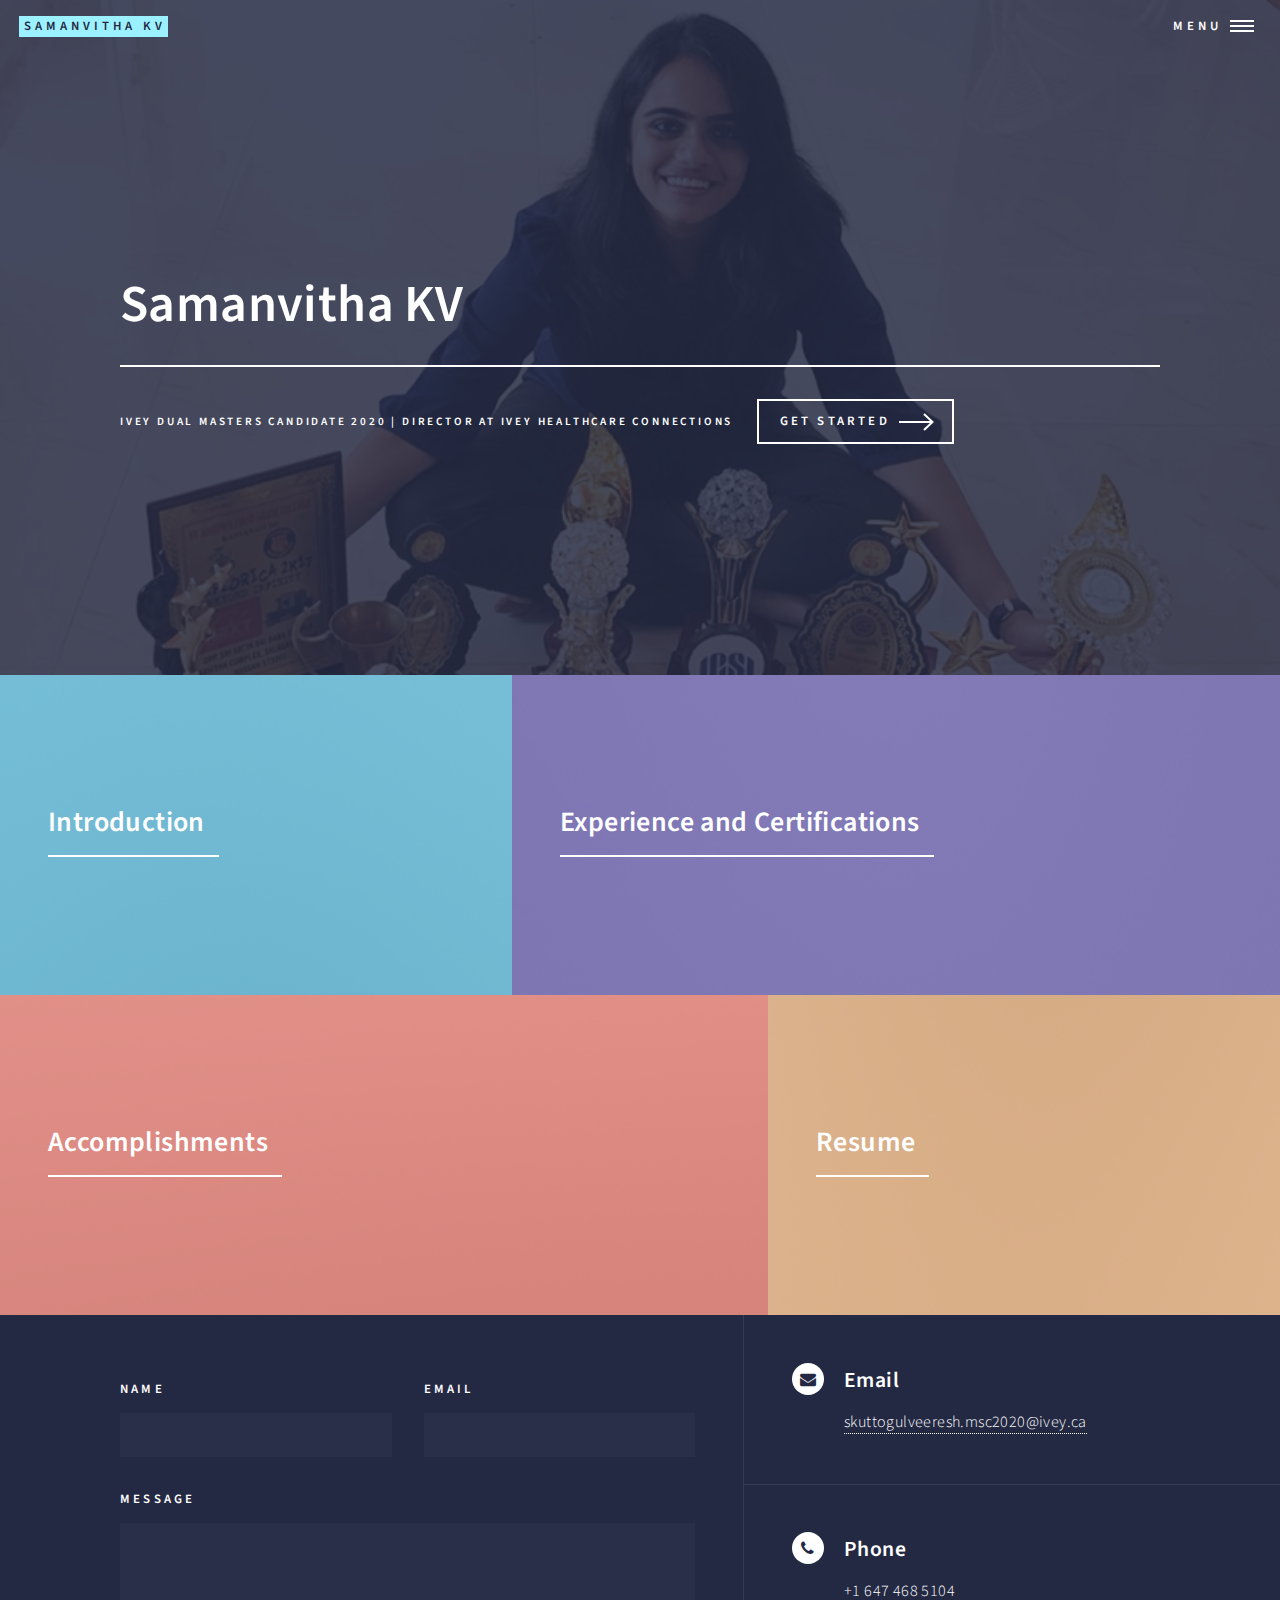
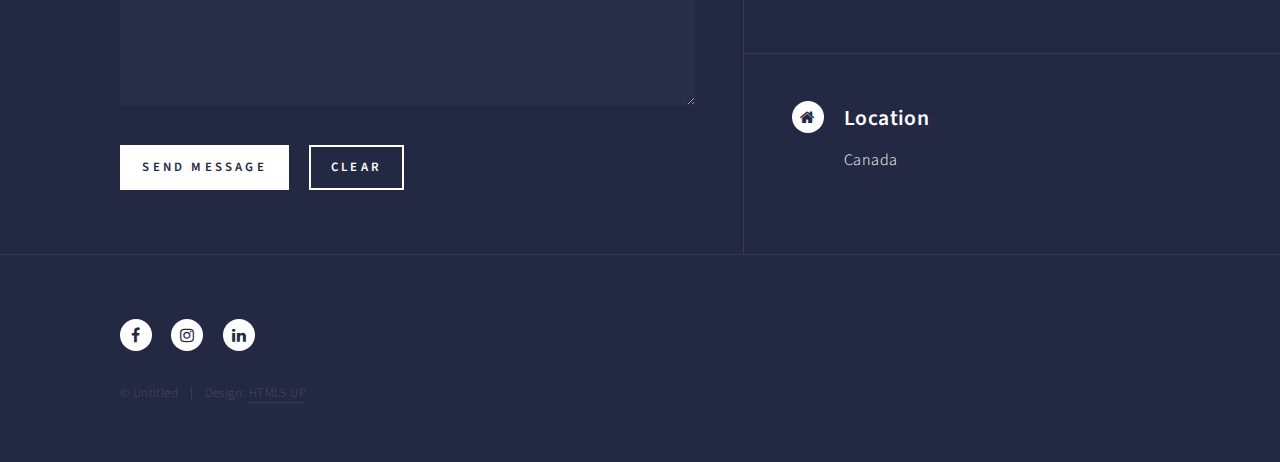
<file: index.html>
<!DOCTYPE HTML>
<html>
	<head>
		<title>Samanvitha KV</title>
		<meta charset="utf-8" />
		<meta name="viewport" content="width=device-width, initial-scale=1, user-scalable=no" />
		<!--[if lte IE 8]><script src="assets/js/ie/html5shiv.js"></script><![endif]-->
		<link rel="stylesheet" href="assets/css/main.css" />
		<!--[if lte IE 9]><link rel="stylesheet" href="assets/css/ie9.css" /><![endif]-->
		<!--[if lte IE 8]><link rel="stylesheet" href="assets/css/ie8.css" /><![endif]-->
	</head>
	<body>

		<!-- Wrapper -->
			<div id="wrapper">

				<!-- Header -->
					<header id="header" class="alt">
						<a href="index.html" class="logo"><strong>Samanvitha KV</strong></a>
						<nav>
							<a href="#menu">Menu</a>
						</nav>
					</header>

				<!-- Menu -->
					<nav id="menu">
						<ul class="links">
							<li><a href="index.html">Home</a></li>
						</ul>
						<ul class="actions vertical">
							<li><a href="#" class="button special fit">Get Started</a></li>
							<li><a href="#" class="button fit">Log In</a></li>
						</ul>
					</nav>

				<!-- Banner -->
					<section id="banner" class="major">
						<div class="inner">
							<header class="major">
								<h1>Samanvitha KV</h1>
							</header>
							<div class="content">
								<p>Ivey Dual Masters candidate 2020 | Director at Ivey Healthcare Connections</p>
								<ul class="actions">
									<li><a href="#one" class="button next scrolly">Get Started</a></li>
								</ul>
							</div>
						</div>
					</section>

				<!-- Main -->
					<div id="main">

						<!-- One -->
							<section id="one" class="tiles">
								<article>
									<span class="image">
										<img src="images/pic01.jpg" alt="" />
									</span>
									<header class="major">
										<h3><a href="intro.html" class="link">Introduction</a></h3>
										<p></p>
									</header>
								</article>
								<article>
									<span class="image">
										<img src="images/pic02.jpg" alt="" />
									</span>
									<header class="major">
										<h3><a href="courses.html" class="link">Experience and Certifications</a></h3>
										<p></p>
									</header>
								</article>
								<article>
									<span class="image">
										<img src="images/pic03.jpg" alt="" />
									</span>
									<header class="major">
										<h3><a href="accomplishments.html" class="link">Accomplishments</a></h3>
										<p></p>
									</header>
								</article>
								<article>
									<span class="image">
										<img src="images/pic04.jpg" alt="" />
									</span>
									<header class="major">
										<h3><a href="https://drive.google.com/file/d/1hBl7M-9-ZHPec3iiG5FnE8XUJM63Ji00/view?usp=sharing" class="link">Resume</a></h3>
										<p></p>
									</header>
								</article>
								
							</section>

					</div>

				<!-- Contact -->
					<section id="contact">
						<div class="inner">
							<section>
								<form method="post" action="#">
									<div class="field half first">
										<label for="name">Name</label>
										<input type="text" name="name" id="name" />
									</div>
									<div class="field half">
										<label for="email">Email</label>
										<input type="text" name="email" id="email" />
									</div>
									<div class="field">
										<label for="message">Message</label>
										<textarea name="message" id="message" rows="6"></textarea>
									</div>
									<ul class="actions">
										<li><input type="submit" value="Send Message" class="special" /></li>
										<li><input type="reset" value="Clear" /></li>
									</ul>
								</form>
							</section>
							<section class="split">
								<section>
									<div class="contact-method">
										<span class="icon alt fa-envelope"></span>
										<h3>Email</h3>
										<a href="#">skuttogulveeresh.msc2020@ivey.ca</a>
									</div>
								</section>
								<section>
									<div class="contact-method">
										<span class="icon alt fa-phone"></span>
										<h3>Phone</h3>
										<span>+1 647 468 5104</span>
									</div>
								</section>
								<section>
									<div class="contact-method">
										<span class="icon alt fa-home"></span>
										<h3>Location</h3>
										<span>Canada<br />
									</div>
								</section>
							</section>
						</div>
					</section>

				<!-- Footer -->
					<footer id="footer">
						<div class="inner">
							<ul class="icons">
								<li><a href="https://m.facebook.com/samanvitha.kv" class="icon alt fa-facebook"><span class="label">Facebook</span></a></li>
								<li><a href="https://www.instagram.com/samanvitha97/" class="icon alt fa-instagram"><span class="label">Instagram</span></a></li>
								<li><a href="https://www.linkedin.com/in/samanvitha-kv-a401aa135" class="icon alt fa-linkedin"><span class="label">LinkedIn</span></a></li>
							</ul>
							<ul class="copyright">
								<li>&copy; Untitled</li><li>Design: <a href="https://html5up.net">HTML5 UP</a></li>
							</ul>
						</div>
					</footer>

			</div>

		<!-- Scripts -->
			<script src="assets/js/jquery.min.js"></script>
			<script src="assets/js/jquery.scrolly.min.js"></script>
			<script src="assets/js/jquery.scrollex.min.js"></script>
			<script src="assets/js/skel.min.js"></script>
			<script src="assets/js/util.js"></script>
			<!--[if lte IE 8]><script src="assets/js/ie/respond.min.js"></script><![endif]-->
			<script src="assets/js/main.js"></script>

	</body>
</html>
</file>
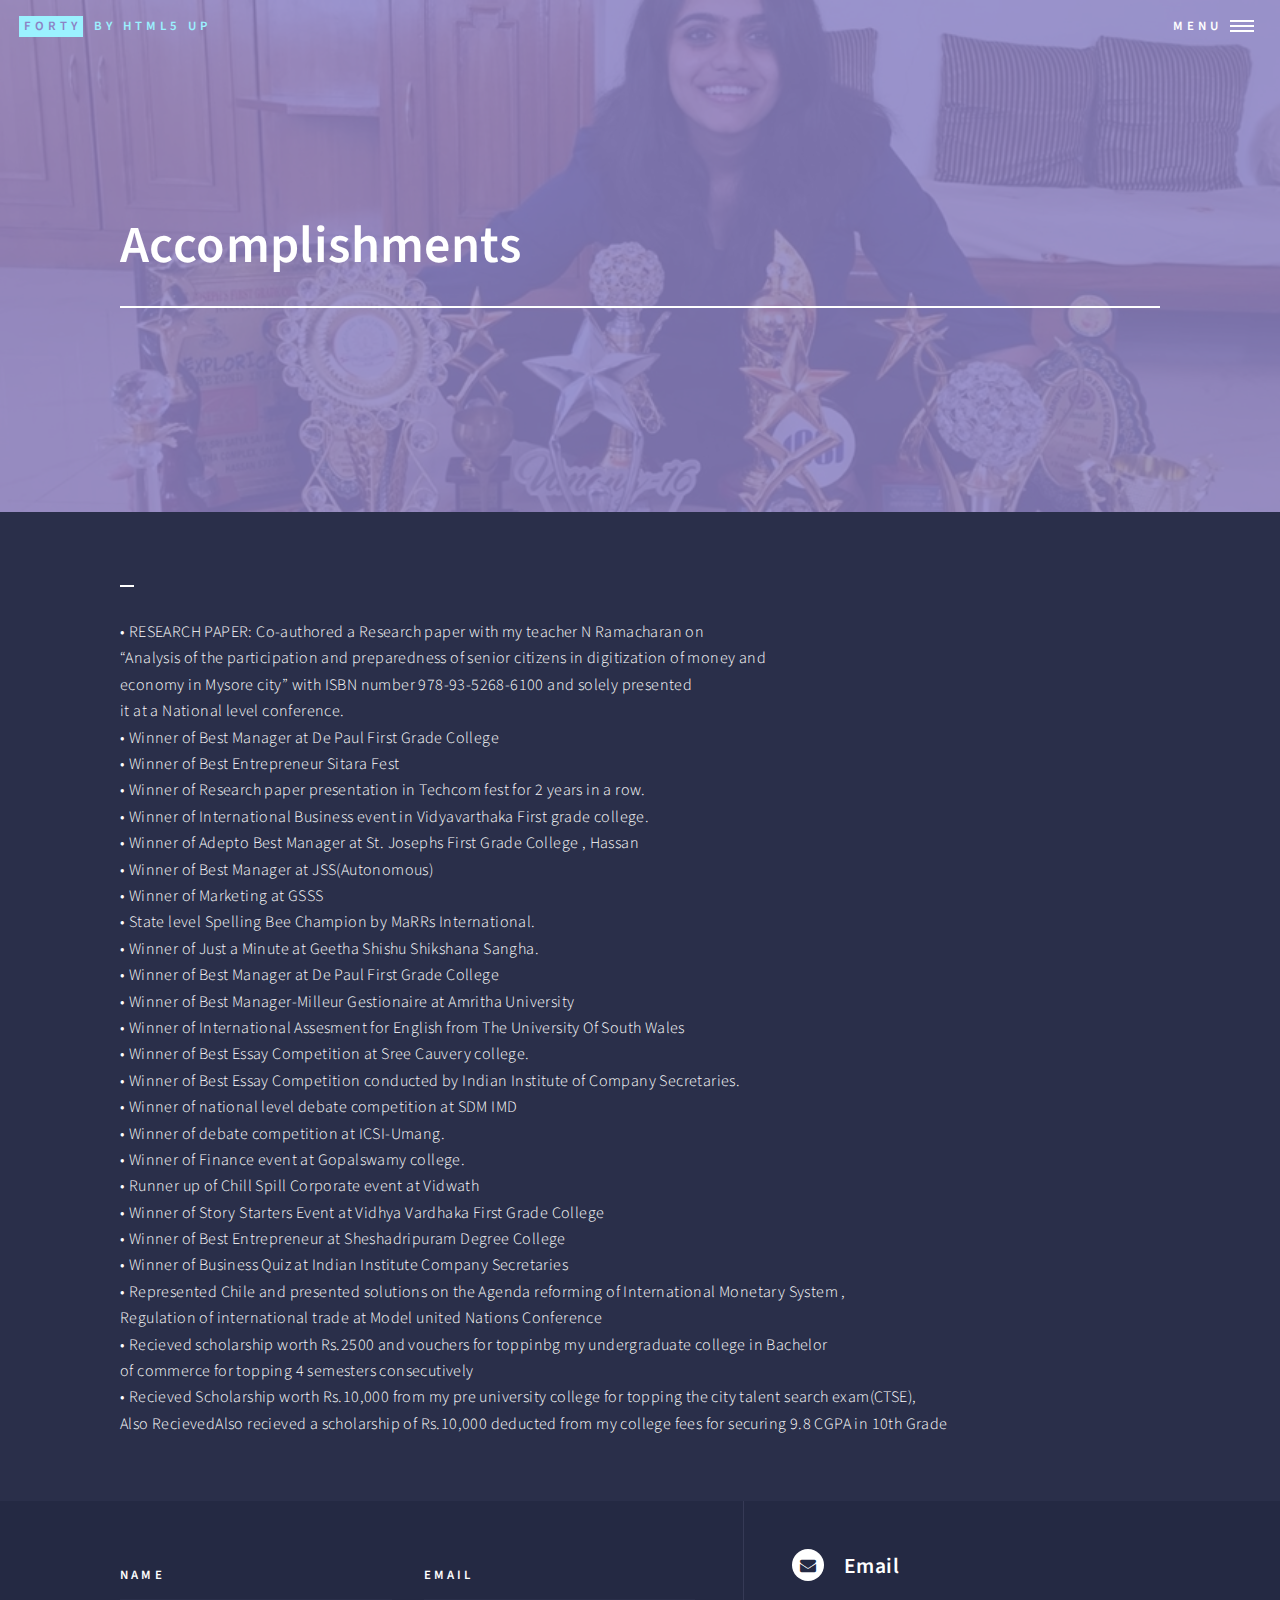
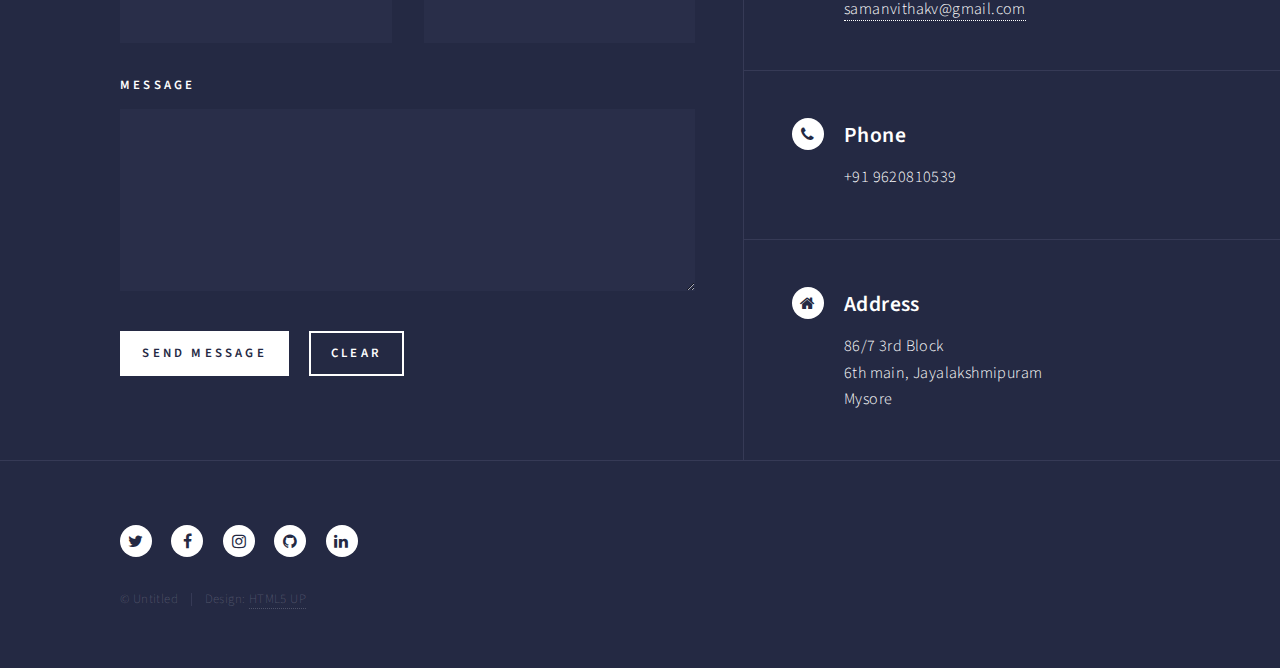
<file: accomplishments.html>
<!DOCTYPE HTML>
<!--
	Forty by HTML5 UP
	html5up.net | @ajlkn
	Free for personal and commercial use under the CCA 3.0 license (html5up.net/license)
-->
<html>
	<head>
		<title>Landing - Forty by HTML5 UP</title>
		<meta charset="utf-8" />
		<meta name="viewport" content="width=device-width, initial-scale=1, user-scalable=no" />
		<!--[if lte IE 8]><script src="assets/js/ie/html5shiv.js"></script><![endif]-->
		<link rel="stylesheet" href="assets/css/main.css" />
		<!--[if lte IE 9]><link rel="stylesheet" href="assets/css/ie9.css" /><![endif]-->
		<!--[if lte IE 8]><link rel="stylesheet" href="assets/css/ie8.css" /><![endif]-->
	</head>
	<body>

		<!-- Wrapper -->
			<div id="wrapper">

				<!-- Header -->
				<!-- Note: The "styleN" class below should match that of the banner element. -->
					<header id="header" class="alt style2">
						<a href="index.html" class="logo"><strong>Forty</strong> <span>by HTML5 UP</span></a>
						<nav>
							<a href="#menu">Menu</a>
						</nav>
					</header>

				<!-- Menu -->
					<nav id="menu">
						<ul class="links">
							<li><a href="index.html">Home</a></li>
							<li><a href="landing.html">Landing</a></li>
							<li><a href="generic.html">Generic</a></li>
							<li><a href="elements.html">Elements</a></li>
						</ul>
						<ul class="actions vertical">
							<li><a href="#" class="button special fit">Get Started</a></li>
							<li><a href="#" class="button fit">Log In</a></li>
						</ul>
					</nav>

				<!-- Banner -->
				<!-- Note: The "styleN" class below should match that of the header element. -->
					<section id="banner" class="style2">
						<div class="inner">
							<span class="image">
								<img src="images/samtrophies.jpg" alt="" />
							</span>
							<header class="major">
								<h1>Accomplishments</h1>
							</header>
							<div class="content">
								<p></p>
							</div>
						</div>
					</section>

				<!-- Main -->
					<div id="main">

						<!-- One -->
							<section id="one">
								<div class="inner">
									<header class="major">
										<h2></h2>
									</header>
									<p>
•       RESEARCH PAPER: Co-authored a Research paper with my teacher N Ramacharan on <br />“Analysis of the participation and preparedness of senior citizens in digitization of money and <br /> economy in Mysore city” with ISBN number 978-93-5268-6100 and solely presented <br /> it at a National level conference.<br />
•	Winner of Best Manager at De Paul First Grade College<br />
•	Winner of Best Entrepreneur Sitara Fest <br />
•	Winner of Research paper presentation in Techcom fest for 2 years in a row.<br />
•	Winner of International Business event in Vidyavarthaka First grade college. <br />
•	Winner of Adepto Best Manager at St. Josephs First Grade College , Hassan<br />
•	Winner of Best Manager at JSS(Autonomous)<br />
•	Winner of Marketing at GSSS <br />		
•       State level Spelling Bee Champion by MaRRs International.<br />
•	Winner of Just a Minute at Geetha Shishu Shikshana Sangha.<br />
•	Winner of Best Manager at De Paul First Grade College<br />
•	Winner of Best Manager-Milleur Gestionaire at Amritha University<br />	
•	Winner of International Assesment for English from The University Of South Wales<br />
•	Winner of Best Essay Competition at Sree Cauvery college.<br />										
•	Winner of Best Essay Competition conducted by Indian Institute of Company Secretaries.<br />
•	Winner of national level debate competition at SDM IMD<br />
•	Winner of debate competition at ICSI-Umang.<br />
•	Winner of Finance event at Gopalswamy college. <br />
•	Runner up of Chill Spill Corporate event at Vidwath <br />
•	Winner of Story Starters Event at Vidhya Vardhaka First Grade College <br />
•	Winner of Best Entrepreneur at Sheshadripuram Degree College <br />
•	Winner of Business Quiz at Indian Institute Company Secretaries <br />
•	Represented Chile and presented solutions on the Agenda reforming of International Monetary System , <br />Regulation of international trade at Model united Nations Conference <br />
•	Recieved scholarship worth Rs.2500 and vouchers for toppinbg my undergraduate college in Bachelor <br /> of commerce for topping 4 semesters consecutively <br />
•	Recieved Scholarship worth Rs.10,000 from my pre university college for topping the city talent search exam(CTSE), <br /> Also RecievedAlso recieved a scholarship of Rs.10,000 deducted from my college fees for securing 9.8 CGPA in 10th Grade
									</p>
								</div>
							</section>

					</div>

				<!-- Contact -->
					<section id="contact">
						<div class="inner">
							<section>
								<form method="post" action="#">
									<div class="field half first">
										<label for="name">Name</label>
										<input type="text" name="name" id="name" />
									</div>
									<div class="field half">
										<label for="email">Email</label>
										<input type="text" name="email" id="email" />
									</div>
									<div class="field">
										<label for="message">Message</label>
										<textarea name="message" id="message" rows="6"></textarea>
									</div>
									<ul class="actions">
										<li><input type="submit" value="Send Message" class="special" /></li>
										<li><input type="reset" value="Clear" /></li>
									</ul>
								</form>
							</section>
							<section class="split">
								<section>
									<div class="contact-method">
										<span class="icon alt fa-envelope"></span>
										<h3>Email</h3>
										<a href="#">samanvithakv@gmail.com</a>
									</div>
								</section>
								<section>
									<div class="contact-method">
										<span class="icon alt fa-phone"></span>
										<h3>Phone</h3>
										<span>+91 9620810539</span>
									</div>
								</section>
								<section>
									<div class="contact-method">
										<span class="icon alt fa-home"></span>
										<h3>Address</h3>
										<span>86/7 3rd Block<br />
										6th main, Jayalakshmipuram<br />
										Mysore</span>
									</div>
								</section>
							</section>
						</div>
					</section>

				<!-- Footer -->
					<footer id="footer">
						<div class="inner">
							<ul class="icons">
								<li><a href="#" class="icon alt fa-twitter"><span class="label">Twitter</span></a></li>
								<li><a href="#" class="icon alt fa-facebook"><span class="label">Facebook</span></a></li>
								<li><a href="#" class="icon alt fa-instagram"><span class="label">Instagram</span></a></li>
								<li><a href="#" class="icon alt fa-github"><span class="label">GitHub</span></a></li>
								<li><a href="#" class="icon alt fa-linkedin"><span class="label">LinkedIn</span></a></li>
							</ul>
							<ul class="copyright">
								<li>&copy; Untitled</li><li>Design: <a href="https://html5up.net">HTML5 UP</a></li>
							</ul>
						</div>
					</footer>

			</div>

		<!-- Scripts -->
			<script src="assets/js/jquery.min.js"></script>
			<script src="assets/js/jquery.scrolly.min.js"></script>
			<script src="assets/js/jquery.scrollex.min.js"></script>
			<script src="assets/js/skel.min.js"></script>
			<script src="assets/js/util.js"></script>
			<!--[if lte IE 8]><script src="assets/js/ie/respond.min.js"></script><![endif]-->
			<script src="assets/js/main.js"></script>

	</body>
</html>
</file>
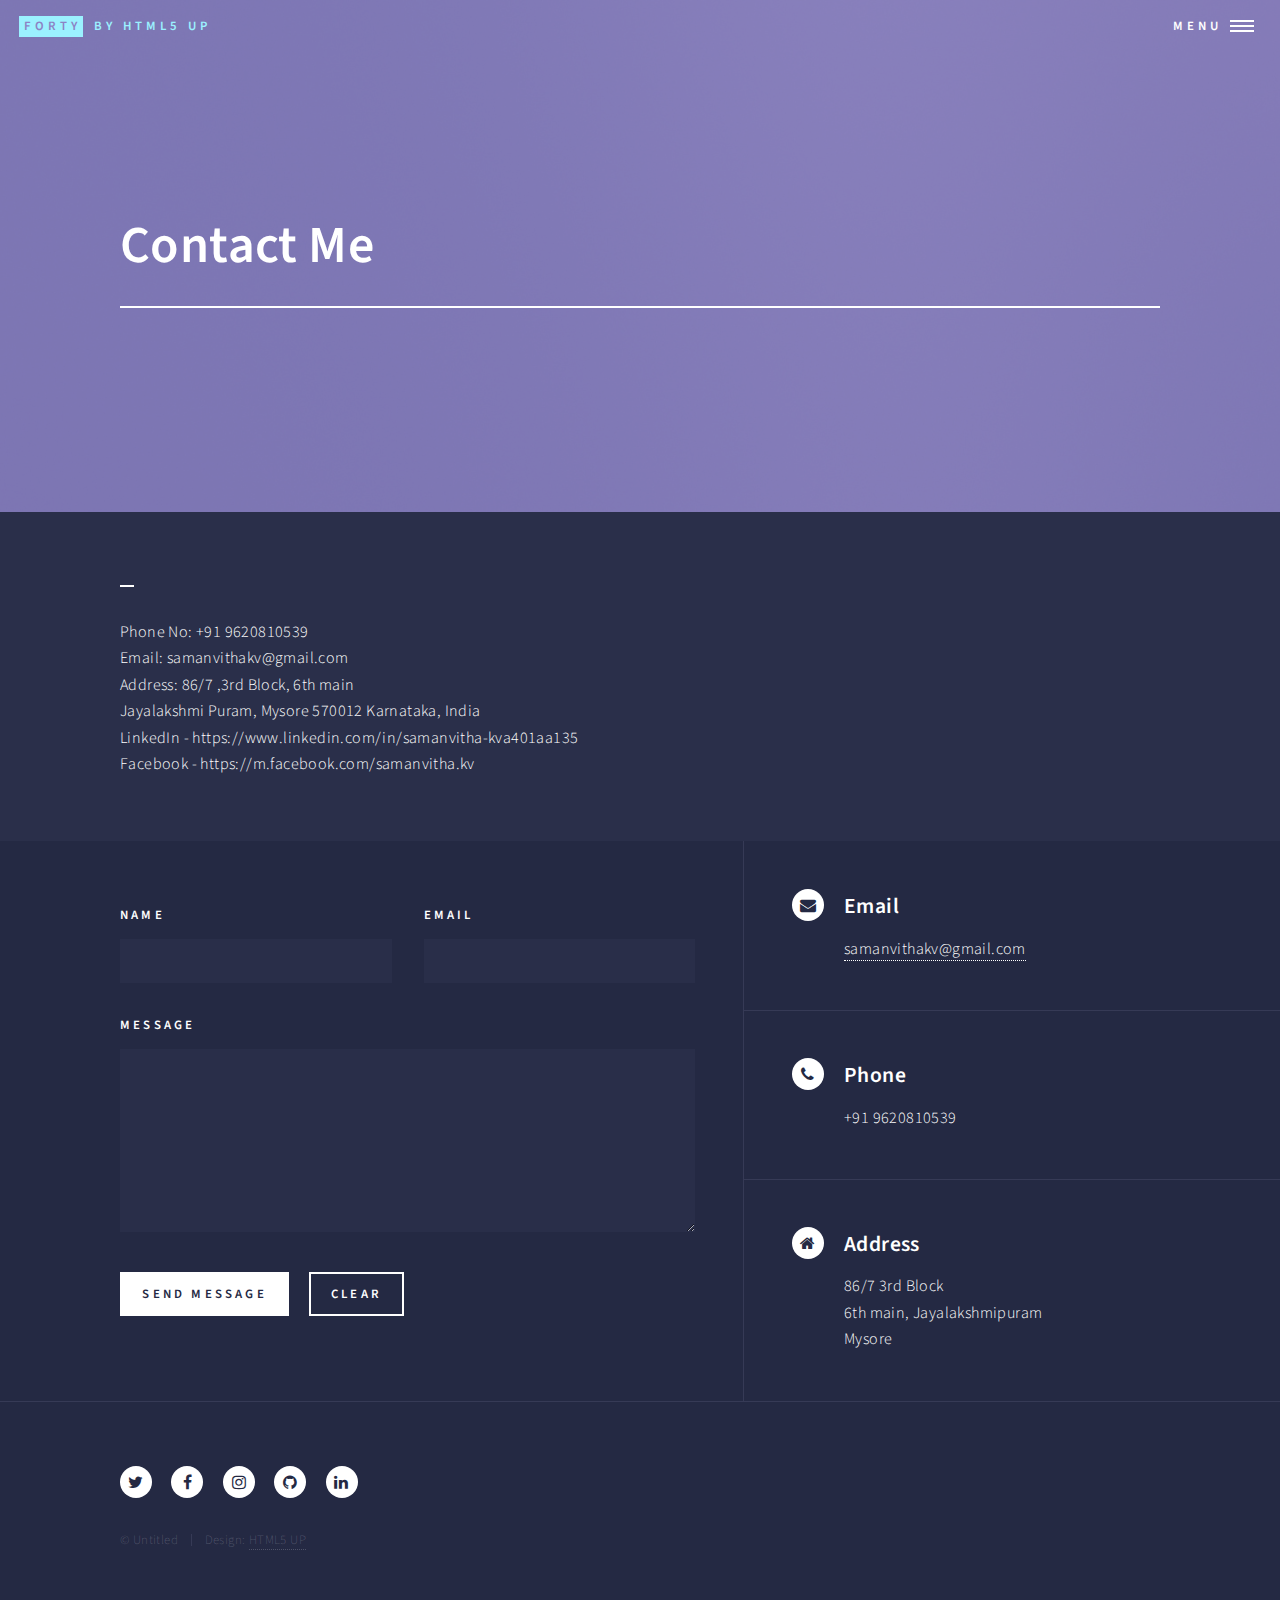
<file: contact.html>
<!DOCTYPE HTML>
<!--
	Forty by HTML5 UP
	html5up.net | @ajlkn
	Free for personal and commercial use under the CCA 3.0 license (html5up.net/license)
-->
<html>
	<head>
		<title>Landing - Forty by HTML5 UP</title>
		<meta charset="utf-8" />
		<meta name="viewport" content="width=device-width, initial-scale=1, user-scalable=no" />
		<!--[if lte IE 8]><script src="assets/js/ie/html5shiv.js"></script><![endif]-->
		<link rel="stylesheet" href="assets/css/main.css" />
		<!--[if lte IE 9]><link rel="stylesheet" href="assets/css/ie9.css" /><![endif]-->
		<!--[if lte IE 8]><link rel="stylesheet" href="assets/css/ie8.css" /><![endif]-->
	</head>
	<body>

		<!-- Wrapper -->
			<div id="wrapper">

				<!-- Header -->
				<!-- Note: The "styleN" class below should match that of the banner element. -->
					<header id="header" class="alt style2">
						<a href="index.html" class="logo"><strong>Forty</strong> <span>by HTML5 UP</span></a>
						<nav>
							<a href="#menu">Menu</a>
						</nav>
					</header>

				<!-- Menu -->
					<nav id="menu">
						<ul class="links">
							<li><a href="index.html">Home</a></li>
							<li><a href="landing.html">Landing</a></li>
							<li><a href="generic.html">Generic</a></li>
							<li><a href="elements.html">Elements</a></li>
						</ul>
						<ul class="actions vertical">
							<li><a href="#" class="button special fit">Get Started</a></li>
							<li><a href="#" class="button fit">Log In</a></li>
						</ul>
					</nav>

				<!-- Banner -->
				<!-- Note: The "styleN" class below should match that of the header element. -->
					<section id="banner" class="style2">
						<div class="inner">
							<span class="image">
								<img src="images/pic07.jpg" alt="" />
							</span>
							<header class="major">
								<h1>Contact Me</h1>
							</header>
							<div class="content">
								<p></p>
							</div>
						</div>
					</section>

				<!-- Main -->
					<div id="main">

						<!-- One -->
							<section id="one">
								<div class="inner">
									<header class="major">
										<h2></h2>
									</header>
									<p>Phone No: +91 9620810539 <br />
								Email: samanvithakv@gmail.com<br />
								Address: 86/7 ,3rd Block, 6th main <br />Jayalakshmi Puram, Mysore 570012
								Karnataka, India <br />LinkedIn - https://www.linkedin.com/in/samanvitha-kva401aa135 <br />
									Facebook - https://m.facebook.com/samanvitha.kv</p>
								</div>
							</section>

					</div>

				<!-- Contact -->
					<section id="contact">
						<div class="inner">
							<section>
								<form method="post" action="#">
									<div class="field half first">
										<label for="name">Name</label>
										<input type="text" name="name" id="name" />
									</div>
									<div class="field half">
										<label for="email">Email</label>
										<input type="text" name="email" id="email" />
									</div>
									<div class="field">
										<label for="message">Message</label>
										<textarea name="message" id="message" rows="6"></textarea>
									</div>
									<ul class="actions">
										<li><input type="submit" value="Send Message" class="special" /></li>
										<li><input type="reset" value="Clear" /></li>
									</ul>
								</form>
							</section>
							<section class="split">
								<section>
									<div class="contact-method">
										<span class="icon alt fa-envelope"></span>
										<h3>Email</h3>
										<a href="#">samanvithakv@gmail.com</a>
									</div>
								</section>
								<section>
									<div class="contact-method">
										<span class="icon alt fa-phone"></span>
										<h3>Phone</h3>
										<span>+91 9620810539</span>
									</div>
								</section>
								<section>
									<div class="contact-method">
										<span class="icon alt fa-home"></span>
										<h3>Address</h3>
										<span>86/7 3rd Block<br />
										6th main, Jayalakshmipuram<br />
										Mysore</span>
									</div>
								</section>
							</section>
						</div>
					</section>

				<!-- Footer -->
					<footer id="footer">
						<div class="inner">
							<ul class="icons">
								<li><a href="https://twitter.com/samanvitha_kv" class="icon alt fa-twitter"><span class="label">Twitter</span></a></li>
								<li><a href="https://m.facebook.com/samanvitha.kv" class="icon alt fa-facebook"><span class="label">Facebook</span></a></li>
								<li><a href="https://www.instagram.com/samanvitha97/?hl=en" class="icon alt fa-instagram"><span class="label">Instagram</span></a></li>
								<li><a href="https://github.com/SamanvithaKV" class="icon alt fa-github"><span class="label">GitHub</span></a></li>
								<li><a href="https://www.linkedin.com/in/samanvitha-kv" class="icon alt fa-linkedin"><span class="label">LinkedIn</span></a></li>
							</ul>
							<ul class="copyright">
								<li>&copy; Untitled</li><li>Design: <a href="https://html5up.net">HTML5 UP</a></li>
							</ul>
						</div>
					</footer>

			</div>

		<!-- Scripts -->
			<script src="assets/js/jquery.min.js"></script>
			<script src="assets/js/jquery.scrolly.min.js"></script>
			<script src="assets/js/jquery.scrollex.min.js"></script>
			<script src="assets/js/skel.min.js"></script>
			<script src="assets/js/util.js"></script>
			<!--[if lte IE 8]><script src="assets/js/ie/respond.min.js"></script><![endif]-->
			<script src="assets/js/main.js"></script>

	</body>
</html>
</file>
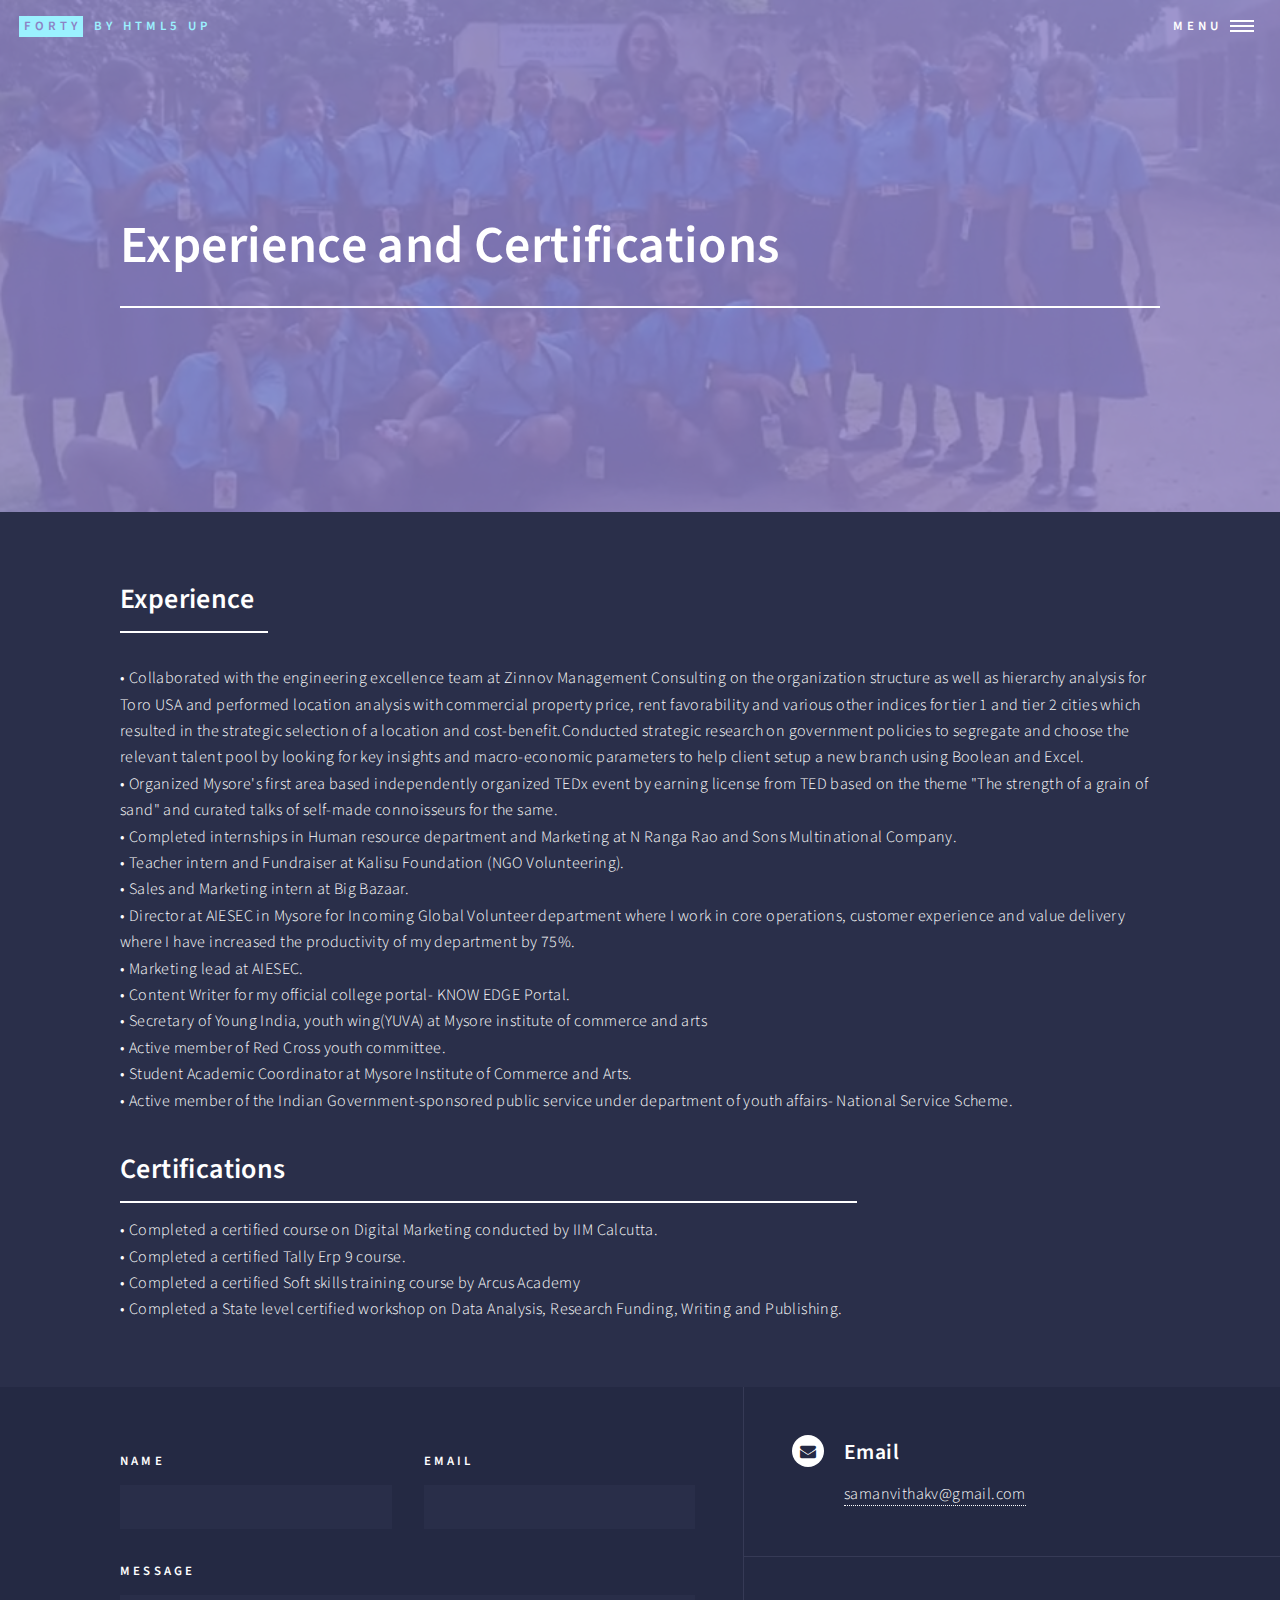
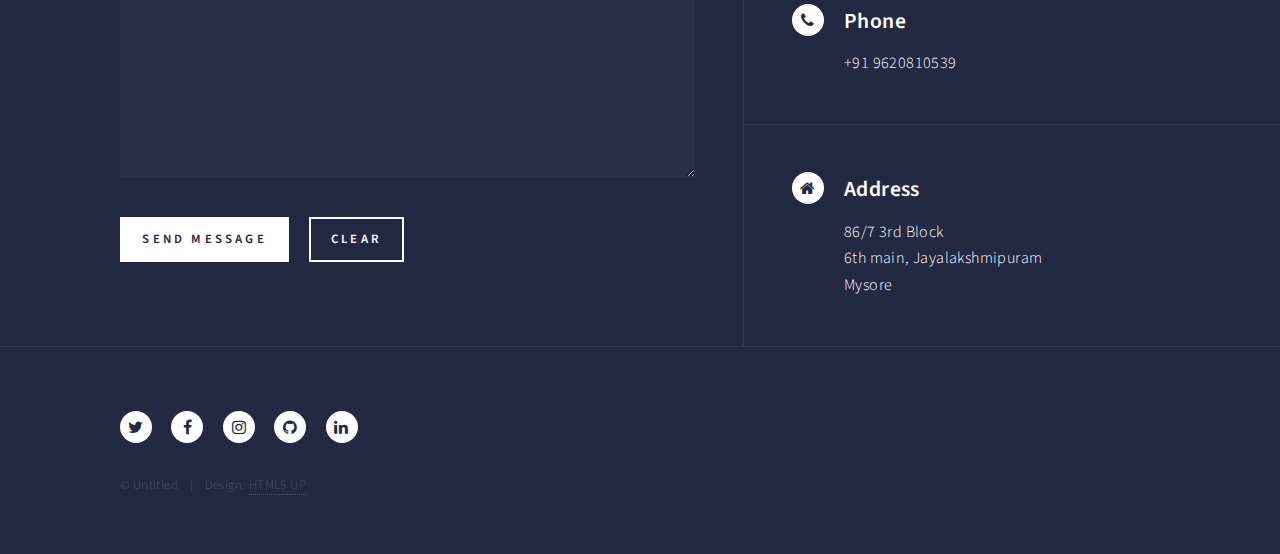
<file: courses.html>
<!DOCTYPE HTML>
<!--
	Forty by HTML5 UP
	html5up.net | @ajlkn
	Free for personal and commercial use under the CCA 3.0 license (html5up.net/license)
-->
<html>
	<head>
		<title>Landing - Forty by HTML5 UP</title>
		<meta charset="utf-8" />
		<meta name="viewport" content="width=device-width, initial-scale=1, user-scalable=no" />
		<!--[if lte IE 8]><script src="assets/js/ie/html5shiv.js"></script><![endif]-->
		<link rel="stylesheet" href="assets/css/main.css" />
		<!--[if lte IE 9]><link rel="stylesheet" href="assets/css/ie9.css" /><![endif]-->
		<!--[if lte IE 8]><link rel="stylesheet" href="assets/css/ie8.css" /><![endif]-->
	</head>
	<body>

		<!-- Wrapper -->
			<div id="wrapper">

				<!-- Header -->
				<!-- Note: The "styleN" class below should match that of the banner element. -->
					<header id="header" class="alt style2">
						<a href="index.html" class="logo"><strong>Forty</strong> <span>by HTML5 UP</span></a>
						<nav>
							<a href="#menu">Menu</a>
						</nav>
					</header>

				<!-- Menu -->
					<nav id="menu">
						<ul class="links">
							<li><a href="index.html">Home</a></li>
							<li><a href="landing.html">Landing</a></li>
							<li><a href="generic.html">Generic</a></li>
							<li><a href="elements.html">Elements</a></li>
						</ul>
						<ul class="actions vertical">
							<li><a href="#" class="button special fit">Get Started</a></li>
							<li><a href="#" class="button fit">Log In</a></li>
						</ul>
					</nav>

				<!-- Banner -->
				<!-- Note: The "styleN" class below should match that of the header element. -->
					<section id="banner" class="style2">
						<div class="inner">
							<span class="image">
								<img src="images/blursamandkids.jpg" alt="" />
							</span>
							<header class="major">
								<h1>Experience and Certifications</h1>
							</header>
							<div class="content">
								<p>
								</p>
							</div>
						</div>
					</section>

				<!-- Main -->
					<div id="main">

						<!-- One -->
							<section id="one">
								<div class="inner">
									<header class="major">
										<h2>Experience</h2>
									</header>
									<p> • Collaborated with the engineering excellence team at Zinnov Management Consulting on the organization structure as well as hierarchy analysis for
Toro USA and performed location analysis with commercial property price, rent favorability and various other indices for tier 1 and tier 2 cities which resulted in the strategic selection of a location and cost-benefit.Conducted strategic research on government policies to segregate and choose the relevant talent pool by looking for key insights and macro-economic parameters to help client setup a new branch using Boolean and Excel. <br/>
									• Organized Mysore's first area based independently organized TEDx event by earning license from TED based on the
theme "The strength of a grain of sand" and curated talks of self-made connoisseurs for the same.</br>
									• Completed internships in Human resource department and Marketing at N Ranga Rao and Sons Multinational Company.<br />
									• Teacher intern and Fundraiser at Kalisu Foundation (NGO Volunteering).<br />
									• Sales and Marketing intern at Big Bazaar.<br />
									• Director at AIESEC in Mysore for Incoming Global Volunteer department where I work in core operations, customer experience and value delivery where I have increased the productivity of my department by 75%.<br />
									• Marketing lead at AIESEC.<br />
									• Content Writer for my official college portal- KNOW EDGE Portal.<br /> 
									• Secretary of Young India, youth wing(YUVA) at Mysore institute of commerce and arts<br />
									• Active member of Red Cross youth committee. <br />
									• Student Academic Coordinator at Mysore Institute of Commerce and Arts.<br />
									• Active member of the Indian Government-sponsored public service under department of youth affairs- National Service Scheme.<br />

									
</p>
									<header class="major">
										<h2>Certifications</h2>
										• Completed a certified course on Digital Marketing conducted by IIM Calcutta.<br />
• Completed a certified Tally Erp 9 course.<br /> 
• Completed a certified Soft skills training course by Arcus Academy <br />
• Completed a State level certified workshop on Data Analysis, Research Funding, Writing and Publishing.<br /> 
									</header>
								</div>
							</section>

					</div>

				<!-- Contact -->
					<section id="contact">
						<div class="inner">
							<section>
								<form method="post" action="#">
									<div class="field half first">
										<label for="name">Name</label>
										<input type="text" name="name" id="name" />
									</div>
									<div class="field half">
										<label for="email">Email</label>
										<input type="text" name="email" id="email" />
									</div>
									<div class="field">
										<label for="message">Message</label>
										<textarea name="message" id="message" rows="6"></textarea>
									</div>
									<ul class="actions">
										<li><input type="submit" value="Send Message" class="special" /></li>
										<li><input type="reset" value="Clear" /></li>
									</ul>
								</form>
							</section>
							<section class="split">
								<section>
									<div class="contact-method">
										<span class="icon alt fa-envelope"></span>
										<h3>Email</h3>
										<a href="#">samanvithakv@gmail.com</a>
									</div>
								</section>
								<section>
									<div class="contact-method">
										<span class="icon alt fa-phone"></span>
										<h3>Phone</h3>
										<span>+91 9620810539</span>
									</div>
								</section>
								<section>
									<div class="contact-method">
										<span class="icon alt fa-home"></span>
										<h3>Address</h3>
										<span>86/7 3rd Block<br />
										6th main, Jayalakshmipuram<br />
										Mysore</span>
									</div>
								</section>
							</section>
						</div>
					</section>

				<!-- Footer -->
					<footer id="footer">
						<div class="inner">
							<ul class="icons">
								<li><a href="#" class="icon alt fa-twitter"><span class="label">Twitter</span></a></li>
								<li><a href="#" class="icon alt fa-facebook"><span class="label">Facebook</span></a></li>
								<li><a href="#" class="icon alt fa-instagram"><span class="label">Instagram</span></a></li>
								<li><a href="#" class="icon alt fa-github"><span class="label">GitHub</span></a></li>
								<li><a href="#" class="icon alt fa-linkedin"><span class="label">LinkedIn</span></a></li>
							</ul>
							<ul class="copyright">
								<li>&copy; Untitled</li><li>Design: <a href="https://html5up.net">HTML5 UP</a></li>
							</ul>
						</div>
					</footer>

			</div>

		<!-- Scripts -->
			<script src="assets/js/jquery.min.js"></script>
			<script src="assets/js/jquery.scrolly.min.js"></script>
			<script src="assets/js/jquery.scrollex.min.js"></script>
			<script src="assets/js/skel.min.js"></script>
			<script src="assets/js/util.js"></script>
			<!--[if lte IE 8]><script src="assets/js/ie/respond.min.js"></script><![endif]-->
			<script src="assets/js/main.js"></script>

	</body>
</html>
</file>
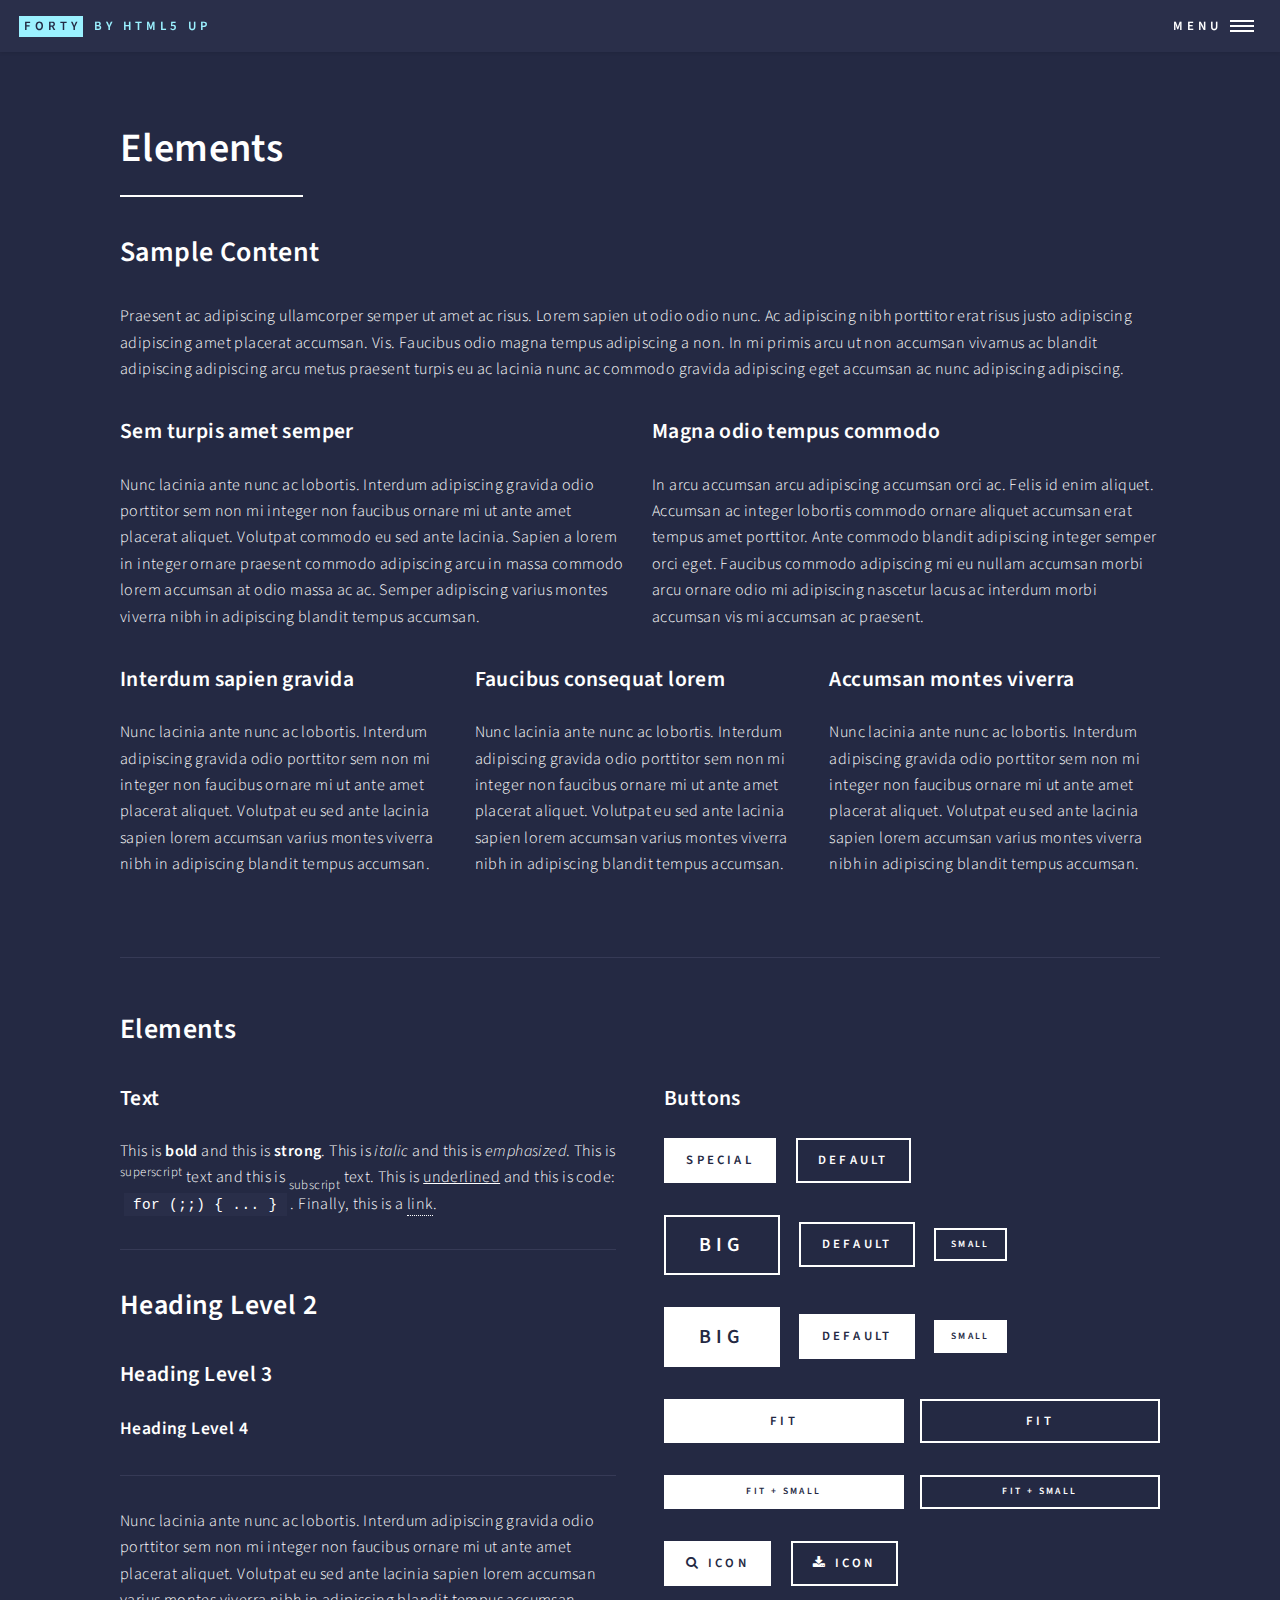
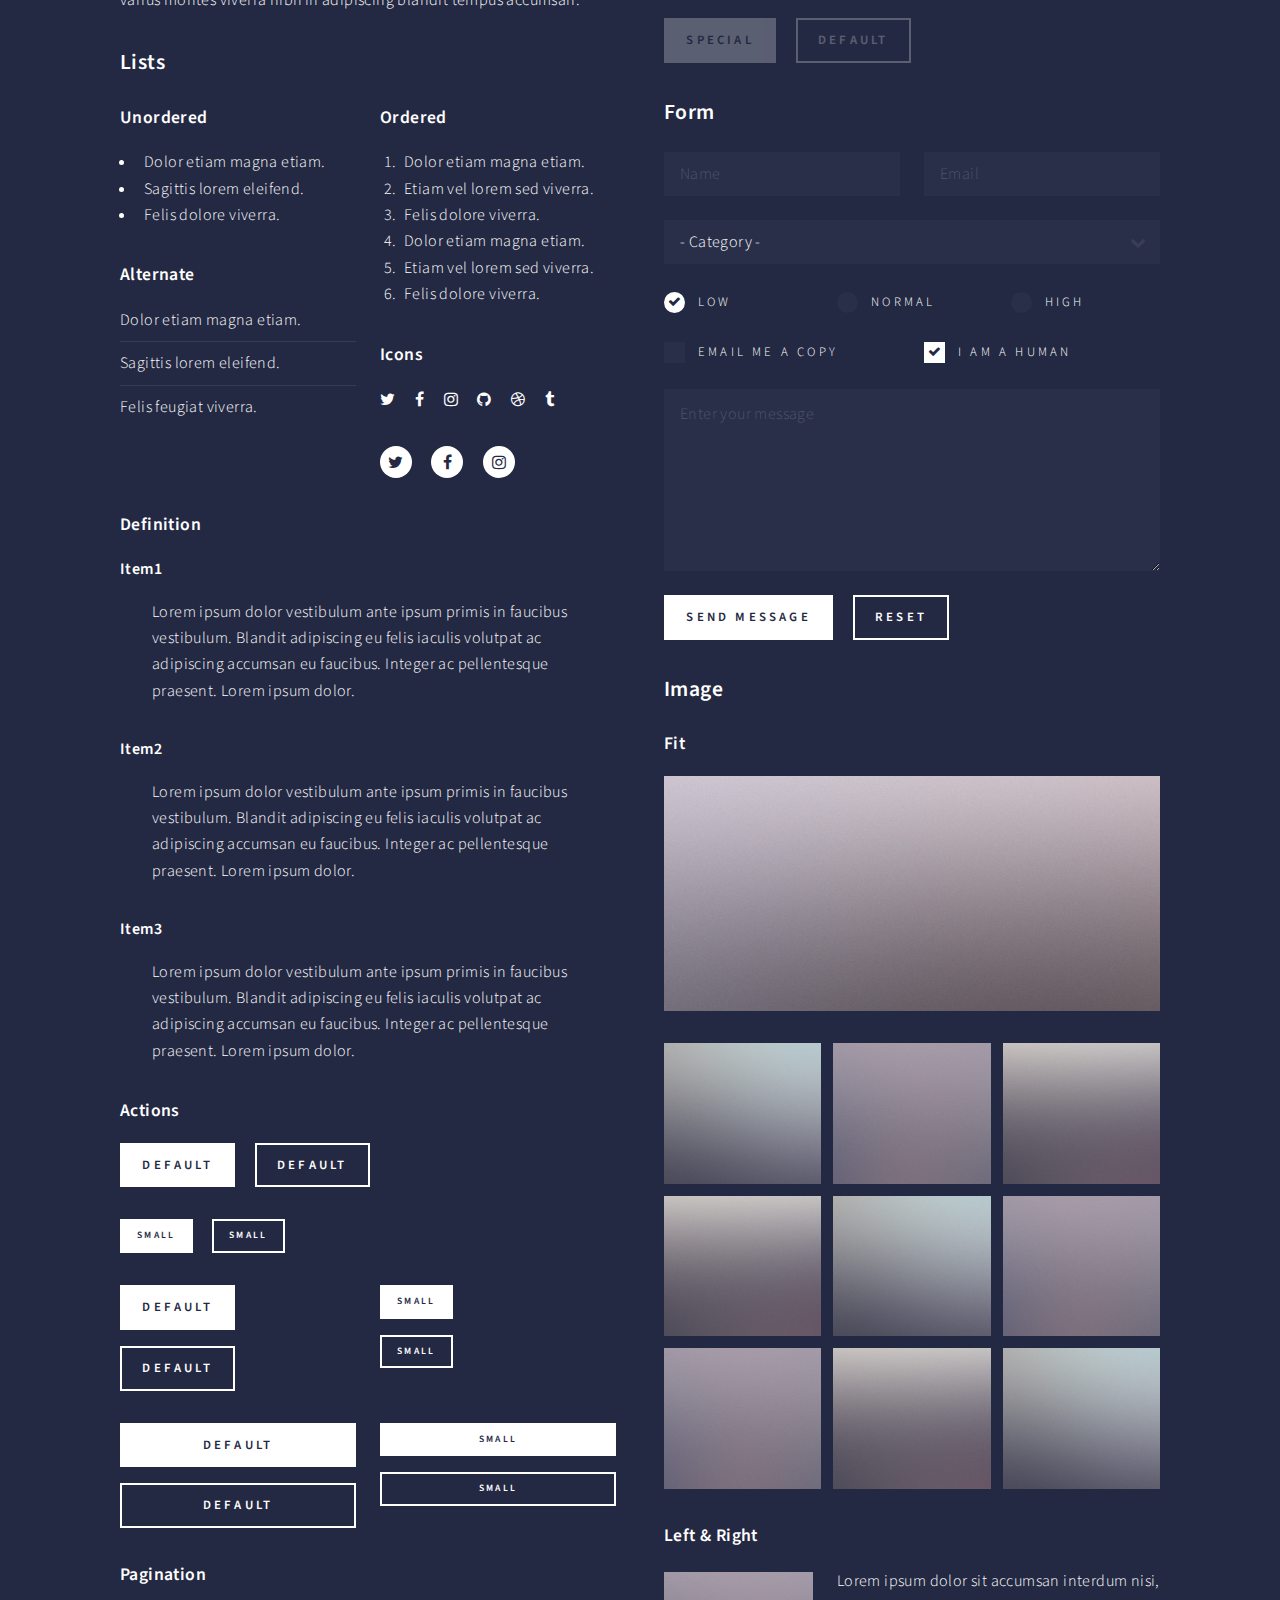
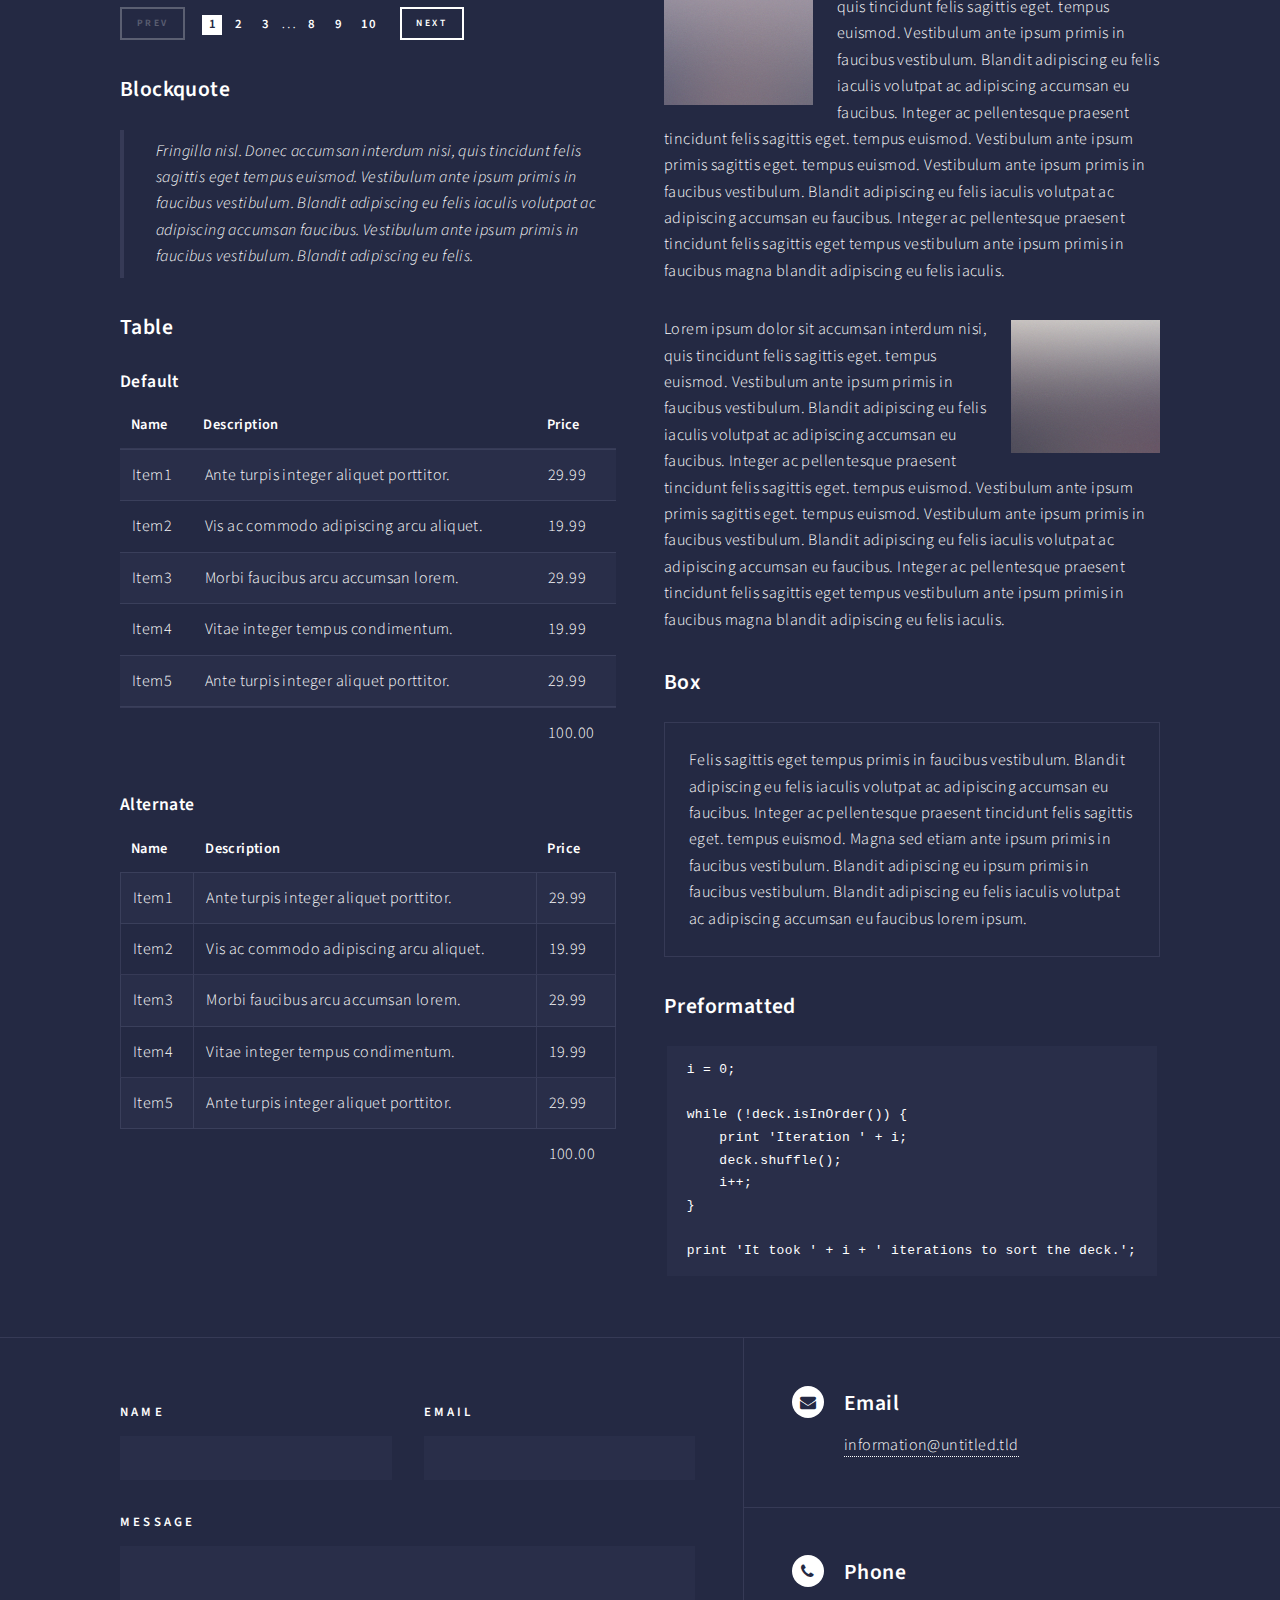
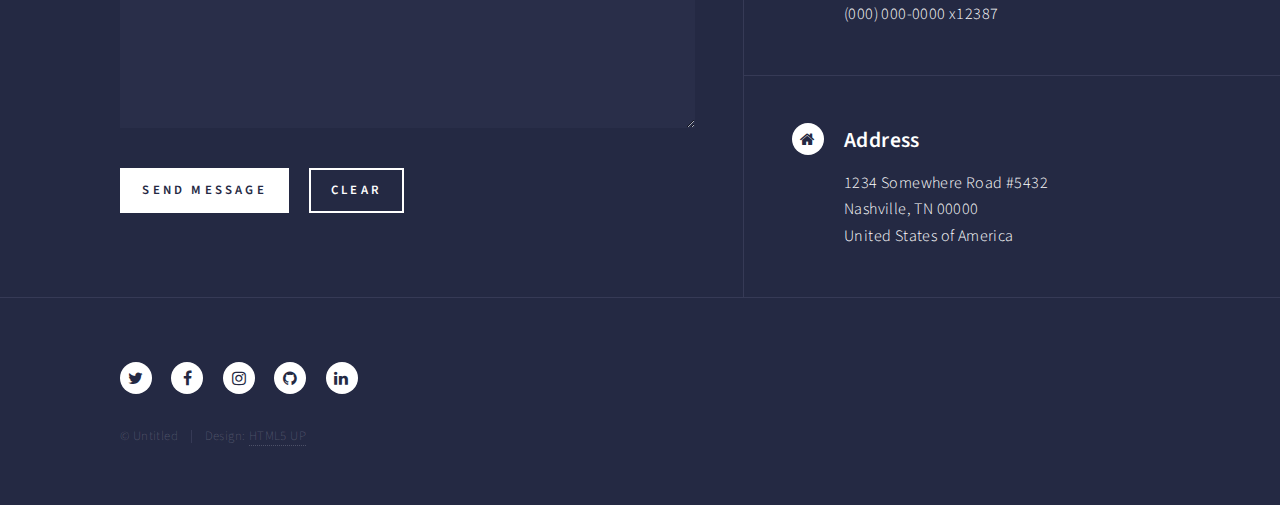
<file: elements.html>
<!DOCTYPE HTML>
<!--
	Forty by HTML5 UP
	html5up.net | @ajlkn
	Free for personal and commercial use under the CCA 3.0 license (html5up.net/license)
-->
<html>
	<head>
		<title>Elements - Forty by HTML5 UP</title>
		<meta charset="utf-8" />
		<meta name="viewport" content="width=device-width, initial-scale=1, user-scalable=no" />
		<!--[if lte IE 8]><script src="assets/js/ie/html5shiv.js"></script><![endif]-->
		<link rel="stylesheet" href="assets/css/main.css" />
		<!--[if lte IE 9]><link rel="stylesheet" href="assets/css/ie9.css" /><![endif]-->
		<!--[if lte IE 8]><link rel="stylesheet" href="assets/css/ie8.css" /><![endif]-->
	</head>
	<body>

		<!-- Wrapper -->
			<div id="wrapper">

				<!-- Header -->
					<header id="header">
						<a href="index.html" class="logo"><strong>Forty</strong> <span>by HTML5 UP</span></a>
						<nav>
							<a href="#menu">Menu</a>
						</nav>
					</header>

				<!-- Menu -->
					<nav id="menu">
						<ul class="links">
							<li><a href="index.html">Home</a></li>
							<li><a href="landing.html">Landing</a></li>
							<li><a href="generic.html">Generic</a></li>
							<li><a href="elements.html">Elements</a></li>
						</ul>
						<ul class="actions vertical">
							<li><a href="#" class="button special fit">Get Started</a></li>
							<li><a href="#" class="button fit">Log In</a></li>
						</ul>
					</nav>

				<!-- Main -->
					<div id="main" class="alt">

						<!-- One -->
							<section id="one">
								<div class="inner">
									<header class="major">
										<h1>Elements</h1>
									</header>

									<!-- Content -->
										<h2 id="content">Sample Content</h2>
										<p>Praesent ac adipiscing ullamcorper semper ut amet ac risus. Lorem sapien ut odio odio nunc. Ac adipiscing nibh porttitor erat risus justo adipiscing adipiscing amet placerat accumsan. Vis. Faucibus odio magna tempus adipiscing a non. In mi primis arcu ut non accumsan vivamus ac blandit adipiscing adipiscing arcu metus praesent turpis eu ac lacinia nunc ac commodo gravida adipiscing eget accumsan ac nunc adipiscing adipiscing.</p>
										<div class="row">
											<div class="6u 12u$(small)">
												<h3>Sem turpis amet semper</h3>
												<p>Nunc lacinia ante nunc ac lobortis. Interdum adipiscing gravida odio porttitor sem non mi integer non faucibus ornare mi ut ante amet placerat aliquet. Volutpat commodo eu sed ante lacinia. Sapien a lorem in integer ornare praesent commodo adipiscing arcu in massa commodo lorem accumsan at odio massa ac ac. Semper adipiscing varius montes viverra nibh in adipiscing blandit tempus accumsan.</p>
											</div>
											<div class="6u$ 12u$(small)">
												<h3>Magna odio tempus commodo</h3>
												<p>In arcu accumsan arcu adipiscing accumsan orci ac. Felis id enim aliquet. Accumsan ac integer lobortis commodo ornare aliquet accumsan erat tempus amet porttitor. Ante commodo blandit adipiscing integer semper orci eget. Faucibus commodo adipiscing mi eu nullam accumsan morbi arcu ornare odio mi adipiscing nascetur lacus ac interdum morbi accumsan vis mi accumsan ac praesent.</p>
											</div>
											<!-- Break -->
											<div class="4u 12u$(medium)">
												<h3>Interdum sapien gravida</h3>
												<p>Nunc lacinia ante nunc ac lobortis. Interdum adipiscing gravida odio porttitor sem non mi integer non faucibus ornare mi ut ante amet placerat aliquet. Volutpat eu sed ante lacinia sapien lorem accumsan varius montes viverra nibh in adipiscing blandit tempus accumsan.</p>
											</div>
											<div class="4u 12u$(medium)">
												<h3>Faucibus consequat lorem</h3>
												<p>Nunc lacinia ante nunc ac lobortis. Interdum adipiscing gravida odio porttitor sem non mi integer non faucibus ornare mi ut ante amet placerat aliquet. Volutpat eu sed ante lacinia sapien lorem accumsan varius montes viverra nibh in adipiscing blandit tempus accumsan.</p>
											</div>
											<div class="4u$ 12u$(medium)">
												<h3>Accumsan montes viverra</h3>
												<p>Nunc lacinia ante nunc ac lobortis. Interdum adipiscing gravida odio porttitor sem non mi integer non faucibus ornare mi ut ante amet placerat aliquet. Volutpat eu sed ante lacinia sapien lorem accumsan varius montes viverra nibh in adipiscing blandit tempus accumsan.</p>
											</div>
										</div>

									<hr class="major" />

									<!-- Elements -->
										<h2 id="elements">Elements</h2>
										<div class="row 200%">
											<div class="6u 12u$(medium)">

												<!-- Text stuff -->
													<h3>Text</h3>
													<p>This is <b>bold</b> and this is <strong>strong</strong>. This is <i>italic</i> and this is <em>emphasized</em>.
													This is <sup>superscript</sup> text and this is <sub>subscript</sub> text.
													This is <u>underlined</u> and this is code: <code>for (;;) { ... }</code>.
													Finally, this is a <a href="#">link</a>.</p>
													<hr />
													<h2>Heading Level 2</h2>
													<h3>Heading Level 3</h3>
													<h4>Heading Level 4</h4>
													<hr />
													<p>Nunc lacinia ante nunc ac lobortis. Interdum adipiscing gravida odio porttitor sem non mi integer non faucibus ornare mi ut ante amet placerat aliquet. Volutpat eu sed ante lacinia sapien lorem accumsan varius montes viverra nibh in adipiscing blandit tempus accumsan.</p>

												<!-- Lists -->
													<h3>Lists</h3>
													<div class="row">
														<div class="6u 12u$(small)">

															<h4>Unordered</h4>
															<ul>
																<li>Dolor etiam magna etiam.</li>
																<li>Sagittis lorem eleifend.</li>
																<li>Felis dolore viverra.</li>
															</ul>

															<h4>Alternate</h4>
															<ul class="alt">
																<li>Dolor etiam magna etiam.</li>
																<li>Sagittis lorem eleifend.</li>
																<li>Felis feugiat viverra.</li>
															</ul>

														</div>
														<div class="6u$ 12u$(small)">

															<h4>Ordered</h4>
															<ol>
																<li>Dolor etiam magna etiam.</li>
																<li>Etiam vel lorem sed viverra.</li>
																<li>Felis dolore viverra.</li>
																<li>Dolor etiam magna etiam.</li>
																<li>Etiam vel lorem sed viverra.</li>
																<li>Felis dolore viverra.</li>
															</ol>

															<h4>Icons</h4>
															<ul class="icons">
																<li><a href="#" class="icon fa-twitter"><span class="label">Twitter</span></a></li>
																<li><a href="#" class="icon fa-facebook"><span class="label">Facebook</span></a></li>
																<li><a href="#" class="icon fa-instagram"><span class="label">Instagram</span></a></li>
																<li><a href="#" class="icon fa-github"><span class="label">Github</span></a></li>
																<li><a href="#" class="icon fa-dribbble"><span class="label">Dribbble</span></a></li>
																<li><a href="#" class="icon fa-tumblr"><span class="label">Tumblr</span></a></li>
															</ul>
															<ul class="icons">
																<li><a href="#" class="icon alt fa-twitter"><span class="label">Twitter</span></a></li>
																<li><a href="#" class="icon alt fa-facebook"><span class="label">Facebook</span></a></li>
																<li><a href="#" class="icon alt fa-instagram"><span class="label">Instagram</span></a></li>
															</ul>

														</div>
													</div>
													<h4>Definition</h4>
													<dl>
														<dt>Item1</dt>
														<dd>
															<p>Lorem ipsum dolor vestibulum ante ipsum primis in faucibus vestibulum. Blandit adipiscing eu felis iaculis volutpat ac adipiscing accumsan eu faucibus. Integer ac pellentesque praesent. Lorem ipsum dolor.</p>
														</dd>
														<dt>Item2</dt>
														<dd>
															<p>Lorem ipsum dolor vestibulum ante ipsum primis in faucibus vestibulum. Blandit adipiscing eu felis iaculis volutpat ac adipiscing accumsan eu faucibus. Integer ac pellentesque praesent. Lorem ipsum dolor.</p>
														</dd>
														<dt>Item3</dt>
														<dd>
															<p>Lorem ipsum dolor vestibulum ante ipsum primis in faucibus vestibulum. Blandit adipiscing eu felis iaculis volutpat ac adipiscing accumsan eu faucibus. Integer ac pellentesque praesent. Lorem ipsum dolor.</p>
														</dd>
													</dl>

													<h4>Actions</h4>
													<ul class="actions">
														<li><a href="#" class="button special">Default</a></li>
														<li><a href="#" class="button">Default</a></li>
													</ul>
													<ul class="actions small">
														<li><a href="#" class="button special small">Small</a></li>
														<li><a href="#" class="button small">Small</a></li>
													</ul>
													<div class="row">
														<div class="6u 12u$(small)">
															<ul class="actions vertical">
																<li><a href="#" class="button special">Default</a></li>
																<li><a href="#" class="button">Default</a></li>
															</ul>
														</div>
														<div class="6u$ 12u$(small)">
															<ul class="actions vertical small">
																<li><a href="#" class="button special small">Small</a></li>
																<li><a href="#" class="button small">Small</a></li>
															</ul>
														</div>
														<div class="6u 12u$(small)">
															<ul class="actions vertical">
																<li><a href="#" class="button special fit">Default</a></li>
																<li><a href="#" class="button fit">Default</a></li>
															</ul>
														</div>
														<div class="6u$ 12u$(small)">
															<ul class="actions vertical small">
																<li><a href="#" class="button special small fit">Small</a></li>
																<li><a href="#" class="button small fit">Small</a></li>
															</ul>
														</div>
													</div>

													<h4>Pagination</h4>
													<ul class="pagination">
														<li><span class="button small disabled">Prev</span></li>
														<li><a href="#" class="page active">1</a></li>
														<li><a href="#" class="page">2</a></li>
														<li><a href="#" class="page">3</a></li>
														<li><span>&hellip;</span></li>
														<li><a href="#" class="page">8</a></li>
														<li><a href="#" class="page">9</a></li>
														<li><a href="#" class="page">10</a></li>
														<li><a href="#" class="button small">Next</a></li>
													</ul>

												<!-- Blockquote -->
													<h3>Blockquote</h3>
													<blockquote>Fringilla nisl. Donec accumsan interdum nisi, quis tincidunt felis sagittis eget tempus euismod. Vestibulum ante ipsum primis in faucibus vestibulum. Blandit adipiscing eu felis iaculis volutpat ac adipiscing accumsan faucibus. Vestibulum ante ipsum primis in faucibus vestibulum. Blandit adipiscing eu felis.</blockquote>

												<!-- Table -->
													<h3>Table</h3>

													<h4>Default</h4>
													<div class="table-wrapper">
														<table>
															<thead>
																<tr>
																	<th>Name</th>
																	<th>Description</th>
																	<th>Price</th>
																</tr>
															</thead>
															<tbody>
																<tr>
																	<td>Item1</td>
																	<td>Ante turpis integer aliquet porttitor.</td>
																	<td>29.99</td>
																</tr>
																<tr>
																	<td>Item2</td>
																	<td>Vis ac commodo adipiscing arcu aliquet.</td>
																	<td>19.99</td>
																</tr>
																<tr>
																	<td>Item3</td>
																	<td> Morbi faucibus arcu accumsan lorem.</td>
																	<td>29.99</td>
																</tr>
																<tr>
																	<td>Item4</td>
																	<td>Vitae integer tempus condimentum.</td>
																	<td>19.99</td>
																</tr>
																<tr>
																	<td>Item5</td>
																	<td>Ante turpis integer aliquet porttitor.</td>
																	<td>29.99</td>
																</tr>
															</tbody>
															<tfoot>
																<tr>
																	<td colspan="2"></td>
																	<td>100.00</td>
																</tr>
															</tfoot>
														</table>
													</div>

													<h4>Alternate</h4>
													<div class="table-wrapper">
														<table class="alt">
															<thead>
																<tr>
																	<th>Name</th>
																	<th>Description</th>
																	<th>Price</th>
																</tr>
															</thead>
															<tbody>
																<tr>
																	<td>Item1</td>
																	<td>Ante turpis integer aliquet porttitor.</td>
																	<td>29.99</td>
																</tr>
																<tr>
																	<td>Item2</td>
																	<td>Vis ac commodo adipiscing arcu aliquet.</td>
																	<td>19.99</td>
																</tr>
																<tr>
																	<td>Item3</td>
																	<td> Morbi faucibus arcu accumsan lorem.</td>
																	<td>29.99</td>
																</tr>
																<tr>
																	<td>Item4</td>
																	<td>Vitae integer tempus condimentum.</td>
																	<td>19.99</td>
																</tr>
																<tr>
																	<td>Item5</td>
																	<td>Ante turpis integer aliquet porttitor.</td>
																	<td>29.99</td>
																</tr>
															</tbody>
															<tfoot>
																<tr>
																	<td colspan="2"></td>
																	<td>100.00</td>
																</tr>
															</tfoot>
														</table>
													</div>

											</div>
											<div class="6u$ 12u$(medium)">

												<!-- Buttons -->
													<h3>Buttons</h3>
													<ul class="actions">
														<li><a href="#" class="button special">Special</a></li>
														<li><a href="#" class="button">Default</a></li>
													</ul>
													<ul class="actions">
														<li><a href="#" class="button big">Big</a></li>
														<li><a href="#" class="button">Default</a></li>
														<li><a href="#" class="button small">Small</a></li>
													</ul>
													<ul class="actions">
														<li><a href="#" class="button special big">Big</a></li>
														<li><a href="#" class="button special">Default</a></li>
														<li><a href="#" class="button special small">Small</a></li>
													</ul>
													<ul class="actions fit">
														<li><a href="#" class="button special fit">Fit</a></li>
														<li><a href="#" class="button fit">Fit</a></li>
													</ul>
													<ul class="actions fit small">
														<li><a href="#" class="button special fit small">Fit + Small</a></li>
														<li><a href="#" class="button fit small">Fit + Small</a></li>
													</ul>
													<ul class="actions">
														<li><a href="#" class="button special icon fa-search">Icon</a></li>
														<li><a href="#" class="button icon fa-download">Icon</a></li>
													</ul>
													<ul class="actions">
														<li><span class="button special disabled">Special</span></li>
														<li><span class="button disabled">Default</span></li>
													</ul>

												<!-- Form -->
													<h3>Form</h3>

													<form method="post" action="#">
														<div class="row uniform">
															<div class="6u 12u$(xsmall)">
																<input type="text" name="demo-name" id="demo-name" value="" placeholder="Name" />
															</div>
															<div class="6u$ 12u$(xsmall)">
																<input type="email" name="demo-email" id="demo-email" value="" placeholder="Email" />
															</div>
															<!-- Break -->
															<div class="12u$">
																<div class="select-wrapper">
																	<select name="demo-category" id="demo-category">
																		<option value="">- Category -</option>
																		<option value="1">Manufacturing</option>
																		<option value="1">Shipping</option>
																		<option value="1">Administration</option>
																		<option value="1">Human Resources</option>
																	</select>
																</div>
															</div>
															<!-- Break -->
															<div class="4u 12u$(small)">
																<input type="radio" id="demo-priority-low" name="demo-priority" checked>
																<label for="demo-priority-low">Low</label>
															</div>
															<div class="4u 12u$(small)">
																<input type="radio" id="demo-priority-normal" name="demo-priority">
																<label for="demo-priority-normal">Normal</label>
															</div>
															<div class="4u$ 12u$(small)">
																<input type="radio" id="demo-priority-high" name="demo-priority">
																<label for="demo-priority-high">High</label>
															</div>
															<!-- Break -->
															<div class="6u 12u$(small)">
																<input type="checkbox" id="demo-copy" name="demo-copy">
																<label for="demo-copy">Email me a copy</label>
															</div>
															<div class="6u$ 12u$(small)">
																<input type="checkbox" id="demo-human" name="demo-human" checked>
																<label for="demo-human">I am a human</label>
															</div>
															<!-- Break -->
															<div class="12u$">
																<textarea name="demo-message" id="demo-message" placeholder="Enter your message" rows="6"></textarea>
															</div>
															<!-- Break -->
															<div class="12u$">
																<ul class="actions">
																	<li><input type="submit" value="Send Message" class="special" /></li>
																	<li><input type="reset" value="Reset" /></li>
																</ul>
															</div>
														</div>
													</form>

												<!-- Image -->
													<h3>Image</h3>

													<h4>Fit</h4>
													<span class="image fit"><img src="images/pic03.jpg" alt="" /></span>
													<div class="box alt">
														<div class="row 50% uniform">
															<div class="4u"><span class="image fit"><img src="images/pic08.jpg" alt="" /></span></div>
															<div class="4u"><span class="image fit"><img src="images/pic09.jpg" alt="" /></span></div>
															<div class="4u$"><span class="image fit"><img src="images/pic10.jpg" alt="" /></span></div>
															<!-- Break -->
															<div class="4u"><span class="image fit"><img src="images/pic10.jpg" alt="" /></span></div>
															<div class="4u"><span class="image fit"><img src="images/pic08.jpg" alt="" /></span></div>
															<div class="4u$"><span class="image fit"><img src="images/pic09.jpg" alt="" /></span></div>
															<!-- Break -->
															<div class="4u"><span class="image fit"><img src="images/pic09.jpg" alt="" /></span></div>
															<div class="4u"><span class="image fit"><img src="images/pic10.jpg" alt="" /></span></div>
															<div class="4u$"><span class="image fit"><img src="images/pic08.jpg" alt="" /></span></div>
														</div>
													</div>

													<h4>Left &amp; Right</h4>
													<p><span class="image left"><img src="images/pic09.jpg" alt="" /></span>Lorem ipsum dolor sit accumsan interdum nisi, quis tincidunt felis sagittis eget. tempus euismod. Vestibulum ante ipsum primis in faucibus vestibulum. Blandit adipiscing eu felis iaculis volutpat ac adipiscing accumsan eu faucibus. Integer ac pellentesque praesent tincidunt felis sagittis eget. tempus euismod. Vestibulum ante ipsum primis sagittis eget. tempus euismod. Vestibulum ante ipsum primis in faucibus vestibulum. Blandit adipiscing eu felis iaculis volutpat ac adipiscing accumsan eu faucibus. Integer ac pellentesque praesent tincidunt felis sagittis eget tempus vestibulum ante ipsum primis in faucibus magna blandit adipiscing eu felis iaculis.</p>
													<p><span class="image right"><img src="images/pic10.jpg" alt="" /></span>Lorem ipsum dolor sit accumsan interdum nisi, quis tincidunt felis sagittis eget. tempus euismod. Vestibulum ante ipsum primis in faucibus vestibulum. Blandit adipiscing eu felis iaculis volutpat ac adipiscing accumsan eu faucibus. Integer ac pellentesque praesent tincidunt felis sagittis eget. tempus euismod. Vestibulum ante ipsum primis sagittis eget. tempus euismod. Vestibulum ante ipsum primis in faucibus vestibulum. Blandit adipiscing eu felis iaculis volutpat ac adipiscing accumsan eu faucibus. Integer ac pellentesque praesent tincidunt felis sagittis eget tempus vestibulum ante ipsum primis in faucibus magna blandit adipiscing eu felis iaculis.</p>

												<!-- Box -->
													<h3>Box</h3>
													<div class="box">
														<p>Felis sagittis eget tempus primis in faucibus vestibulum. Blandit adipiscing eu felis iaculis volutpat ac adipiscing accumsan eu faucibus. Integer ac pellentesque praesent tincidunt felis sagittis eget. tempus euismod. Magna sed etiam ante ipsum primis in faucibus vestibulum. Blandit adipiscing eu ipsum primis in faucibus vestibulum. Blandit adipiscing eu felis iaculis volutpat ac adipiscing accumsan eu faucibus lorem ipsum.</p>
													</div>

												<!-- Preformatted Code -->
													<h3>Preformatted</h3>
													<pre><code>i = 0;

while (!deck.isInOrder()) {
    print 'Iteration ' + i;
    deck.shuffle();
    i++;
}

print 'It took ' + i + ' iterations to sort the deck.';
</code></pre>

											</div>
										</div>

								</div>
							</section>

					</div>

				<!-- Contact -->
					<section id="contact">
						<div class="inner">
							<section>
								<form method="post" action="#">
									<div class="field half first">
										<label for="name">Name</label>
										<input type="text" name="name" id="name" />
									</div>
									<div class="field half">
										<label for="email">Email</label>
										<input type="text" name="email" id="email" />
									</div>
									<div class="field">
										<label for="message">Message</label>
										<textarea name="message" id="message" rows="6"></textarea>
									</div>
									<ul class="actions">
										<li><input type="submit" value="Send Message" class="special" /></li>
										<li><input type="reset" value="Clear" /></li>
									</ul>
								</form>
							</section>
							<section class="split">
								<section>
									<div class="contact-method">
										<span class="icon alt fa-envelope"></span>
										<h3>Email</h3>
										<a href="#">information@untitled.tld</a>
									</div>
								</section>
								<section>
									<div class="contact-method">
										<span class="icon alt fa-phone"></span>
										<h3>Phone</h3>
										<span>(000) 000-0000 x12387</span>
									</div>
								</section>
								<section>
									<div class="contact-method">
										<span class="icon alt fa-home"></span>
										<h3>Address</h3>
										<span>1234 Somewhere Road #5432<br />
										Nashville, TN 00000<br />
										United States of America</span>
									</div>
								</section>
							</section>
						</div>
					</section>

				<!-- Footer -->
					<footer id="footer">
						<div class="inner">
							<ul class="icons">
								<li><a href="#" class="icon alt fa-twitter"><span class="label">Twitter</span></a></li>
								<li><a href="#" class="icon alt fa-facebook"><span class="label">Facebook</span></a></li>
								<li><a href="#" class="icon alt fa-instagram"><span class="label">Instagram</span></a></li>
								<li><a href="#" class="icon alt fa-github"><span class="label">GitHub</span></a></li>
								<li><a href="#" class="icon alt fa-linkedin"><span class="label">LinkedIn</span></a></li>
							</ul>
							<ul class="copyright">
								<li>&copy; Untitled</li><li>Design: <a href="https://html5up.net">HTML5 UP</a></li>
							</ul>
						</div>
					</footer>

			</div>

		<!-- Scripts -->
			<script src="assets/js/jquery.min.js"></script>
			<script src="assets/js/jquery.scrolly.min.js"></script>
			<script src="assets/js/jquery.scrollex.min.js"></script>
			<script src="assets/js/skel.min.js"></script>
			<script src="assets/js/util.js"></script>
			<!--[if lte IE 8]><script src="assets/js/ie/respond.min.js"></script><![endif]-->
			<script src="assets/js/main.js"></script>

	</body>
</html>
</file>
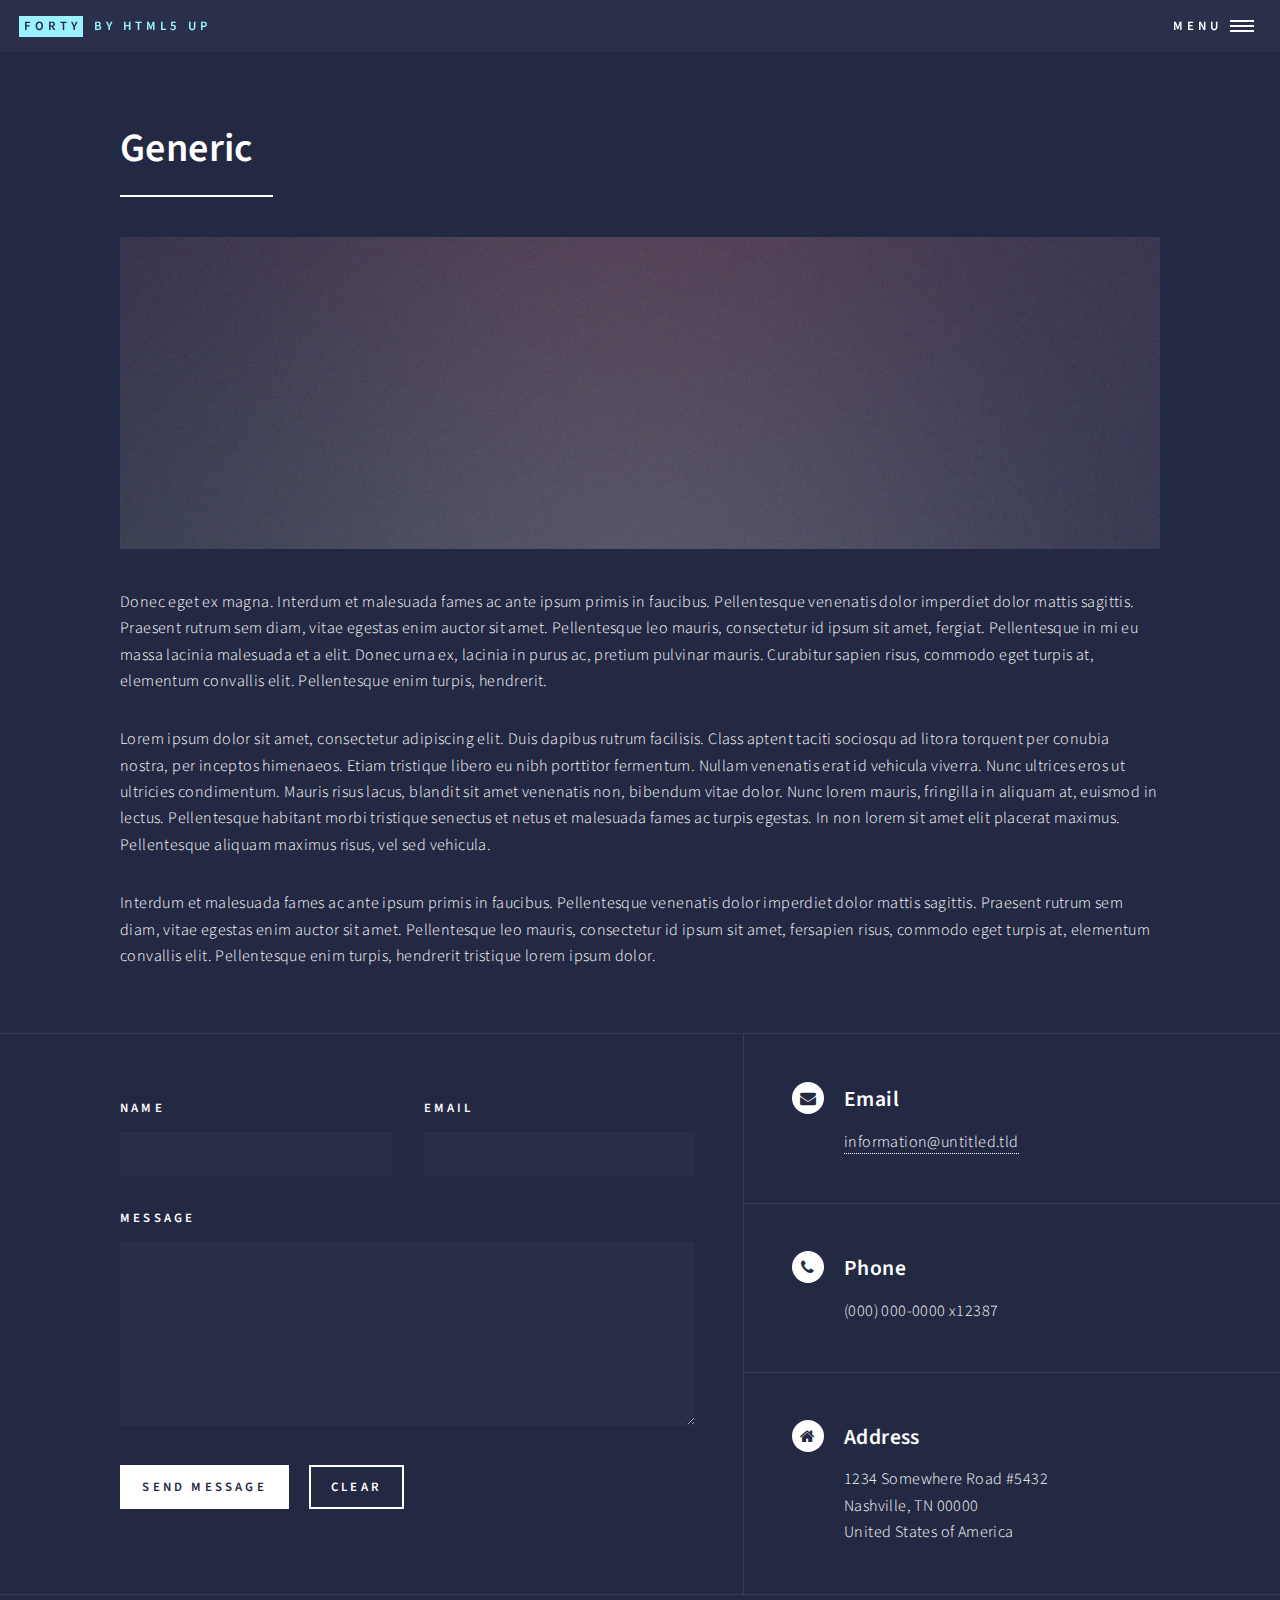
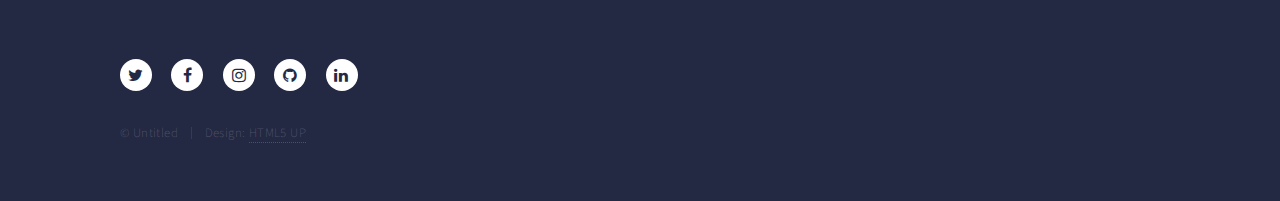
<file: generic.html>
<!DOCTYPE HTML>
<!--
	Forty by HTML5 UP
	html5up.net | @ajlkn
	Free for personal and commercial use under the CCA 3.0 license (html5up.net/license)
-->
<html>
	<head>
		<title>Generic - Forty by HTML5 UP</title>
		<meta charset="utf-8" />
		<meta name="viewport" content="width=device-width, initial-scale=1, user-scalable=no" />
		<!--[if lte IE 8]><script src="assets/js/ie/html5shiv.js"></script><![endif]-->
		<link rel="stylesheet" href="assets/css/main.css" />
		<!--[if lte IE 9]><link rel="stylesheet" href="assets/css/ie9.css" /><![endif]-->
		<!--[if lte IE 8]><link rel="stylesheet" href="assets/css/ie8.css" /><![endif]-->
	</head>
	<body>

		<!-- Wrapper -->
			<div id="wrapper">

				<!-- Header -->
					<header id="header">
						<a href="index.html" class="logo"><strong>Forty</strong> <span>by HTML5 UP</span></a>
						<nav>
							<a href="#menu">Menu</a>
						</nav>
					</header>

				<!-- Menu -->
					<nav id="menu">
						<ul class="links">
							<li><a href="index.html">Home</a></li>
							<li><a href="landing.html">Landing</a></li>
							<li><a href="generic.html">Generic</a></li>
							<li><a href="elements.html">Elements</a></li>
						</ul>
						<ul class="actions vertical">
							<li><a href="#" class="button special fit">Get Started</a></li>
							<li><a href="#" class="button fit">Log In</a></li>
						</ul>
					</nav>

				<!-- Main -->
					<div id="main" class="alt">

						<!-- One -->
							<section id="one">
								<div class="inner">
									<header class="major">
										<h1>Generic</h1>
									</header>
									<span class="image main"><img src="images/pic11.jpg" alt="" /></span>
									<p>Donec eget ex magna. Interdum et malesuada fames ac ante ipsum primis in faucibus. Pellentesque venenatis dolor imperdiet dolor mattis sagittis. Praesent rutrum sem diam, vitae egestas enim auctor sit amet. Pellentesque leo mauris, consectetur id ipsum sit amet, fergiat. Pellentesque in mi eu massa lacinia malesuada et a elit. Donec urna ex, lacinia in purus ac, pretium pulvinar mauris. Curabitur sapien risus, commodo eget turpis at, elementum convallis elit. Pellentesque enim turpis, hendrerit.</p>
									<p>Lorem ipsum dolor sit amet, consectetur adipiscing elit. Duis dapibus rutrum facilisis. Class aptent taciti sociosqu ad litora torquent per conubia nostra, per inceptos himenaeos. Etiam tristique libero eu nibh porttitor fermentum. Nullam venenatis erat id vehicula viverra. Nunc ultrices eros ut ultricies condimentum. Mauris risus lacus, blandit sit amet venenatis non, bibendum vitae dolor. Nunc lorem mauris, fringilla in aliquam at, euismod in lectus. Pellentesque habitant morbi tristique senectus et netus et malesuada fames ac turpis egestas. In non lorem sit amet elit placerat maximus. Pellentesque aliquam maximus risus, vel sed vehicula.</p>
									<p>Interdum et malesuada fames ac ante ipsum primis in faucibus. Pellentesque venenatis dolor imperdiet dolor mattis sagittis. Praesent rutrum sem diam, vitae egestas enim auctor sit amet. Pellentesque leo mauris, consectetur id ipsum sit amet, fersapien risus, commodo eget turpis at, elementum convallis elit. Pellentesque enim turpis, hendrerit tristique lorem ipsum dolor.</p>
								</div>
							</section>

					</div>

				<!-- Contact -->
					<section id="contact">
						<div class="inner">
							<section>
								<form method="post" action="#">
									<div class="field half first">
										<label for="name">Name</label>
										<input type="text" name="name" id="name" />
									</div>
									<div class="field half">
										<label for="email">Email</label>
										<input type="text" name="email" id="email" />
									</div>
									<div class="field">
										<label for="message">Message</label>
										<textarea name="message" id="message" rows="6"></textarea>
									</div>
									<ul class="actions">
										<li><input type="submit" value="Send Message" class="special" /></li>
										<li><input type="reset" value="Clear" /></li>
									</ul>
								</form>
							</section>
							<section class="split">
								<section>
									<div class="contact-method">
										<span class="icon alt fa-envelope"></span>
										<h3>Email</h3>
										<a href="#">information@untitled.tld</a>
									</div>
								</section>
								<section>
									<div class="contact-method">
										<span class="icon alt fa-phone"></span>
										<h3>Phone</h3>
										<span>(000) 000-0000 x12387</span>
									</div>
								</section>
								<section>
									<div class="contact-method">
										<span class="icon alt fa-home"></span>
										<h3>Address</h3>
										<span>1234 Somewhere Road #5432<br />
										Nashville, TN 00000<br />
										United States of America</span>
									</div>
								</section>
							</section>
						</div>
					</section>

				<!-- Footer -->
					<footer id="footer">
						<div class="inner">
							<ul class="icons">
								<li><a href="#" class="icon alt fa-twitter"><span class="label">Twitter</span></a></li>
								<li><a href="#" class="icon alt fa-facebook"><span class="label">Facebook</span></a></li>
								<li><a href="#" class="icon alt fa-instagram"><span class="label">Instagram</span></a></li>
								<li><a href="#" class="icon alt fa-github"><span class="label">GitHub</span></a></li>
								<li><a href="#" class="icon alt fa-linkedin"><span class="label">LinkedIn</span></a></li>
							</ul>
							<ul class="copyright">
								<li>&copy; Untitled</li><li>Design: <a href="https://html5up.net">HTML5 UP</a></li>
							</ul>
						</div>
					</footer>

			</div>

		<!-- Scripts -->
			<script src="assets/js/jquery.min.js"></script>
			<script src="assets/js/jquery.scrolly.min.js"></script>
			<script src="assets/js/jquery.scrollex.min.js"></script>
			<script src="assets/js/skel.min.js"></script>
			<script src="assets/js/util.js"></script>
			<!--[if lte IE 8]><script src="assets/js/ie/respond.min.js"></script><![endif]-->
			<script src="assets/js/main.js"></script>

	</body>
</html>
</file>
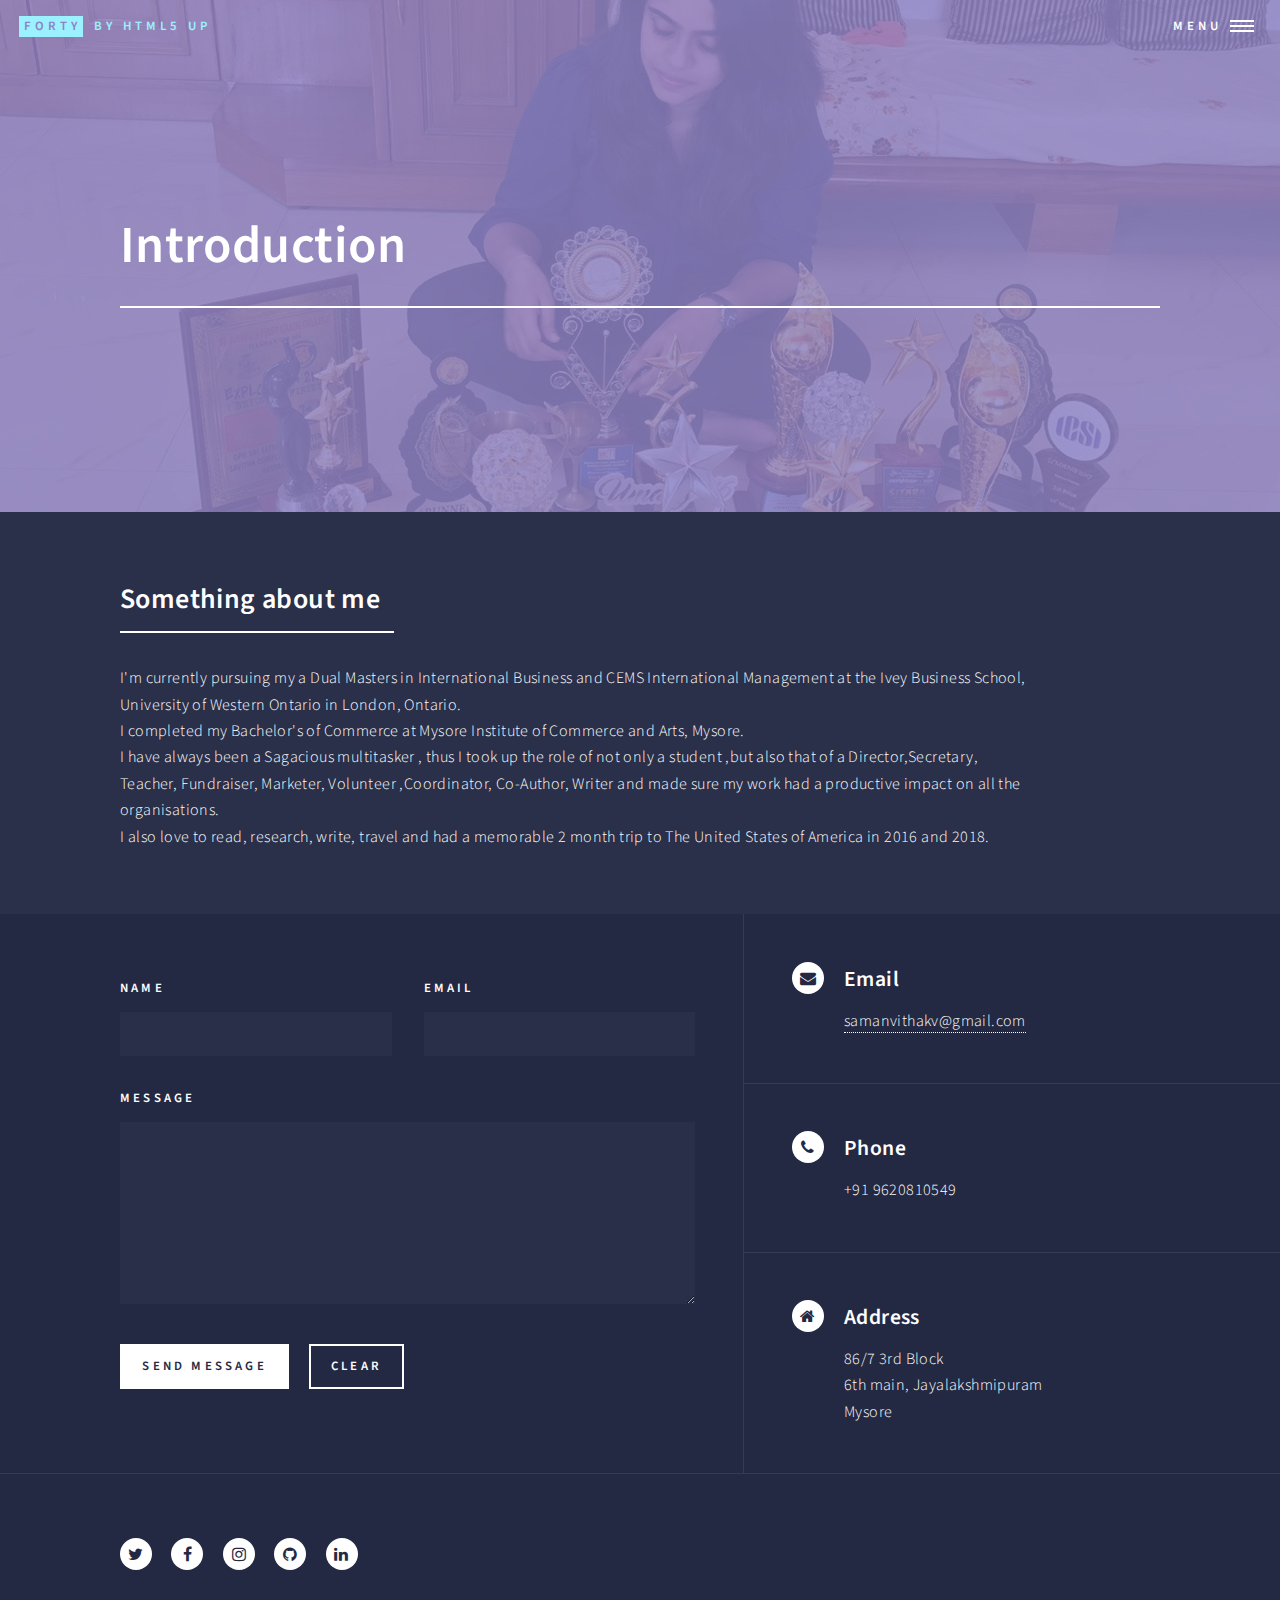
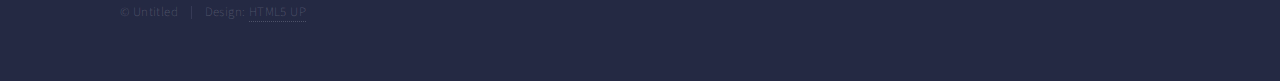
<file: intro.html>
<!DOCTYPE HTML>
<!--
	Forty by HTML5 UP
	html5up.net | @ajlkn
	Free for personal and commercial use under the CCA 3.0 license (html5up.net/license)
-->
<html>
	<head>
		<title>Landing - Forty by HTML5 UP</title>
		<meta charset="utf-8" />
		<meta name="viewport" content="width=device-width, initial-scale=1, user-scalable=no" />
		<!--[if lte IE 8]><script src="assets/js/ie/html5shiv.js"></script><![endif]-->
		<link rel="stylesheet" href="assets/css/main.css" />
		<!--[if lte IE 9]><link rel="stylesheet" href="assets/css/ie9.css" /><![endif]-->
		<!--[if lte IE 8]><link rel="stylesheet" href="assets/css/ie8.css" /><![endif]-->
	</head>
	<body>

		<!-- Wrapper -->
			<div id="wrapper">

				<!-- Header -->
				<!-- Note: The "styleN" class below should match that of the banner element. -->
					<header id="header" class="alt style2">
						<a href="index.html" class="logo"><strong>Forty</strong> <span>by HTML5 UP</span></a>
						<nav>
							<a href="#menu">Menu</a>
						</nav>
					</header>

				<!-- Menu -->
					<nav id="menu">
						<ul class="links">
							<li><a href="index.html">Home</a></li>
							<li><a href="landing.html">Landing</a></li>
							<li><a href="generic.html">Generic</a></li>
							<li><a href="elements.html">Elements</a></li>
						</ul>
						<ul class="actions vertical">
							<li><a href="#" class="button special fit">Get Started</a></li>
							<li><a href="#" class="button fit">Log In</a></li>
						</ul>
					</nav>

				<!-- Banner -->
				<!-- Note: The "styleN" class below should match that of the header element. -->
					<section id="banner" class="style2">
						<div class="inner">
							<span class="image">
								<img src="images/samadmiretrophies.jpg" alt="" />
							</span>
							<header class="major">
								<h1>Introduction</h1>
							</header>

							<div class="content">
								<p></p>
							</div>
						</div>
					</section>

				<!-- Main -->
					<div id="main">

						<!-- One -->
							<section id="one">
								<div class="inner">
									<header class="major">
										<h2>Something about me</h2>
									</header>
									<p>I'm currently pursuing my a Dual Masters in International Business and CEMS International Management at the Ivey Business School,<br/>
									University of Western Ontario in London, Ontario. <br/>
									I completed my Bachelor's of Commerce at Mysore Institute of Commerce and Arts, Mysore.<br />
									I have always been a Sagacious multitasker , thus I took up the role of not only a student ,but also that of a Director,Secretary, <br />
									Teacher, Fundraiser, Marketer, Volunteer ,Coordinator, Co-Author, Writer and made sure my work had a productive impact on all the <br />
									organisations.<br />
									I also love to read, research, write, travel and had a memorable 2 month trip to The United States of America in 2016 and 2018.<br />
										
										</p>
								</div>
							</section>

					</div>

				<!-- Contact -->
					<section id="contact">
						<div class="inner">
							<section>
								<form method="post" action="#">
									<div class="field half first">
										<label for="name">Name</label>
										<input type="text" name="name" id="name" />
									</div>
									<div class="field half">
										<label for="email">Email</label>
										<input type="text" name="email" id="email" />
									</div>
									<div class="field">
										<label for="message">Message</label>
										<textarea name="message" id="message" rows="6"></textarea>
									</div>
									<ul class="actions">
										<li><input type="submit" value="Send Message" class="special" /></li>
										<li><input type="reset" value="Clear" /></li>
									</ul>
								</form>
							</section>
							<section class="split">
								<section>
									<div class="contact-method">
										<span class="icon alt fa-envelope"></span>
										<h3>Email</h3>
										<a href="#">samanvithakv@gmail.com</a>
									</div>
								</section>
								<section>
									<div class="contact-method">
										<span class="icon alt fa-phone"></span>
										<h3>Phone</h3>
										<span>+91 9620810549</span>
									</div>
								</section>
								<section>
									<div class="contact-method">
										<span class="icon alt fa-home"></span>
										<h3>Address</h3>
										<span>86/7 3rd Block<br />
										6th main, Jayalakshmipuram<br />
										Mysore</span>
									</div>
								</section>
							</section>
						</div>
					</section>

				<!-- Footer -->
					<footer id="footer">
						<div class="inner">
							<ul class="icons">
								<li><a href="#" class="icon alt fa-twitter"><span class="label">Twitter</span></a></li>
								<li><a href="#" class="icon alt fa-facebook"><span class="label">Facebook</span></a></li>
								<li><a href="#" class="icon alt fa-instagram"><span class="label">Instagram</span></a></li>
								<li><a href="#" class="icon alt fa-github"><span class="label">GitHub</span></a></li>
								<li><a href="#" class="icon alt fa-linkedin"><span class="label">LinkedIn</span></a></li>
							</ul>
							<ul class="copyright">
								<li>&copy; Untitled</li><li>Design: <a href="https://html5up.net">HTML5 UP</a></li>
							</ul>
						</div>
					</footer>

			</div>

		<!-- Scripts -->
			<script src="assets/js/jquery.min.js"></script>
			<script src="assets/js/jquery.scrolly.min.js"></script>
			<script src="assets/js/jquery.scrollex.min.js"></script>
			<script src="assets/js/skel.min.js"></script>
			<script src="assets/js/util.js"></script>
			<!--[if lte IE 8]><script src="assets/js/ie/respond.min.js"></script><![endif]-->
			<script src="assets/js/main.js"></script>

	</body>
</html>
</file>
<file: assets/css/ie9.css>
/*
	Forty by HTML5 UP
	html5up.net | @ajlkn
	Free for personal and commercial use under the CCA 3.0 license (html5up.net/license)
*/

/* Spotlights */

	.spotlights > section:after {
		content: '';
		display: block;
		clear: both;
	}

	.spotlights > section > .image {
		float: left;
	}

	.spotlights > section > .content {
		float: left;
	}

/* Tiles */

	.tiles:after {
		content: '';
		display: block;
		clear: both;
	}

	.tiles article {
		padding: 8em 4em 6em 4em ;
		float: left;
		height: auto;
		max-height: none;
		min-height: 0;
	}

/* Header */

	#header .logo {
		position: absolute;
		top: 0;
		left: 0;
	}

	#header nav {
		position: absolute;
		top: 0;
		right: 0;
	}

/* Banner */

	#banner {
		padding: 7em 0 4em 0 ;
		background-attachment: scroll;
		height: auto;
		max-height: none;
		min-height: 0;
	}

		#banner > .inner .content {
			display: block;
		}

			#banner > .inner .content > * {
				margin-left: 0;
				margin: 0 0 2em 0;
			}

		#banner.major {
			height: auto;
			max-height: none;
			min-height: 0;
		}

/* Contact */

	#contact:after {
		content: '';
		display: block;
		clear: both;
	}

	#contact > .inner > * {
		float: left;
	}

/* Menu */

	#menu .inner {
		margin: 0 auto;
	}
</file>
<file: assets/css/ie8.css>
/*
	Forty by HTML5 UP
	html5up.net | @ajlkn
	Free for personal and commercial use under the CCA 3.0 license (html5up.net/license)
*/

/* Button */

	.button {
		border: solid 2px !important;
	}

		.button.next {
			padding-right: 1.75em;
		}

			.button.next:before, .button.next:after {
				display: none;
			}

/* Tiles */

	.tiles article {
		width: 50%;
		-ms-behavior: url("assets/js/ie/backgroundsize.min.htc");
		background-size: cover;
	}

/* Banner */

	#banner {
		-ms-behavior: url("assets/js/ie/backgroundsize.min.htc");
	}

		#banner:after {
			display: none;
		}

/* Menu */

	#menu {
		background: #242943;
	}
</file>
<file: assets/css/main.css>
@import url(font-awesome.min.css);
@import url("https://fonts.googleapis.com/css?family=Source+Sans+Pro:300,300italic,600,600italic");

/*
	Forty by HTML5 UP
	html5up.net | @ajlkn
	Free for personal and commercial use under the CCA 3.0 license (html5up.net/license)
*/

/* Reset */

	html, body, div, span, applet, object, iframe, h1, h2, h3, h4, h5, h6, p, blockquote, pre, a, abbr, acronym, address, big, cite, code, del, dfn, em, img, ins, kbd, q, s, samp, small, strike, strong, sub, sup, tt, var, b, u, i, center, dl, dt, dd, ol, ul, li, fieldset, form, label, legend, table, caption, tbody, tfoot, thead, tr, th, td, article, aside, canvas, details, embed, figure, figcaption, footer, header, hgroup, menu, nav, output, ruby, section, summary, time, mark, audio, video {
		margin: 0;
		padding: 0;
		border: 0;
		font-size: 100%;
		font: inherit;
		vertical-align: baseline;
	}

	article, aside, details, figcaption, figure, footer, header, hgroup, menu, nav, section {
		display: block;
	}

	body {
		line-height: 1;
	}

	ol, ul {
		list-style: none;
	}

	blockquote, q {
		quotes: none;
	}

	blockquote:before, blockquote:after, q:before, q:after {
		content: '';
		content: none;
	}

	table {
		border-collapse: collapse;
		border-spacing: 0;
	}

	body {
		-webkit-text-size-adjust: none;
	}

/* Box Model */

	*, *:before, *:after {
		-moz-box-sizing: border-box;
		-webkit-box-sizing: border-box;
		box-sizing: border-box;
	}

/* Grid */

	.row {
		border-bottom: solid 1px transparent;
		-moz-box-sizing: border-box;
		-webkit-box-sizing: border-box;
		box-sizing: border-box;
	}

	.row > * {
		float: left;
		-moz-box-sizing: border-box;
		-webkit-box-sizing: border-box;
		box-sizing: border-box;
	}

	.row:after, .row:before {
		content: '';
		display: block;
		clear: both;
		height: 0;
	}

	.row.uniform > * > :first-child {
		margin-top: 0;
	}

	.row.uniform > * > :last-child {
		margin-bottom: 0;
	}

	.row.\30 \25 > * {
		padding: 0 0 0 0em;
	}

	.row.\30 \25 {
		margin: 0 0 -1px 0em;
	}

	.row.uniform.\30 \25 > * {
		padding: 0em 0 0 0em;
	}

	.row.uniform.\30 \25 {
		margin: 0em 0 -1px 0em;
	}

	.row > * {
		padding: 0 0 0 2em;
	}

	.row {
		margin: 0 0 -1px -2em;
	}

	.row.uniform > * {
		padding: 2em 0 0 2em;
	}

	.row.uniform {
		margin: -2em 0 -1px -2em;
	}

	.row.\32 00\25 > * {
		padding: 0 0 0 4em;
	}

	.row.\32 00\25 {
		margin: 0 0 -1px -4em;
	}

	.row.uniform.\32 00\25 > * {
		padding: 4em 0 0 4em;
	}

	.row.uniform.\32 00\25 {
		margin: -4em 0 -1px -4em;
	}

	.row.\31 50\25 > * {
		padding: 0 0 0 3em;
	}

	.row.\31 50\25 {
		margin: 0 0 -1px -3em;
	}

	.row.uniform.\31 50\25 > * {
		padding: 3em 0 0 3em;
	}

	.row.uniform.\31 50\25 {
		margin: -3em 0 -1px -3em;
	}

	.row.\35 0\25 > * {
		padding: 0 0 0 1em;
	}

	.row.\35 0\25 {
		margin: 0 0 -1px -1em;
	}

	.row.uniform.\35 0\25 > * {
		padding: 1em 0 0 1em;
	}

	.row.uniform.\35 0\25 {
		margin: -1em 0 -1px -1em;
	}

	.row.\32 5\25 > * {
		padding: 0 0 0 0.5em;
	}

	.row.\32 5\25 {
		margin: 0 0 -1px -0.5em;
	}

	.row.uniform.\32 5\25 > * {
		padding: 0.5em 0 0 0.5em;
	}

	.row.uniform.\32 5\25 {
		margin: -0.5em 0 -1px -0.5em;
	}

	.\31 2u, .\31 2u\24 {
		width: 100%;
		clear: none;
		margin-left: 0;
	}

	.\31 1u, .\31 1u\24 {
		width: 91.6666666667%;
		clear: none;
		margin-left: 0;
	}

	.\31 0u, .\31 0u\24 {
		width: 83.3333333333%;
		clear: none;
		margin-left: 0;
	}

	.\39 u, .\39 u\24 {
		width: 75%;
		clear: none;
		margin-left: 0;
	}

	.\38 u, .\38 u\24 {
		width: 66.6666666667%;
		clear: none;
		margin-left: 0;
	}

	.\37 u, .\37 u\24 {
		width: 58.3333333333%;
		clear: none;
		margin-left: 0;
	}

	.\36 u, .\36 u\24 {
		width: 50%;
		clear: none;
		margin-left: 0;
	}

	.\35 u, .\35 u\24 {
		width: 41.6666666667%;
		clear: none;
		margin-left: 0;
	}

	.\34 u, .\34 u\24 {
		width: 33.3333333333%;
		clear: none;
		margin-left: 0;
	}

	.\33 u, .\33 u\24 {
		width: 25%;
		clear: none;
		margin-left: 0;
	}

	.\32 u, .\32 u\24 {
		width: 16.6666666667%;
		clear: none;
		margin-left: 0;
	}

	.\31 u, .\31 u\24 {
		width: 8.3333333333%;
		clear: none;
		margin-left: 0;
	}

	.\31 2u\24 + *,
	.\31 1u\24 + *,
	.\31 0u\24 + *,
	.\39 u\24 + *,
	.\38 u\24 + *,
	.\37 u\24 + *,
	.\36 u\24 + *,
	.\35 u\24 + *,
	.\34 u\24 + *,
	.\33 u\24 + *,
	.\32 u\24 + *,
	.\31 u\24 + * {
		clear: left;
	}

	.\-11u {
		margin-left: 91.66667%;
	}

	.\-10u {
		margin-left: 83.33333%;
	}

	.\-9u {
		margin-left: 75%;
	}

	.\-8u {
		margin-left: 66.66667%;
	}

	.\-7u {
		margin-left: 58.33333%;
	}

	.\-6u {
		margin-left: 50%;
	}

	.\-5u {
		margin-left: 41.66667%;
	}

	.\-4u {
		margin-left: 33.33333%;
	}

	.\-3u {
		margin-left: 25%;
	}

	.\-2u {
		margin-left: 16.66667%;
	}

	.\-1u {
		margin-left: 8.33333%;
	}

	@media screen and (max-width: 1680px) {

		.row > * {
			padding: 0 0 0 2em;
		}

		.row {
			margin: 0 0 -1px -2em;
		}

		.row.uniform > * {
			padding: 2em 0 0 2em;
		}

		.row.uniform {
			margin: -2em 0 -1px -2em;
		}

		.row.\32 00\25 > * {
			padding: 0 0 0 4em;
		}

		.row.\32 00\25 {
			margin: 0 0 -1px -4em;
		}

		.row.uniform.\32 00\25 > * {
			padding: 4em 0 0 4em;
		}

		.row.uniform.\32 00\25 {
			margin: -4em 0 -1px -4em;
		}

		.row.\31 50\25 > * {
			padding: 0 0 0 3em;
		}

		.row.\31 50\25 {
			margin: 0 0 -1px -3em;
		}

		.row.uniform.\31 50\25 > * {
			padding: 3em 0 0 3em;
		}

		.row.uniform.\31 50\25 {
			margin: -3em 0 -1px -3em;
		}

		.row.\35 0\25 > * {
			padding: 0 0 0 1em;
		}

		.row.\35 0\25 {
			margin: 0 0 -1px -1em;
		}

		.row.uniform.\35 0\25 > * {
			padding: 1em 0 0 1em;
		}

		.row.uniform.\35 0\25 {
			margin: -1em 0 -1px -1em;
		}

		.row.\32 5\25 > * {
			padding: 0 0 0 0.5em;
		}

		.row.\32 5\25 {
			margin: 0 0 -1px -0.5em;
		}

		.row.uniform.\32 5\25 > * {
			padding: 0.5em 0 0 0.5em;
		}

		.row.uniform.\32 5\25 {
			margin: -0.5em 0 -1px -0.5em;
		}

		.\31 2u\28xlarge\29, .\31 2u\24\28xlarge\29 {
			width: 100%;
			clear: none;
			margin-left: 0;
		}

		.\31 1u\28xlarge\29, .\31 1u\24\28xlarge\29 {
			width: 91.6666666667%;
			clear: none;
			margin-left: 0;
		}

		.\31 0u\28xlarge\29, .\31 0u\24\28xlarge\29 {
			width: 83.3333333333%;
			clear: none;
			margin-left: 0;
		}

		.\39 u\28xlarge\29, .\39 u\24\28xlarge\29 {
			width: 75%;
			clear: none;
			margin-left: 0;
		}

		.\38 u\28xlarge\29, .\38 u\24\28xlarge\29 {
			width: 66.6666666667%;
			clear: none;
			margin-left: 0;
		}

		.\37 u\28xlarge\29, .\37 u\24\28xlarge\29 {
			width: 58.3333333333%;
			clear: none;
			margin-left: 0;
		}

		.\36 u\28xlarge\29, .\36 u\24\28xlarge\29 {
			width: 50%;
			clear: none;
			margin-left: 0;
		}

		.\35 u\28xlarge\29, .\35 u\24\28xlarge\29 {
			width: 41.6666666667%;
			clear: none;
			margin-left: 0;
		}

		.\34 u\28xlarge\29, .\34 u\24\28xlarge\29 {
			width: 33.3333333333%;
			clear: none;
			margin-left: 0;
		}

		.\33 u\28xlarge\29, .\33 u\24\28xlarge\29 {
			width: 25%;
			clear: none;
			margin-left: 0;
		}

		.\32 u\28xlarge\29, .\32 u\24\28xlarge\29 {
			width: 16.6666666667%;
			clear: none;
			margin-left: 0;
		}

		.\31 u\28xlarge\29, .\31 u\24\28xlarge\29 {
			width: 8.3333333333%;
			clear: none;
			margin-left: 0;
		}

		.\31 2u\24\28xlarge\29 + *,
		.\31 1u\24\28xlarge\29 + *,
		.\31 0u\24\28xlarge\29 + *,
		.\39 u\24\28xlarge\29 + *,
		.\38 u\24\28xlarge\29 + *,
		.\37 u\24\28xlarge\29 + *,
		.\36 u\24\28xlarge\29 + *,
		.\35 u\24\28xlarge\29 + *,
		.\34 u\24\28xlarge\29 + *,
		.\33 u\24\28xlarge\29 + *,
		.\32 u\24\28xlarge\29 + *,
		.\31 u\24\28xlarge\29 + * {
			clear: left;
		}

		.\-11u\28xlarge\29 {
			margin-left: 91.66667%;
		}

		.\-10u\28xlarge\29 {
			margin-left: 83.33333%;
		}

		.\-9u\28xlarge\29 {
			margin-left: 75%;
		}

		.\-8u\28xlarge\29 {
			margin-left: 66.66667%;
		}

		.\-7u\28xlarge\29 {
			margin-left: 58.33333%;
		}

		.\-6u\28xlarge\29 {
			margin-left: 50%;
		}

		.\-5u\28xlarge\29 {
			margin-left: 41.66667%;
		}

		.\-4u\28xlarge\29 {
			margin-left: 33.33333%;
		}

		.\-3u\28xlarge\29 {
			margin-left: 25%;
		}

		.\-2u\28xlarge\29 {
			margin-left: 16.66667%;
		}

		.\-1u\28xlarge\29 {
			margin-left: 8.33333%;
		}

	}

	@media screen and (max-width: 1280px) {

		.row > * {
			padding: 0 0 0 1.5em;
		}

		.row {
			margin: 0 0 -1px -1.5em;
		}

		.row.uniform > * {
			padding: 1.5em 0 0 1.5em;
		}

		.row.uniform {
			margin: -1.5em 0 -1px -1.5em;
		}

		.row.\32 00\25 > * {
			padding: 0 0 0 3em;
		}

		.row.\32 00\25 {
			margin: 0 0 -1px -3em;
		}

		.row.uniform.\32 00\25 > * {
			padding: 3em 0 0 3em;
		}

		.row.uniform.\32 00\25 {
			margin: -3em 0 -1px -3em;
		}

		.row.\31 50\25 > * {
			padding: 0 0 0 2.25em;
		}

		.row.\31 50\25 {
			margin: 0 0 -1px -2.25em;
		}

		.row.uniform.\31 50\25 > * {
			padding: 2.25em 0 0 2.25em;
		}

		.row.uniform.\31 50\25 {
			margin: -2.25em 0 -1px -2.25em;
		}

		.row.\35 0\25 > * {
			padding: 0 0 0 0.75em;
		}

		.row.\35 0\25 {
			margin: 0 0 -1px -0.75em;
		}

		.row.uniform.\35 0\25 > * {
			padding: 0.75em 0 0 0.75em;
		}

		.row.uniform.\35 0\25 {
			margin: -0.75em 0 -1px -0.75em;
		}

		.row.\32 5\25 > * {
			padding: 0 0 0 0.375em;
		}

		.row.\32 5\25 {
			margin: 0 0 -1px -0.375em;
		}

		.row.uniform.\32 5\25 > * {
			padding: 0.375em 0 0 0.375em;
		}

		.row.uniform.\32 5\25 {
			margin: -0.375em 0 -1px -0.375em;
		}

		.\31 2u\28large\29, .\31 2u\24\28large\29 {
			width: 100%;
			clear: none;
			margin-left: 0;
		}

		.\31 1u\28large\29, .\31 1u\24\28large\29 {
			width: 91.6666666667%;
			clear: none;
			margin-left: 0;
		}

		.\31 0u\28large\29, .\31 0u\24\28large\29 {
			width: 83.3333333333%;
			clear: none;
			margin-left: 0;
		}

		.\39 u\28large\29, .\39 u\24\28large\29 {
			width: 75%;
			clear: none;
			margin-left: 0;
		}

		.\38 u\28large\29, .\38 u\24\28large\29 {
			width: 66.6666666667%;
			clear: none;
			margin-left: 0;
		}

		.\37 u\28large\29, .\37 u\24\28large\29 {
			width: 58.3333333333%;
			clear: none;
			margin-left: 0;
		}

		.\36 u\28large\29, .\36 u\24\28large\29 {
			width: 50%;
			clear: none;
			margin-left: 0;
		}

		.\35 u\28large\29, .\35 u\24\28large\29 {
			width: 41.6666666667%;
			clear: none;
			margin-left: 0;
		}

		.\34 u\28large\29, .\34 u\24\28large\29 {
			width: 33.3333333333%;
			clear: none;
			margin-left: 0;
		}

		.\33 u\28large\29, .\33 u\24\28large\29 {
			width: 25%;
			clear: none;
			margin-left: 0;
		}

		.\32 u\28large\29, .\32 u\24\28large\29 {
			width: 16.6666666667%;
			clear: none;
			margin-left: 0;
		}

		.\31 u\28large\29, .\31 u\24\28large\29 {
			width: 8.3333333333%;
			clear: none;
			margin-left: 0;
		}

		.\31 2u\24\28large\29 + *,
		.\31 1u\24\28large\29 + *,
		.\31 0u\24\28large\29 + *,
		.\39 u\24\28large\29 + *,
		.\38 u\24\28large\29 + *,
		.\37 u\24\28large\29 + *,
		.\36 u\24\28large\29 + *,
		.\35 u\24\28large\29 + *,
		.\34 u\24\28large\29 + *,
		.\33 u\24\28large\29 + *,
		.\32 u\24\28large\29 + *,
		.\31 u\24\28large\29 + * {
			clear: left;
		}

		.\-11u\28large\29 {
			margin-left: 91.66667%;
		}

		.\-10u\28large\29 {
			margin-left: 83.33333%;
		}

		.\-9u\28large\29 {
			margin-left: 75%;
		}

		.\-8u\28large\29 {
			margin-left: 66.66667%;
		}

		.\-7u\28large\29 {
			margin-left: 58.33333%;
		}

		.\-6u\28large\29 {
			margin-left: 50%;
		}

		.\-5u\28large\29 {
			margin-left: 41.66667%;
		}

		.\-4u\28large\29 {
			margin-left: 33.33333%;
		}

		.\-3u\28large\29 {
			margin-left: 25%;
		}

		.\-2u\28large\29 {
			margin-left: 16.66667%;
		}

		.\-1u\28large\29 {
			margin-left: 8.33333%;
		}

	}

	@media screen and (max-width: 980px) {

		.row > * {
			padding: 0 0 0 1.5em;
		}

		.row {
			margin: 0 0 -1px -1.5em;
		}

		.row.uniform > * {
			padding: 1.5em 0 0 1.5em;
		}

		.row.uniform {
			margin: -1.5em 0 -1px -1.5em;
		}

		.row.\32 00\25 > * {
			padding: 0 0 0 3em;
		}

		.row.\32 00\25 {
			margin: 0 0 -1px -3em;
		}

		.row.uniform.\32 00\25 > * {
			padding: 3em 0 0 3em;
		}

		.row.uniform.\32 00\25 {
			margin: -3em 0 -1px -3em;
		}

		.row.\31 50\25 > * {
			padding: 0 0 0 2.25em;
		}

		.row.\31 50\25 {
			margin: 0 0 -1px -2.25em;
		}

		.row.uniform.\31 50\25 > * {
			padding: 2.25em 0 0 2.25em;
		}

		.row.uniform.\31 50\25 {
			margin: -2.25em 0 -1px -2.25em;
		}

		.row.\35 0\25 > * {
			padding: 0 0 0 0.75em;
		}

		.row.\35 0\25 {
			margin: 0 0 -1px -0.75em;
		}

		.row.uniform.\35 0\25 > * {
			padding: 0.75em 0 0 0.75em;
		}

		.row.uniform.\35 0\25 {
			margin: -0.75em 0 -1px -0.75em;
		}

		.row.\32 5\25 > * {
			padding: 0 0 0 0.375em;
		}

		.row.\32 5\25 {
			margin: 0 0 -1px -0.375em;
		}

		.row.uniform.\32 5\25 > * {
			padding: 0.375em 0 0 0.375em;
		}

		.row.uniform.\32 5\25 {
			margin: -0.375em 0 -1px -0.375em;
		}

		.\31 2u\28medium\29, .\31 2u\24\28medium\29 {
			width: 100%;
			clear: none;
			margin-left: 0;
		}

		.\31 1u\28medium\29, .\31 1u\24\28medium\29 {
			width: 91.6666666667%;
			clear: none;
			margin-left: 0;
		}

		.\31 0u\28medium\29, .\31 0u\24\28medium\29 {
			width: 83.3333333333%;
			clear: none;
			margin-left: 0;
		}

		.\39 u\28medium\29, .\39 u\24\28medium\29 {
			width: 75%;
			clear: none;
			margin-left: 0;
		}

		.\38 u\28medium\29, .\38 u\24\28medium\29 {
			width: 66.6666666667%;
			clear: none;
			margin-left: 0;
		}

		.\37 u\28medium\29, .\37 u\24\28medium\29 {
			width: 58.3333333333%;
			clear: none;
			margin-left: 0;
		}

		.\36 u\28medium\29, .\36 u\24\28medium\29 {
			width: 50%;
			clear: none;
			margin-left: 0;
		}

		.\35 u\28medium\29, .\35 u\24\28medium\29 {
			width: 41.6666666667%;
			clear: none;
			margin-left: 0;
		}

		.\34 u\28medium\29, .\34 u\24\28medium\29 {
			width: 33.3333333333%;
			clear: none;
			margin-left: 0;
		}

		.\33 u\28medium\29, .\33 u\24\28medium\29 {
			width: 25%;
			clear: none;
			margin-left: 0;
		}

		.\32 u\28medium\29, .\32 u\24\28medium\29 {
			width: 16.6666666667%;
			clear: none;
			margin-left: 0;
		}

		.\31 u\28medium\29, .\31 u\24\28medium\29 {
			width: 8.3333333333%;
			clear: none;
			margin-left: 0;
		}

		.\31 2u\24\28medium\29 + *,
		.\31 1u\24\28medium\29 + *,
		.\31 0u\24\28medium\29 + *,
		.\39 u\24\28medium\29 + *,
		.\38 u\24\28medium\29 + *,
		.\37 u\24\28medium\29 + *,
		.\36 u\24\28medium\29 + *,
		.\35 u\24\28medium\29 + *,
		.\34 u\24\28medium\29 + *,
		.\33 u\24\28medium\29 + *,
		.\32 u\24\28medium\29 + *,
		.\31 u\24\28medium\29 + * {
			clear: left;
		}

		.\-11u\28medium\29 {
			margin-left: 91.66667%;
		}

		.\-10u\28medium\29 {
			margin-left: 83.33333%;
		}

		.\-9u\28medium\29 {
			margin-left: 75%;
		}

		.\-8u\28medium\29 {
			margin-left: 66.66667%;
		}

		.\-7u\28medium\29 {
			margin-left: 58.33333%;
		}

		.\-6u\28medium\29 {
			margin-left: 50%;
		}

		.\-5u\28medium\29 {
			margin-left: 41.66667%;
		}

		.\-4u\28medium\29 {
			margin-left: 33.33333%;
		}

		.\-3u\28medium\29 {
			margin-left: 25%;
		}

		.\-2u\28medium\29 {
			margin-left: 16.66667%;
		}

		.\-1u\28medium\29 {
			margin-left: 8.33333%;
		}

	}

	@media screen and (max-width: 736px) {

		.row > * {
			padding: 0 0 0 1.25em;
		}

		.row {
			margin: 0 0 -1px -1.25em;
		}

		.row.uniform > * {
			padding: 1.25em 0 0 1.25em;
		}

		.row.uniform {
			margin: -1.25em 0 -1px -1.25em;
		}

		.row.\32 00\25 > * {
			padding: 0 0 0 2.5em;
		}

		.row.\32 00\25 {
			margin: 0 0 -1px -2.5em;
		}

		.row.uniform.\32 00\25 > * {
			padding: 2.5em 0 0 2.5em;
		}

		.row.uniform.\32 00\25 {
			margin: -2.5em 0 -1px -2.5em;
		}

		.row.\31 50\25 > * {
			padding: 0 0 0 1.875em;
		}

		.row.\31 50\25 {
			margin: 0 0 -1px -1.875em;
		}

		.row.uniform.\31 50\25 > * {
			padding: 1.875em 0 0 1.875em;
		}

		.row.uniform.\31 50\25 {
			margin: -1.875em 0 -1px -1.875em;
		}

		.row.\35 0\25 > * {
			padding: 0 0 0 0.625em;
		}

		.row.\35 0\25 {
			margin: 0 0 -1px -0.625em;
		}

		.row.uniform.\35 0\25 > * {
			padding: 0.625em 0 0 0.625em;
		}

		.row.uniform.\35 0\25 {
			margin: -0.625em 0 -1px -0.625em;
		}

		.row.\32 5\25 > * {
			padding: 0 0 0 0.3125em;
		}

		.row.\32 5\25 {
			margin: 0 0 -1px -0.3125em;
		}

		.row.uniform.\32 5\25 > * {
			padding: 0.3125em 0 0 0.3125em;
		}

		.row.uniform.\32 5\25 {
			margin: -0.3125em 0 -1px -0.3125em;
		}

		.\31 2u\28small\29, .\31 2u\24\28small\29 {
			width: 100%;
			clear: none;
			margin-left: 0;
		}

		.\31 1u\28small\29, .\31 1u\24\28small\29 {
			width: 91.6666666667%;
			clear: none;
			margin-left: 0;
		}

		.\31 0u\28small\29, .\31 0u\24\28small\29 {
			width: 83.3333333333%;
			clear: none;
			margin-left: 0;
		}

		.\39 u\28small\29, .\39 u\24\28small\29 {
			width: 75%;
			clear: none;
			margin-left: 0;
		}

		.\38 u\28small\29, .\38 u\24\28small\29 {
			width: 66.6666666667%;
			clear: none;
			margin-left: 0;
		}

		.\37 u\28small\29, .\37 u\24\28small\29 {
			width: 58.3333333333%;
			clear: none;
			margin-left: 0;
		}

		.\36 u\28small\29, .\36 u\24\28small\29 {
			width: 50%;
			clear: none;
			margin-left: 0;
		}

		.\35 u\28small\29, .\35 u\24\28small\29 {
			width: 41.6666666667%;
			clear: none;
			margin-left: 0;
		}

		.\34 u\28small\29, .\34 u\24\28small\29 {
			width: 33.3333333333%;
			clear: none;
			margin-left: 0;
		}

		.\33 u\28small\29, .\33 u\24\28small\29 {
			width: 25%;
			clear: none;
			margin-left: 0;
		}

		.\32 u\28small\29, .\32 u\24\28small\29 {
			width: 16.6666666667%;
			clear: none;
			margin-left: 0;
		}

		.\31 u\28small\29, .\31 u\24\28small\29 {
			width: 8.3333333333%;
			clear: none;
			margin-left: 0;
		}

		.\31 2u\24\28small\29 + *,
		.\31 1u\24\28small\29 + *,
		.\31 0u\24\28small\29 + *,
		.\39 u\24\28small\29 + *,
		.\38 u\24\28small\29 + *,
		.\37 u\24\28small\29 + *,
		.\36 u\24\28small\29 + *,
		.\35 u\24\28small\29 + *,
		.\34 u\24\28small\29 + *,
		.\33 u\24\28small\29 + *,
		.\32 u\24\28small\29 + *,
		.\31 u\24\28small\29 + * {
			clear: left;
		}

		.\-11u\28small\29 {
			margin-left: 91.66667%;
		}

		.\-10u\28small\29 {
			margin-left: 83.33333%;
		}

		.\-9u\28small\29 {
			margin-left: 75%;
		}

		.\-8u\28small\29 {
			margin-left: 66.66667%;
		}

		.\-7u\28small\29 {
			margin-left: 58.33333%;
		}

		.\-6u\28small\29 {
			margin-left: 50%;
		}

		.\-5u\28small\29 {
			margin-left: 41.66667%;
		}

		.\-4u\28small\29 {
			margin-left: 33.33333%;
		}

		.\-3u\28small\29 {
			margin-left: 25%;
		}

		.\-2u\28small\29 {
			margin-left: 16.66667%;
		}

		.\-1u\28small\29 {
			margin-left: 8.33333%;
		}

	}

	@media screen and (max-width: 480px) {

		.row > * {
			padding: 0 0 0 1.25em;
		}

		.row {
			margin: 0 0 -1px -1.25em;
		}

		.row.uniform > * {
			padding: 1.25em 0 0 1.25em;
		}

		.row.uniform {
			margin: -1.25em 0 -1px -1.25em;
		}

		.row.\32 00\25 > * {
			padding: 0 0 0 2.5em;
		}

		.row.\32 00\25 {
			margin: 0 0 -1px -2.5em;
		}

		.row.uniform.\32 00\25 > * {
			padding: 2.5em 0 0 2.5em;
		}

		.row.uniform.\32 00\25 {
			margin: -2.5em 0 -1px -2.5em;
		}

		.row.\31 50\25 > * {
			padding: 0 0 0 1.875em;
		}

		.row.\31 50\25 {
			margin: 0 0 -1px -1.875em;
		}

		.row.uniform.\31 50\25 > * {
			padding: 1.875em 0 0 1.875em;
		}

		.row.uniform.\31 50\25 {
			margin: -1.875em 0 -1px -1.875em;
		}

		.row.\35 0\25 > * {
			padding: 0 0 0 0.625em;
		}

		.row.\35 0\25 {
			margin: 0 0 -1px -0.625em;
		}

		.row.uniform.\35 0\25 > * {
			padding: 0.625em 0 0 0.625em;
		}

		.row.uniform.\35 0\25 {
			margin: -0.625em 0 -1px -0.625em;
		}

		.row.\32 5\25 > * {
			padding: 0 0 0 0.3125em;
		}

		.row.\32 5\25 {
			margin: 0 0 -1px -0.3125em;
		}

		.row.uniform.\32 5\25 > * {
			padding: 0.3125em 0 0 0.3125em;
		}

		.row.uniform.\32 5\25 {
			margin: -0.3125em 0 -1px -0.3125em;
		}

		.\31 2u\28xsmall\29, .\31 2u\24\28xsmall\29 {
			width: 100%;
			clear: none;
			margin-left: 0;
		}

		.\31 1u\28xsmall\29, .\31 1u\24\28xsmall\29 {
			width: 91.6666666667%;
			clear: none;
			margin-left: 0;
		}

		.\31 0u\28xsmall\29, .\31 0u\24\28xsmall\29 {
			width: 83.3333333333%;
			clear: none;
			margin-left: 0;
		}

		.\39 u\28xsmall\29, .\39 u\24\28xsmall\29 {
			width: 75%;
			clear: none;
			margin-left: 0;
		}

		.\38 u\28xsmall\29, .\38 u\24\28xsmall\29 {
			width: 66.6666666667%;
			clear: none;
			margin-left: 0;
		}

		.\37 u\28xsmall\29, .\37 u\24\28xsmall\29 {
			width: 58.3333333333%;
			clear: none;
			margin-left: 0;
		}

		.\36 u\28xsmall\29, .\36 u\24\28xsmall\29 {
			width: 50%;
			clear: none;
			margin-left: 0;
		}

		.\35 u\28xsmall\29, .\35 u\24\28xsmall\29 {
			width: 41.6666666667%;
			clear: none;
			margin-left: 0;
		}

		.\34 u\28xsmall\29, .\34 u\24\28xsmall\29 {
			width: 33.3333333333%;
			clear: none;
			margin-left: 0;
		}

		.\33 u\28xsmall\29, .\33 u\24\28xsmall\29 {
			width: 25%;
			clear: none;
			margin-left: 0;
		}

		.\32 u\28xsmall\29, .\32 u\24\28xsmall\29 {
			width: 16.6666666667%;
			clear: none;
			margin-left: 0;
		}

		.\31 u\28xsmall\29, .\31 u\24\28xsmall\29 {
			width: 8.3333333333%;
			clear: none;
			margin-left: 0;
		}

		.\31 2u\24\28xsmall\29 + *,
		.\31 1u\24\28xsmall\29 + *,
		.\31 0u\24\28xsmall\29 + *,
		.\39 u\24\28xsmall\29 + *,
		.\38 u\24\28xsmall\29 + *,
		.\37 u\24\28xsmall\29 + *,
		.\36 u\24\28xsmall\29 + *,
		.\35 u\24\28xsmall\29 + *,
		.\34 u\24\28xsmall\29 + *,
		.\33 u\24\28xsmall\29 + *,
		.\32 u\24\28xsmall\29 + *,
		.\31 u\24\28xsmall\29 + * {
			clear: left;
		}

		.\-11u\28xsmall\29 {
			margin-left: 91.66667%;
		}

		.\-10u\28xsmall\29 {
			margin-left: 83.33333%;
		}

		.\-9u\28xsmall\29 {
			margin-left: 75%;
		}

		.\-8u\28xsmall\29 {
			margin-left: 66.66667%;
		}

		.\-7u\28xsmall\29 {
			margin-left: 58.33333%;
		}

		.\-6u\28xsmall\29 {
			margin-left: 50%;
		}

		.\-5u\28xsmall\29 {
			margin-left: 41.66667%;
		}

		.\-4u\28xsmall\29 {
			margin-left: 33.33333%;
		}

		.\-3u\28xsmall\29 {
			margin-left: 25%;
		}

		.\-2u\28xsmall\29 {
			margin-left: 16.66667%;
		}

		.\-1u\28xsmall\29 {
			margin-left: 8.33333%;
		}

	}

	@media screen and (max-width: 360px) {

		.row > * {
			padding: 0 0 0 1.25em;
		}

		.row {
			margin: 0 0 -1px -1.25em;
		}

		.row.uniform > * {
			padding: 1.25em 0 0 1.25em;
		}

		.row.uniform {
			margin: -1.25em 0 -1px -1.25em;
		}

		.row.\32 00\25 > * {
			padding: 0 0 0 2.5em;
		}

		.row.\32 00\25 {
			margin: 0 0 -1px -2.5em;
		}

		.row.uniform.\32 00\25 > * {
			padding: 2.5em 0 0 2.5em;
		}

		.row.uniform.\32 00\25 {
			margin: -2.5em 0 -1px -2.5em;
		}

		.row.\31 50\25 > * {
			padding: 0 0 0 1.875em;
		}

		.row.\31 50\25 {
			margin: 0 0 -1px -1.875em;
		}

		.row.uniform.\31 50\25 > * {
			padding: 1.875em 0 0 1.875em;
		}

		.row.uniform.\31 50\25 {
			margin: -1.875em 0 -1px -1.875em;
		}

		.row.\35 0\25 > * {
			padding: 0 0 0 0.625em;
		}

		.row.\35 0\25 {
			margin: 0 0 -1px -0.625em;
		}

		.row.uniform.\35 0\25 > * {
			padding: 0.625em 0 0 0.625em;
		}

		.row.uniform.\35 0\25 {
			margin: -0.625em 0 -1px -0.625em;
		}

		.row.\32 5\25 > * {
			padding: 0 0 0 0.3125em;
		}

		.row.\32 5\25 {
			margin: 0 0 -1px -0.3125em;
		}

		.row.uniform.\32 5\25 > * {
			padding: 0.3125em 0 0 0.3125em;
		}

		.row.uniform.\32 5\25 {
			margin: -0.3125em 0 -1px -0.3125em;
		}

		.\31 2u\28xxsmall\29, .\31 2u\24\28xxsmall\29 {
			width: 100%;
			clear: none;
			margin-left: 0;
		}

		.\31 1u\28xxsmall\29, .\31 1u\24\28xxsmall\29 {
			width: 91.6666666667%;
			clear: none;
			margin-left: 0;
		}

		.\31 0u\28xxsmall\29, .\31 0u\24\28xxsmall\29 {
			width: 83.3333333333%;
			clear: none;
			margin-left: 0;
		}

		.\39 u\28xxsmall\29, .\39 u\24\28xxsmall\29 {
			width: 75%;
			clear: none;
			margin-left: 0;
		}

		.\38 u\28xxsmall\29, .\38 u\24\28xxsmall\29 {
			width: 66.6666666667%;
			clear: none;
			margin-left: 0;
		}

		.\37 u\28xxsmall\29, .\37 u\24\28xxsmall\29 {
			width: 58.3333333333%;
			clear: none;
			margin-left: 0;
		}

		.\36 u\28xxsmall\29, .\36 u\24\28xxsmall\29 {
			width: 50%;
			clear: none;
			margin-left: 0;
		}

		.\35 u\28xxsmall\29, .\35 u\24\28xxsmall\29 {
			width: 41.6666666667%;
			clear: none;
			margin-left: 0;
		}

		.\34 u\28xxsmall\29, .\34 u\24\28xxsmall\29 {
			width: 33.3333333333%;
			clear: none;
			margin-left: 0;
		}

		.\33 u\28xxsmall\29, .\33 u\24\28xxsmall\29 {
			width: 25%;
			clear: none;
			margin-left: 0;
		}

		.\32 u\28xxsmall\29, .\32 u\24\28xxsmall\29 {
			width: 16.6666666667%;
			clear: none;
			margin-left: 0;
		}

		.\31 u\28xxsmall\29, .\31 u\24\28xxsmall\29 {
			width: 8.3333333333%;
			clear: none;
			margin-left: 0;
		}

		.\31 2u\24\28xxsmall\29 + *,
		.\31 1u\24\28xxsmall\29 + *,
		.\31 0u\24\28xxsmall\29 + *,
		.\39 u\24\28xxsmall\29 + *,
		.\38 u\24\28xxsmall\29 + *,
		.\37 u\24\28xxsmall\29 + *,
		.\36 u\24\28xxsmall\29 + *,
		.\35 u\24\28xxsmall\29 + *,
		.\34 u\24\28xxsmall\29 + *,
		.\33 u\24\28xxsmall\29 + *,
		.\32 u\24\28xxsmall\29 + *,
		.\31 u\24\28xxsmall\29 + * {
			clear: left;
		}

		.\-11u\28xxsmall\29 {
			margin-left: 91.66667%;
		}

		.\-10u\28xxsmall\29 {
			margin-left: 83.33333%;
		}

		.\-9u\28xxsmall\29 {
			margin-left: 75%;
		}

		.\-8u\28xxsmall\29 {
			margin-left: 66.66667%;
		}

		.\-7u\28xxsmall\29 {
			margin-left: 58.33333%;
		}

		.\-6u\28xxsmall\29 {
			margin-left: 50%;
		}

		.\-5u\28xxsmall\29 {
			margin-left: 41.66667%;
		}

		.\-4u\28xxsmall\29 {
			margin-left: 33.33333%;
		}

		.\-3u\28xxsmall\29 {
			margin-left: 25%;
		}

		.\-2u\28xxsmall\29 {
			margin-left: 16.66667%;
		}

		.\-1u\28xxsmall\29 {
			margin-left: 8.33333%;
		}

	}

/* Basic */

	@-ms-viewport {
		width: device-width;
	}

	body {
		-ms-overflow-style: scrollbar;
	}

	@media screen and (max-width: 480px) {

		html, body {
			min-width: 320px;
		}

	}

	body {
		background: #242943;
	}

		body.is-loading *, body.is-loading *:before, body.is-loading *:after {
			-moz-animation: none !important;
			-webkit-animation: none !important;
			-ms-animation: none !important;
			animation: none !important;
			-moz-transition: none !important;
			-webkit-transition: none !important;
			-ms-transition: none !important;
			transition: none !important;
		}

/* Type */

	body, input, select, textarea {
		color: #ffffff;
		font-family: "Source Sans Pro", Helvetica, sans-serif;
		font-size: 17pt;
		font-weight: 300;
		letter-spacing: 0.025em;
		line-height: 1.65;
	}

		@media screen and (max-width: 1680px) {

			body, input, select, textarea {
				font-size: 14pt;
			}

		}

		@media screen and (max-width: 1280px) {

			body, input, select, textarea {
				font-size: 12pt;
			}

		}

		@media screen and (max-width: 360px) {

			body, input, select, textarea {
				font-size: 11pt;
			}

		}

	a {
		-moz-transition: color 0.2s ease-in-out, border-bottom-color 0.2s ease-in-out;
		-webkit-transition: color 0.2s ease-in-out, border-bottom-color 0.2s ease-in-out;
		-ms-transition: color 0.2s ease-in-out, border-bottom-color 0.2s ease-in-out;
		transition: color 0.2s ease-in-out, border-bottom-color 0.2s ease-in-out;
		border-bottom: dotted 1px;
		color: inherit;
		text-decoration: none;
	}

		a:hover {
			border-bottom-color: transparent;
			color: #9bf1ff !important;
		}

		a:active {
			color: #53e3fb !important;
		}

	strong, b {
		color: #ffffff;
		font-weight: 600;
	}

	em, i {
		font-style: italic;
	}

	p {
		margin: 0 0 2em 0;
	}

	h1, h2, h3, h4, h5, h6 {
		color: #ffffff;
		font-weight: 600;
		line-height: 1.65;
		margin: 0 0 1em 0;
	}

		h1 a, h2 a, h3 a, h4 a, h5 a, h6 a {
			color: inherit;
			border-bottom: 0;
		}

	h1 {
		font-size: 2.5em;
	}

	h2 {
		font-size: 1.75em;
	}

	h3 {
		font-size: 1.35em;
	}

	h4 {
		font-size: 1.1em;
	}

	h5 {
		font-size: 0.9em;
	}

	h6 {
		font-size: 0.7em;
	}

	@media screen and (max-width: 736px) {

		h1 {
			font-size: 2em;
		}

		h2 {
			font-size: 1.5em;
		}

		h3 {
			font-size: 1.25em;
		}

	}

	sub {
		font-size: 0.8em;
		position: relative;
		top: 0.5em;
	}

	sup {
		font-size: 0.8em;
		position: relative;
		top: -0.5em;
	}

	blockquote {
		border-left: solid 4px rgba(212, 212, 255, 0.1);
		font-style: italic;
		margin: 0 0 2em 0;
		padding: 0.5em 0 0.5em 2em;
	}

	code {
		background: rgba(212, 212, 255, 0.035);
		font-family: "Courier New", monospace;
		font-size: 0.9em;
		margin: 0 0.25em;
		padding: 0.25em 0.65em;
	}

	pre {
		-webkit-overflow-scrolling: touch;
		font-family: "Courier New", monospace;
		font-size: 0.9em;
		margin: 0 0 2em 0;
	}

		pre code {
			display: block;
			line-height: 1.75;
			padding: 1em 1.5em;
			overflow-x: auto;
		}

	hr {
		border: 0;
		border-bottom: solid 1px rgba(212, 212, 255, 0.1);
		margin: 2em 0;
	}

		hr.major {
			margin: 3em 0;
		}

	.align-left {
		text-align: left;
	}

	.align-center {
		text-align: center;
	}

	.align-right {
		text-align: right;
	}

/* Section/Article */

	section.special, article.special {
		text-align: center;
	}

	header.major {
		width: -moz-max-content;
		width: -webkit-max-content;
		width: -ms-max-content;
		width: max-content;
		margin-bottom: 2em;
	}

		header.major > :first-child {
			margin-bottom: 0;
			width: calc(100% + 0.5em);
		}

			header.major > :first-child:after {
				content: '';
				background-color: #ffffff;
				display: block;
				height: 2px;
				margin: 0.325em 0 0.5em 0;
				width: 100%;
			}

		header.major > p {
			font-size: 0.7em;
			font-weight: 600;
			letter-spacing: 0.25em;
			margin-bottom: 0;
			text-transform: uppercase;
		}

		body.is-ie header.major > :first-child:after {
			max-width: 9em;
		}

		body.is-ie header.major > h1:after {
			max-width: 100% !important;
		}

	@media screen and (max-width: 736px) {

		header.major > p br {
			display: none;
		}

	}

/* Form */

	form {
		margin: 0 0 2em 0;
	}

		form .field {
			margin: 0 0 2em 0;
		}

			form .field.half {
				width: 50%;
				float: left;
				padding: 0 0 0 1em;
			}

				form .field.half.first {
					padding: 0 1em 0 0;
				}

		form > .actions {
			margin: 2.5em 0 0 0 !important;
		}

		@media screen and (max-width: 736px) {

			form .field {
				margin: 0 0 1.5em 0;
			}

				form .field.half {
					padding: 0 0 0 0.75em;
				}

					form .field.half.first {
						padding: 0 0.75em 0 0;
					}

			form > .actions {
				margin: 2em 0 0 0 !important;
			}

		}

		@media screen and (max-width: 480px) {

			form .field.half {
				width: 100%;
				float: none;
				padding: 0;
			}

				form .field.half.first {
					padding: 0;
				}

		}

	label {
		color: #ffffff;
		display: block;
		font-size: 0.8em;
		font-weight: 600;
		letter-spacing: 0.25em;
		margin: 0 0 1em 0;
		text-transform: uppercase;
	}

	input[type="text"],
	input[type="password"],
	input[type="email"],
	input[type="tel"],
	input[type="search"],
	input[type="url"],
	select,
	textarea {
		-moz-appearance: none;
		-webkit-appearance: none;
		-ms-appearance: none;
		appearance: none;
		background: rgba(212, 212, 255, 0.035);
		border: none;
		border-radius: 0;
		color: inherit;
		display: block;
		outline: 0;
		padding: 0 1em;
		text-decoration: none;
		width: 100%;
	}

		input[type="text"]:invalid,
		input[type="password"]:invalid,
		input[type="email"]:invalid,
		input[type="tel"]:invalid,
		input[type="search"]:invalid,
		input[type="url"]:invalid,
		select:invalid,
		textarea:invalid {
			box-shadow: none;
		}

		input[type="text"]:focus,
		input[type="password"]:focus,
		input[type="email"]:focus,
		input[type="tel"]:focus,
		input[type="search"]:focus,
		input[type="url"]:focus,
		select:focus,
		textarea:focus {
			border-color: #9bf1ff;
			box-shadow: 0 0 0 2px #9bf1ff;
		}

	.select-wrapper {
		text-decoration: none;
		display: block;
		position: relative;
	}

		.select-wrapper:before {
			-moz-osx-font-smoothing: grayscale;
			-webkit-font-smoothing: antialiased;
			font-family: FontAwesome;
			font-style: normal;
			font-weight: normal;
			text-transform: none !important;
		}

		.select-wrapper:before {
			color: rgba(212, 212, 255, 0.1);
			content: '\f078';
			display: block;
			height: 2.75em;
			line-height: 2.75em;
			pointer-events: none;
			position: absolute;
			right: 0;
			text-align: center;
			top: 0;
			width: 2.75em;
		}

		.select-wrapper select::-ms-expand {
			display: none;
		}

	input[type="text"],
	input[type="password"],
	input[type="email"],
	input[type="tel"],
	input[type="search"],
	input[type="url"],
	select {
		height: 2.75em;
	}

	textarea {
		padding: 0.75em 1em;
	}

	input[type="checkbox"],
	input[type="radio"] {
		-moz-appearance: none;
		-webkit-appearance: none;
		-ms-appearance: none;
		appearance: none;
		display: block;
		float: left;
		margin-right: -2em;
		opacity: 0;
		width: 1em;
		z-index: -1;
	}

		input[type="checkbox"] + label,
		input[type="radio"] + label {
			text-decoration: none;
			color: #ffffff;
			cursor: pointer;
			display: inline-block;
			font-weight: 300;
			padding-left: 2.65em;
			padding-right: 0.75em;
			position: relative;
		}

			input[type="checkbox"] + label:before,
			input[type="radio"] + label:before {
				-moz-osx-font-smoothing: grayscale;
				-webkit-font-smoothing: antialiased;
				font-family: FontAwesome;
				font-style: normal;
				font-weight: normal;
				text-transform: none !important;
			}

			input[type="checkbox"] + label:before,
			input[type="radio"] + label:before {
				background: rgba(212, 212, 255, 0.035);
				content: '';
				display: inline-block;
				height: 1.65em;
				left: 0;
				letter-spacing: 0;
				line-height: 1.58125em;
				position: absolute;
				text-align: center;
				top: 0;
				width: 1.65em;
			}

		input[type="checkbox"]:checked + label:before,
		input[type="radio"]:checked + label:before {
			background: #ffffff;
			border-color: #9bf1ff;
			content: '\f00c';
			color: #242943;
		}

		input[type="checkbox"]:focus + label:before,
		input[type="radio"]:focus + label:before {
			box-shadow: 0 0 0 2px #9bf1ff;
		}

	input[type="radio"] + label:before {
		border-radius: 100%;
	}

	::-webkit-input-placeholder {
		color: rgba(244, 244, 255, 0.2) !important;
		opacity: 1.0;
	}

	:-moz-placeholder {
		color: rgba(244, 244, 255, 0.2) !important;
		opacity: 1.0;
	}

	::-moz-placeholder {
		color: rgba(244, 244, 255, 0.2) !important;
		opacity: 1.0;
	}

	:-ms-input-placeholder {
		color: rgba(244, 244, 255, 0.2) !important;
		opacity: 1.0;
	}

	.formerize-placeholder {
		color: rgba(244, 244, 255, 0.2) !important;
		opacity: 1.0;
	}

/* Box */

	.box {
		border: solid 1px rgba(212, 212, 255, 0.1);
		margin-bottom: 2em;
		padding: 1.5em;
	}

		.box > :last-child,
		.box > :last-child > :last-child,
		.box > :last-child > :last-child > :last-child {
			margin-bottom: 0;
		}

		.box.alt {
			border: 0;
			border-radius: 0;
			padding: 0;
		}

/* Icon */

	.icon {
		text-decoration: none;
		border-bottom: none;
		position: relative;
	}

		.icon:before {
			-moz-osx-font-smoothing: grayscale;
			-webkit-font-smoothing: antialiased;
			font-family: FontAwesome;
			font-style: normal;
			font-weight: normal;
			text-transform: none !important;
		}

		.icon > .label {
			display: none;
		}

		.icon.alt:before {
			background-color: #ffffff;
			border-radius: 100%;
			color: #242943;
			display: inline-block;
			height: 2em;
			line-height: 2em;
			text-align: center;
			width: 2em;
		}

	a.icon.alt:before {
		-moz-transition: background-color 0.2s ease-in-out;
		-webkit-transition: background-color 0.2s ease-in-out;
		-ms-transition: background-color 0.2s ease-in-out;
		transition: background-color 0.2s ease-in-out;
	}

	a.icon.alt:hover:before {
		background-color: #6fc3df;
	}

	a.icon.alt:active:before {
		background-color: #37a6cb;
	}

/* Image */

	.image {
		border: 0;
		display: inline-block;
		position: relative;
	}

		.image img {
			display: block;
		}

		.image.left, .image.right {
			max-width: 30%;
		}

			.image.left img, .image.right img {
				width: 100%;
			}

		.image.left {
			float: left;
			margin: 0 1.5em 1.25em 0;
			top: 0.25em;
		}

		.image.right {
			float: right;
			margin: 0 0 1.25em 1.5em;
			top: 0.25em;
		}

		.image.fit {
			display: block;
			margin: 0 0 2em 0;
			width: 100%;
		}

			.image.fit img {
				width: 100%;
			}

		.image.main {
			display: block;
			margin: 2.5em 0;
			width: 100%;
		}

			.image.main img {
				width: 100%;
			}

			@media screen and (max-width: 736px) {

				.image.main {
					margin: 1.5em 0;
				}

			}

/* List */

	ol {
		list-style: decimal;
		margin: 0 0 2em 0;
		padding-left: 1.25em;
	}

		ol li {
			padding-left: 0.25em;
		}

	ul {
		list-style: disc;
		margin: 0 0 2em 0;
		padding-left: 1em;
	}

		ul li {
			padding-left: 0.5em;
		}

		ul.alt {
			list-style: none;
			padding-left: 0;
		}

			ul.alt li {
				border-top: solid 1px rgba(212, 212, 255, 0.1);
				padding: 0.5em 0;
			}

				ul.alt li:first-child {
					border-top: 0;
					padding-top: 0;
				}

		ul.icons {
			cursor: default;
			list-style: none;
			padding-left: 0;
		}

			ul.icons li {
				display: inline-block;
				padding: 0 1em 0 0;
			}

				ul.icons li:last-child {
					padding-right: 0;
				}

			@media screen and (max-width: 736px) {

				ul.icons li {
					padding: 0 0.75em 0 0;
				}

			}

		ul.actions {
			cursor: default;
			list-style: none;
			padding-left: 0;
		}

			ul.actions li {
				display: inline-block;
				padding: 0 1em 0 0;
				vertical-align: middle;
			}

				ul.actions li:last-child {
					padding-right: 0;
				}

			ul.actions.small li {
				padding: 0 1em 0 0;
			}

			ul.actions.vertical li {
				display: block;
				padding: 1em 0 0 0;
			}

				ul.actions.vertical li:first-child {
					padding-top: 0;
				}

				ul.actions.vertical li > * {
					margin-bottom: 0;
				}

			ul.actions.vertical.small li:first-child {
				padding-top: 0;
			}

			ul.actions.fit {
				display: table;
				margin-left: -1em;
				padding: 0;
				table-layout: fixed;
				width: calc(100% + 1em);
			}

				ul.actions.fit li {
					display: table-cell;
					padding: 0 0 0 1em;
				}

					ul.actions.fit li > * {
						margin-bottom: 0;
					}

				ul.actions.fit.small {
					margin-left: -1em;
					width: calc(100% + 1em);
				}

					ul.actions.fit.small li {
						padding: 0 0 0 1em;
					}

		ul.pagination {
			cursor: default;
			list-style: none;
			padding-left: 0;
		}

			ul.pagination li {
				display: inline-block;
				padding-left: 0;
				vertical-align: middle;
			}

				ul.pagination li > .page {
					-moz-transition: background-color 0.2s ease-in-out, color 0.2s ease-in-out;
					-webkit-transition: background-color 0.2s ease-in-out, color 0.2s ease-in-out;
					-ms-transition: background-color 0.2s ease-in-out, color 0.2s ease-in-out;
					transition: background-color 0.2s ease-in-out, color 0.2s ease-in-out;
					border-bottom: 0;
					display: inline-block;
					font-size: 0.8em;
					font-weight: 600;
					height: 1.5em;
					line-height: 1.5em;
					margin: 0 0.125em;
					min-width: 1.5em;
					padding: 0 0.5em;
					text-align: center;
				}

					ul.pagination li > .page.active {
						background-color: #ffffff;
						color: #242943;
					}

						ul.pagination li > .page.active:hover {
							background-color: #9bf1ff;
							color: #242943 !important;
						}

						ul.pagination li > .page.active:active {
							background-color: #53e3fb;
						}

				ul.pagination li:first-child {
					padding-right: 0.75em;
				}

				ul.pagination li:last-child {
					padding-left: 0.75em;
				}

			@media screen and (max-width: 480px) {

				ul.pagination li:nth-child(n+2):nth-last-child(n+2) {
					display: none;
				}

				ul.pagination li:first-child {
					padding-right: 0;
				}

			}

	dl {
		margin: 0 0 2em 0;
	}

		dl dt {
			display: block;
			font-weight: 600;
			margin: 0 0 1em 0;
		}

		dl dd {
			margin-left: 2em;
		}

/* Table */

	.table-wrapper {
		-webkit-overflow-scrolling: touch;
		overflow-x: auto;
	}

	table {
		margin: 0 0 2em 0;
		width: 100%;
	}

		table tbody tr {
			border: solid 1px rgba(212, 212, 255, 0.1);
			border-left: 0;
			border-right: 0;
		}

			table tbody tr:nth-child(2n + 1) {
				background-color: rgba(212, 212, 255, 0.035);
			}

		table td {
			padding: 0.75em 0.75em;
		}

		table th {
			color: #ffffff;
			font-size: 0.9em;
			font-weight: 600;
			padding: 0 0.75em 0.75em 0.75em;
			text-align: left;
		}

		table thead {
			border-bottom: solid 2px rgba(212, 212, 255, 0.1);
		}

		table tfoot {
			border-top: solid 2px rgba(212, 212, 255, 0.1);
		}

		table.alt {
			border-collapse: separate;
		}

			table.alt tbody tr td {
				border: solid 1px rgba(212, 212, 255, 0.1);
				border-left-width: 0;
				border-top-width: 0;
			}

				table.alt tbody tr td:first-child {
					border-left-width: 1px;
				}

			table.alt tbody tr:first-child td {
				border-top-width: 1px;
			}

			table.alt thead {
				border-bottom: 0;
			}

			table.alt tfoot {
				border-top: 0;
			}

/* Button */

	input[type="submit"],
	input[type="reset"],
	input[type="button"],
	button,
	.button {
		-moz-appearance: none;
		-webkit-appearance: none;
		-ms-appearance: none;
		appearance: none;
		-moz-transition: background-color 0.2s ease-in-out, box-shadow 0.2s ease-in-out, color 0.2s ease-in-out;
		-webkit-transition: background-color 0.2s ease-in-out, box-shadow 0.2s ease-in-out, color 0.2s ease-in-out;
		-ms-transition: background-color 0.2s ease-in-out, box-shadow 0.2s ease-in-out, color 0.2s ease-in-out;
		transition: background-color 0.2s ease-in-out, box-shadow 0.2s ease-in-out, color 0.2s ease-in-out;
		background-color: transparent;
		border: 0;
		border-radius: 0;
		box-shadow: inset 0 0 0 2px #ffffff;
		color: #ffffff;
		cursor: pointer;
		display: inline-block;
		font-size: 0.8em;
		font-weight: 600;
		height: 3.5em;
		letter-spacing: 0.25em;
		line-height: 3.5em;
		padding: 0 1.75em;
		text-align: center;
		text-decoration: none;
		text-transform: uppercase;
		white-space: nowrap;
	}

		input[type="submit"]:hover, input[type="submit"]:active,
		input[type="reset"]:hover,
		input[type="reset"]:active,
		input[type="button"]:hover,
		input[type="button"]:active,
		button:hover,
		button:active,
		.button:hover,
		.button:active {
			box-shadow: inset 0 0 0 2px #9bf1ff;
			color: #9bf1ff;
		}

		input[type="submit"]:active,
		input[type="reset"]:active,
		input[type="button"]:active,
		button:active,
		.button:active {
			background-color: rgba(155, 241, 255, 0.1);
			box-shadow: inset 0 0 0 2px #53e3fb;
			color: #53e3fb;
		}

		input[type="submit"].icon:before,
		input[type="reset"].icon:before,
		input[type="button"].icon:before,
		button.icon:before,
		.button.icon:before {
			margin-right: 0.5em;
		}

		input[type="submit"].fit,
		input[type="reset"].fit,
		input[type="button"].fit,
		button.fit,
		.button.fit {
			display: block;
			margin: 0 0 1em 0;
			width: 100%;
		}

		input[type="submit"].small,
		input[type="reset"].small,
		input[type="button"].small,
		button.small,
		.button.small {
			font-size: 0.6em;
		}

		input[type="submit"].big,
		input[type="reset"].big,
		input[type="button"].big,
		button.big,
		.button.big {
			font-size: 1.25em;
			height: 3em;
			line-height: 3em;
		}

		input[type="submit"].next,
		input[type="reset"].next,
		input[type="button"].next,
		button.next,
		.button.next {
			padding-right: 4.5em;
			position: relative;
		}

			input[type="submit"].next:before, input[type="submit"].next:after,
			input[type="reset"].next:before,
			input[type="reset"].next:after,
			input[type="button"].next:before,
			input[type="button"].next:after,
			button.next:before,
			button.next:after,
			.button.next:before,
			.button.next:after {
				-moz-transition: opacity 0.2s ease-in-out;
				-webkit-transition: opacity 0.2s ease-in-out;
				-ms-transition: opacity 0.2s ease-in-out;
				transition: opacity 0.2s ease-in-out;
				background-position: center right;
				background-repeat: no-repeat;
				background-size: 36px 24px;
				content: '';
				display: block;
				height: 100%;
				position: absolute;
				right: 1.5em;
				top: 0;
				vertical-align: middle;
				width: 36px;
			}

			input[type="submit"].next:before,
			input[type="reset"].next:before,
			input[type="button"].next:before,
			button.next:before,
			.button.next:before {
				background-image: url("data:image/svg+xml;charset=utf8,%3Csvg xmlns='http://www.w3.org/2000/svg' xmlns:xlink='http://www.w3.org/1999/xlink' width='36px' height='24px' viewBox='0 0 36 24' zoomAndPan='disable'%3E%3Cstyle%3Eline %7B stroke: %23ffffff%3B stroke-width: 2px%3B %7D%3C/style%3E%3Cline x1='0' y1='12' x2='34' y2='12' /%3E%3Cline x1='25' y1='4' x2='34' y2='12.5' /%3E%3Cline x1='25' y1='20' x2='34' y2='11.5' /%3E%3C/svg%3E");
			}

			input[type="submit"].next:after,
			input[type="reset"].next:after,
			input[type="button"].next:after,
			button.next:after,
			.button.next:after {
				background-image: url("data:image/svg+xml;charset=utf8,%3Csvg xmlns='http://www.w3.org/2000/svg' xmlns:xlink='http://www.w3.org/1999/xlink' width='36px' height='24px' viewBox='0 0 36 24' zoomAndPan='disable'%3E%3Cstyle%3Eline %7B stroke: %239bf1ff%3B stroke-width: 2px%3B %7D%3C/style%3E%3Cline x1='0' y1='12' x2='34' y2='12' /%3E%3Cline x1='25' y1='4' x2='34' y2='12.5' /%3E%3Cline x1='25' y1='20' x2='34' y2='11.5' /%3E%3C/svg%3E");
				opacity: 0;
				z-index: 1;
			}

			input[type="submit"].next:hover:after, input[type="submit"].next:active:after,
			input[type="reset"].next:hover:after,
			input[type="reset"].next:active:after,
			input[type="button"].next:hover:after,
			input[type="button"].next:active:after,
			button.next:hover:after,
			button.next:active:after,
			.button.next:hover:after,
			.button.next:active:after {
				opacity: 1;
			}

			@media screen and (max-width: 1280px) {

				input[type="submit"].next,
				input[type="reset"].next,
				input[type="button"].next,
				button.next,
				.button.next {
					padding-right: 5em;
				}

			}

		input[type="submit"].special,
		input[type="reset"].special,
		input[type="button"].special,
		button.special,
		.button.special {
			background-color: #ffffff;
			box-shadow: none;
			color: #242943;
		}

			input[type="submit"].special:hover, input[type="submit"].special:active,
			input[type="reset"].special:hover,
			input[type="reset"].special:active,
			input[type="button"].special:hover,
			input[type="button"].special:active,
			button.special:hover,
			button.special:active,
			.button.special:hover,
			.button.special:active {
				background-color: #9bf1ff;
				color: #242943 !important;
			}

			input[type="submit"].special:active,
			input[type="reset"].special:active,
			input[type="button"].special:active,
			button.special:active,
			.button.special:active {
				background-color: #53e3fb;
			}

		input[type="submit"].disabled, input[type="submit"]:disabled,
		input[type="reset"].disabled,
		input[type="reset"]:disabled,
		input[type="button"].disabled,
		input[type="button"]:disabled,
		button.disabled,
		button:disabled,
		.button.disabled,
		.button:disabled {
			-moz-pointer-events: none;
			-webkit-pointer-events: none;
			-ms-pointer-events: none;
			pointer-events: none;
			cursor: default;
			opacity: 0.25;
		}

/* Tiles */

	.tiles {
		display: -moz-flex;
		display: -webkit-flex;
		display: -ms-flex;
		display: flex;
		-moz-flex-wrap: wrap;
		-webkit-flex-wrap: wrap;
		-ms-flex-wrap: wrap;
		flex-wrap: wrap;
		border-top: 0 !important;
	}

		.tiles + * {
			border-top: 0 !important;
		}

		.tiles article {
			-moz-align-items: center;
			-webkit-align-items: center;
			-ms-align-items: center;
			align-items: center;
			display: -moz-flex;
			display: -webkit-flex;
			display: -ms-flex;
			display: flex;
			-moz-transition: -moz-transform 0.25s ease, opacity 0.25s ease, -moz-filter 1s ease, -webkit-filter 1s ease;
			-webkit-transition: -webkit-transform 0.25s ease, opacity 0.25s ease, -webkit-filter 1s ease, -webkit-filter 1s ease;
			-ms-transition: -ms-transform 0.25s ease, opacity 0.25s ease, -ms-filter 1s ease, -webkit-filter 1s ease;
			transition: transform 0.25s ease, opacity 0.25s ease, filter 1s ease, -webkit-filter 1s ease;
			padding: 4em 4em 2em 4em ;
			background-position: center;
			background-repeat: no-repeat;
			background-size: cover;
			cursor: default;
			height: 40vh;
			max-height: 40em;
			min-height: 23em;
			overflow: hidden;
			position: relative;
			width: 40%;
		}

			.tiles article .image {
				display: none;
			}

			.tiles article header {
				position: relative;
				z-index: 3;
			}

			.tiles article h3 {
				font-size: 1.75em;
			}

				.tiles article h3 a:hover {
					color: inherit !important;
				}

			.tiles article .link.primary {
				border: 0;
				height: 100%;
				left: 0;
				position: absolute;
				top: 0;
				width: 100%;
				z-index: 4;
			}

			.tiles article:before {
				-moz-transition: opacity 0.5s ease;
				-webkit-transition: opacity 0.5s ease;
				-ms-transition: opacity 0.5s ease;
				transition: opacity 0.5s ease;
				bottom: 0;
				content: '';
				display: block;
				height: 100%;
				left: 0;
				opacity: 0.85;
				position: absolute;
				width: 100%;
				z-index: 2;
			}

			.tiles article:after {
				background-color: rgba(36, 41, 67, 0.25);
				content: '';
				display: block;
				height: 100%;
				left: 0;
				position: absolute;
				top: 0;
				width: 100%;
				z-index: 1;
			}

			.tiles article:hover:before {
				opacity: 0;
			}

			.tiles article.is-transitioning {
				-moz-transform: scale(0.95);
				-webkit-transform: scale(0.95);
				-ms-transform: scale(0.95);
				transform: scale(0.95);
				-moz-filter: blur(0.5em);
				-webkit-filter: blur(0.5em);
				-ms-filter: blur(0.5em);
				filter: blur(0.5em);
				opacity: 0;
			}

			.tiles article:nth-child(4n - 1), .tiles article:nth-child(4n - 2) {
				width: 60%;
			}

			.tiles article:nth-child(6n - 5):before {
				background-color: #6fc3df;
			}

			.tiles article:nth-child(6n - 4):before {
				background-color: #8d82c4;
			}

			.tiles article:nth-child(6n - 3):before {
				background-color: #ec8d81;
			}

			.tiles article:nth-child(6n - 2):before {
				background-color: #e7b788;
			}

			.tiles article:nth-child(6n - 1):before {
				background-color: #8ea9e8;
			}

			.tiles article:nth-child(6n):before {
				background-color: #87c5a4;
			}

		@media screen and (max-width: 1280px) {

			.tiles article {
				padding: 4em 3em 2em 3em ;
				height: 30vh;
				max-height: 30em;
				min-height: 20em;
			}

		}

		@media screen and (max-width: 980px) {

			.tiles article {
				width: 50% !important;
			}

		}

		@media screen and (max-width: 736px) {

			.tiles article {
				padding: 3em 1.5em 1em 1.5em ;
				height: 16em;
				max-height: none;
				min-height: 0;
			}

				.tiles article h3 {
					font-size: 1.5em;
				}

		}

		@media screen and (max-width: 480px) {

			.tiles {
				display: block;
			}

				.tiles article {
					height: 20em;
					width: 100% !important;
				}

		}

/* Contact Method */

	.contact-method {
		margin: 0 0 2em 0;
		padding-left: 3.25em;
		position: relative;
	}

		.contact-method .icon {
			left: 0;
			position: absolute;
			top: 0;
		}

		.contact-method h3 {
			margin: 0 0 0.5em 0;
		}

/* Spotlights */

	.spotlights {
		border-top: 0 !important;
	}

		.spotlights + * {
			border-top: 0 !important;
		}

		.spotlights > section {
			display: -moz-flex;
			display: -webkit-flex;
			display: -ms-flex;
			display: flex;
			-moz-flex-direction: row;
			-webkit-flex-direction: row;
			-ms-flex-direction: row;
			flex-direction: row;
			background-color: #2e3450;
		}

			.spotlights > section > .image {
				background-position: center center;
				background-size: cover;
				border-radius: 0;
				display: block;
				position: relative;
				width: 30%;
			}

				.spotlights > section > .image img {
					border-radius: 0;
					display: block;
					width: 100%;
				}

				.spotlights > section > .image:before {
					background: rgba(36, 41, 67, 0.9);
					content: '';
					display: block;
					height: 100%;
					left: 0;
					opacity: 0;
					position: absolute;
					top: 0;
					width: 100%;
				}

			.spotlights > section > .content {
				display: -moz-flex;
				display: -webkit-flex;
				display: -ms-flex;
				display: flex;
				-moz-flex-direction: column;
				-webkit-flex-direction: column;
				-ms-flex-direction: column;
				flex-direction: column;
				-moz-justify-content: center;
				-webkit-justify-content: center;
				-ms-justify-content: center;
				justify-content: center;
				-moz-align-items: center;
				-webkit-align-items: center;
				-ms-align-items: center;
				align-items: center;
				padding: 2em 3em 0.1em 3em ;
				width: 70%;
			}

				.spotlights > section > .content > .inner {
					margin: 0 auto;
					max-width: 100%;
					width: 65em;
				}

			.spotlights > section:nth-child(2n) {
				-moz-flex-direction: row-reverse;
				-webkit-flex-direction: row-reverse;
				-ms-flex-direction: row-reverse;
				flex-direction: row-reverse;
				background-color: #333856;
			}

				.spotlights > section:nth-child(2n) > .content {
					-moz-align-items: -moz-flex-end;
					-webkit-align-items: -webkit-flex-end;
					-ms-align-items: -ms-flex-end;
					align-items: flex-end;
				}

		@media screen and (max-width: 1680px) {

			.spotlights > section > .image {
				width: 40%;
			}

			.spotlights > section > .content {
				width: 60%;
			}

		}

		@media screen and (max-width: 1280px) {

			.spotlights > section > .image {
				width: 45%;
			}

			.spotlights > section > .content {
				width: 55%;
			}

		}

		@media screen and (max-width: 980px) {

			.spotlights > section {
				display: block;
			}

				.spotlights > section > .image {
					width: 100%;
				}

				.spotlights > section > .content {
					padding: 4em 3em 2em 3em ;
					width: 100%;
				}

		}

		@media screen and (max-width: 736px) {

			.spotlights > section > .content {
				padding: 3em 1.5em 1em 1.5em ;
			}

		}

/* Header */

	@-moz-keyframes reveal-header {
		0% {
			top: -4em;
			opacity: 0;
		}

		100% {
			top: 0;
			opacity: 1;
		}
	}

	@-webkit-keyframes reveal-header {
		0% {
			top: -4em;
			opacity: 0;
		}

		100% {
			top: 0;
			opacity: 1;
		}
	}

	@-ms-keyframes reveal-header {
		0% {
			top: -4em;
			opacity: 0;
		}

		100% {
			top: 0;
			opacity: 1;
		}
	}

	@keyframes reveal-header {
		0% {
			top: -4em;
			opacity: 0;
		}

		100% {
			top: 0;
			opacity: 1;
		}
	}

	#header {
		display: -moz-flex;
		display: -webkit-flex;
		display: -ms-flex;
		display: flex;
		background-color: #2a2f4a;
		box-shadow: 0 0 0.25em 0 rgba(0, 0, 0, 0.15);
		cursor: default;
		font-weight: 600;
		height: 3.25em;
		left: 0;
		letter-spacing: 0.25em;
		line-height: 3.25em;
		margin: 0;
		position: fixed;
		text-transform: uppercase;
		top: 0;
		width: 100%;
		z-index: 10000;
	}

		#header .logo {
			border: 0;
			display: inline-block;
			font-size: 0.8em;
			height: inherit;
			line-height: inherit;
			padding: 0 1.5em;
		}

			#header .logo strong {
				-moz-transition: background-color 0.2s ease-in-out, color 0.2s ease-in-out;
				-webkit-transition: background-color 0.2s ease-in-out, color 0.2s ease-in-out;
				-ms-transition: background-color 0.2s ease-in-out, color 0.2s ease-in-out;
				transition: background-color 0.2s ease-in-out, color 0.2s ease-in-out;
				background-color: #ffffff;
				color: #242943;
				display: inline-block;
				line-height: 1.65em;
				margin-right: 0.325em;
				padding: 0 0.125em 0 0.375em;
			}

			#header .logo:hover strong {
				background-color: #9bf1ff;
			}

			#header .logo:active strong {
				background-color: #53e3fb;
			}

		#header nav {
			display: -moz-flex;
			display: -webkit-flex;
			display: -ms-flex;
			display: flex;
			-moz-justify-content: -moz-flex-end;
			-webkit-justify-content: -webkit-flex-end;
			-ms-justify-content: -ms-flex-end;
			justify-content: flex-end;
			-moz-flex-grow: 1;
			-webkit-flex-grow: 1;
			-ms-flex-grow: 1;
			flex-grow: 1;
			height: inherit;
			line-height: inherit;
		}

			#header nav a {
				border: 0;
				display: block;
				font-size: 0.8em;
				height: inherit;
				line-height: inherit;
				padding: 0 0.75em;
				position: relative;
				vertical-align: middle;
			}

				#header nav a:last-child {
					padding-right: 1.5em;
				}

				#header nav a[href="#menu"] {
					padding-right: 3.325em !important;
				}

					#header nav a[href="#menu"]:before, #header nav a[href="#menu"]:after {
						background-image: url("data:image/svg+xml;charset=utf8,%3Csvg xmlns='http://www.w3.org/2000/svg' width='24' height='32' viewBox='0 0 24 32' preserveAspectRatio='none'%3E%3Cstyle%3Eline %7B stroke-width: 2px%3B stroke: %23ffffff%3B %7D%3C/style%3E%3Cline x1='0' y1='11' x2='24' y2='11' /%3E%3Cline x1='0' y1='21' x2='24' y2='21' /%3E%3Cline x1='0' y1='16' x2='24' y2='16' /%3E%3C/svg%3E");
						background-position: center;
						background-repeat: no-repeat;
						background-size: 24px 32px;
						content: '';
						display: block;
						height: 100%;
						position: absolute;
						right: 1.5em;
						top: 0;
						vertical-align: middle;
						width: 24px;
					}

					#header nav a[href="#menu"]:after {
						-moz-transition: opacity 0.2s ease-in-out;
						-webkit-transition: opacity 0.2s ease-in-out;
						-ms-transition: opacity 0.2s ease-in-out;
						transition: opacity 0.2s ease-in-out;
						background-image: url("data:image/svg+xml;charset=utf8,%3Csvg xmlns='http://www.w3.org/2000/svg' width='24' height='32' viewBox='0 0 24 32' preserveAspectRatio='none'%3E%3Cstyle%3Eline %7B stroke-width: 2px%3B stroke: %239bf1ff%3B %7D%3C/style%3E%3Cline x1='0' y1='11' x2='24' y2='11' /%3E%3Cline x1='0' y1='21' x2='24' y2='21' /%3E%3Cline x1='0' y1='16' x2='24' y2='16' /%3E%3C/svg%3E");
						opacity: 0;
						z-index: 1;
					}

					#header nav a[href="#menu"]:hover:after, #header nav a[href="#menu"]:active:after {
						opacity: 1;
					}

					#header nav a[href="#menu"]:last-child {
						padding-right: 3.875em !important;
					}

						#header nav a[href="#menu"]:last-child:before, #header nav a[href="#menu"]:last-child:after {
							right: 2em;
						}

		#header.reveal {
			-moz-animation: reveal-header 0.35s ease;
			-webkit-animation: reveal-header 0.35s ease;
			-ms-animation: reveal-header 0.35s ease;
			animation: reveal-header 0.35s ease;
		}

		#header.alt {
			-moz-transition: opacity 2.5s ease;
			-webkit-transition: opacity 2.5s ease;
			-ms-transition: opacity 2.5s ease;
			transition: opacity 2.5s ease;
			-moz-transition-delay: 0.75s;
			-webkit-transition-delay: 0.75s;
			-ms-transition-delay: 0.75s;
			transition-delay: 0.75s;
			-moz-animation: none;
			-webkit-animation: none;
			-ms-animation: none;
			animation: none;
			background-color: transparent;
			box-shadow: none;
			position: absolute;
		}

			#header.alt.style1 .logo strong {
				color: #6fc3df;
			}

			#header.alt.style2 .logo strong {
				color: #8d82c4;
			}

			#header.alt.style3 .logo strong {
				color: #ec8d81;
			}

			#header.alt.style4 .logo strong {
				color: #e7b788;
			}

			#header.alt.style5 .logo strong {
				color: #8ea9e8;
			}

			#header.alt.style6 .logo strong {
				color: #87c5a4;
			}

		body.is-loading #header.alt {
			opacity: 0;
		}

		@media screen and (max-width: 1680px) {

			#header nav a[href="#menu"] {
				padding-right: 3.75em !important;
			}

				#header nav a[href="#menu"]:last-child {
					padding-right: 4.25em !important;
				}

		}

		@media screen and (max-width: 1280px) {

			#header nav a[href="#menu"] {
				padding-right: 4em !important;
			}

				#header nav a[href="#menu"]:last-child {
					padding-right: 4.5em !important;
				}

		}

		@media screen and (max-width: 736px) {

			#header {
				height: 2.75em;
				line-height: 2.75em;
			}

				#header .logo {
					padding: 0 1em;
				}

				#header nav a {
					padding: 0 0.5em;
				}

					#header nav a:last-child {
						padding-right: 1em;
					}

					#header nav a[href="#menu"] {
						padding-right: 3.25em !important;
					}

						#header nav a[href="#menu"]:before, #header nav a[href="#menu"]:after {
							right: 0.75em;
						}

						#header nav a[href="#menu"]:last-child {
							padding-right: 4em !important;
						}

							#header nav a[href="#menu"]:last-child:before, #header nav a[href="#menu"]:last-child:after {
								right: 1.5em;
							}

		}

		@media screen and (max-width: 480px) {

			#header .logo span {
				display: none;
			}

			#header nav a[href="#menu"] {
				overflow: hidden;
				padding-right: 0 !important;
				text-indent: 5em;
				white-space: nowrap;
				width: 5em;
			}

				#header nav a[href="#menu"]:before, #header nav a[href="#menu"]:after {
					right: 0;
					width: inherit;
				}

				#header nav a[href="#menu"]:last-child:before, #header nav a[href="#menu"]:last-child:after {
					width: 4em;
					right: 0;
				}

		}

/* Banner */

	#banner {
		-moz-align-items: center;
		-webkit-align-items: center;
		-ms-align-items: center;
		align-items: center;
		background-image: url("../../images/banner.jpg");
		display: -moz-flex;
		display: -webkit-flex;
		display: -ms-flex;
		display: flex;
		padding: 6em 0 2em 0 ;
		background-attachment: fixed;
		background-position: center;
		background-repeat: no-repeat;
		background-size: cover;
		border-bottom: 0 !important;
		cursor: default;
		height: 60vh;
		margin-bottom: -3.25em;
		max-height: 32em;
		min-height: 22em;
		position: relative;
		top: -3.25em;
	}

		#banner:after {
			-moz-transition: opacity 2.5s ease;
			-webkit-transition: opacity 2.5s ease;
			-ms-transition: opacity 2.5s ease;
			transition: opacity 2.5s ease;
			-moz-transition-delay: 0.75s;
			-webkit-transition-delay: 0.75s;
			-ms-transition-delay: 0.75s;
			transition-delay: 0.75s;
			-moz-pointer-events: none;
			-webkit-pointer-events: none;
			-ms-pointer-events: none;
			pointer-events: none;
			background-color: #242943;
			content: '';
			display: block;
			height: 100%;
			left: 0;
			opacity: 0.85;
			position: absolute;
			top: 0;
			width: 100%;
			z-index: 1;
		}

		#banner h1 {
			font-size: 3.25em;
		}

		#banner > .inner {
			-moz-transition: opacity 1.5s ease, -moz-transform 0.5s ease-out, -moz-filter 0.5s ease, -webkit-filter 0.5s ease;
			-webkit-transition: opacity 1.5s ease, -webkit-transform 0.5s ease-out, -webkit-filter 0.5s ease, -webkit-filter 0.5s ease;
			-ms-transition: opacity 1.5s ease, -ms-transform 0.5s ease-out, -ms-filter 0.5s ease, -webkit-filter 0.5s ease;
			transition: opacity 1.5s ease, transform 0.5s ease-out, filter 0.5s ease, -webkit-filter 0.5s ease;
			padding: 0 !important;
			position: relative;
			z-index: 2;
		}

			#banner > .inner .image {
				display: none;
			}

			#banner > .inner header {
				width: auto;
			}

				#banner > .inner header > :first-child {
					width: auto;
				}

					#banner > .inner header > :first-child:after {
						max-width: 100%;
					}

			#banner > .inner .content {
				display: -moz-flex;
				display: -webkit-flex;
				display: -ms-flex;
				display: flex;
				-moz-align-items: center;
				-webkit-align-items: center;
				-ms-align-items: center;
				align-items: center;
				margin: 0 0 2em 0;
			}

				#banner > .inner .content > * {
					margin-left: 1.5em;
					margin-bottom: 0;
				}

				#banner > .inner .content > :first-child {
					margin-left: 0;
				}

				#banner > .inner .content p {
					font-size: 0.7em;
					font-weight: 600;
					letter-spacing: 0.25em;
					text-transform: uppercase;
				}

		#banner.major {
			height: 75vh;
			min-height: 30em;
			max-height: 50em;
		}

			#banner.major.alt {
				opacity: 0.75;
			}

		#banner.style1:after {
			background-color: #6fc3df;
		}
		
		#banner.stylei:after {
			background-color: #ffffff;
		}

		#banner.style2:after {
			background-color: #8d82c4;
		}

		#banner.style3:after {
			background-color: #ec8d81;
		}

		#banner.style4:after {
			background-color: #e7b788;
		}

		#banner.style5:after {
			background-color: #8ea9e8;
		}

		#banner.style6:after {
			background-color: #87c5a4;
		}

		body.is-loading #banner:after {
			opacity: 1.0;
		}

		body.is-loading #banner > .inner {
			-moz-filter: blur(0.125em);
			-webkit-filter: blur(0.125em);
			-ms-filter: blur(0.125em);
			filter: blur(0.125em);
			-moz-transform: translateX(-0.5em);
			-webkit-transform: translateX(-0.5em);
			-ms-transform: translateX(-0.5em);
			transform: translateX(-0.5em);
			opacity: 0;
		}

		@media screen and (max-width: 1280px) {

			#banner {
				background-attachment: scroll;
			}

		}

		@media screen and (max-width: 736px) {

			#banner {
				padding: 5em 0 1em 0 ;
				height: auto;
				margin-bottom: -2.75em;
				max-height: none;
				min-height: 0;
				top: -2.75em;
			}

				#banner h1 {
					font-size: 2em;
				}

				#banner > .inner .content {
					display: block;
				}

					#banner > .inner .content > * {
						margin-left: 0;
						margin-bottom: 2em;
					}

				#banner.major {
					height: auto;
					min-height: 0;
					max-height: none;
				}

		}

		@media screen and (max-width: 480px) {

			#banner {
				padding: 6em 0 2em 0 ;
			}

				#banner > .inner .content p br {
					display: none;
				}

				#banner.major {
					padding: 8em 0 4em 0 ;
				}

		}

/* Main */

	#main {
		background-color: #2a2f4a;
	}

		#main > * {
			border-top: solid 1px rgba(212, 212, 255, 0.1);
		}

			#main > *:first-child {
				border-top: 0;
			}

			#main > * > .inner {
				padding: 4em 0 2em 0 ;
				margin: 0 auto;
				max-width: 65em;
				width: calc(100% - 6em);
			}

				@media screen and (max-width: 736px) {

					#main > * > .inner {
						padding: 3em 0 1em 0 ;
						width: calc(100% - 3em);
					}

				}

		#main.alt {
			background-color: transparent;
			border-bottom: solid 1px rgba(212, 212, 255, 0.1);
		}

/* Contact */

	#contact {
		border-bottom: solid 1px rgba(212, 212, 255, 0.1);
		overflow-x: hidden;
	}

		#contact > .inner {
			display: -moz-flex;
			display: -webkit-flex;
			display: -ms-flex;
			display: flex;
			padding: 0 !important;
		}

			#contact > .inner > :nth-child(2n - 1) {
				padding: 4em 3em 2em 0 ;
				border-right: solid 1px rgba(212, 212, 255, 0.1);
				width: 60%;
			}

			#contact > .inner > :nth-child(2n) {
				padding-left: 3em;
				width: 40%;
			}

			#contact > .inner > .split {
				padding: 0;
			}

				#contact > .inner > .split > * {
					padding: 3em 0 1em 3em ;
					position: relative;
				}

					#contact > .inner > .split > *:before {
						border-top: solid 1px rgba(212, 212, 255, 0.1);
						content: '';
						display: block;
						margin-left: -3em;
						position: absolute;
						top: 0;
						width: calc(100vw + 3em);
					}

				#contact > .inner > .split > :first-child:before {
					display: none;
				}

		@media screen and (max-width: 980px) {

			#contact > .inner {
				display: block;
			}

				#contact > .inner > :nth-child(2n - 1) {
					padding: 4em 0 2em 0 ;
					border-right: 0;
					width: 100%;
				}

				#contact > .inner > :nth-child(2n) {
					padding-left: 0;
					width: 100%;
				}

				#contact > .inner > .split > * {
					padding: 3em 0 1em 0 ;
				}

				#contact > .inner > .split > :first-child:before {
					display: block;
				}

		}

		@media screen and (max-width: 736px) {

			#contact > .inner > :nth-child(2n - 1) {
				padding: 3em 0 1em 0 ;
			}

		}

/* Footer */

	#footer .copyright {
		font-size: 0.8em;
		list-style: none;
		padding-left: 0;
	}

		#footer .copyright li {
			border-left: solid 1px rgba(212, 212, 255, 0.1);
			color: rgba(244, 244, 255, 0.2);
			display: inline-block;
			line-height: 1;
			margin-left: 1em;
			padding-left: 1em;
		}

			#footer .copyright li:first-child {
				border-left: 0;
				margin-left: 0;
				padding-left: 0;
			}

	@media screen and (max-width: 480px) {

		#footer .copyright li {
			display: block;
			border-left: 0;
			margin-left: 0;
			padding-left: 0;
			line-height: inherit;
		}

	}

/* Wrapper */

	#wrapper {
		-moz-transition: -moz-filter 0.35s ease, -webkit-filter 0.35s ease, opacity 0.375s ease-out;
		-webkit-transition: -webkit-filter 0.35s ease, -webkit-filter 0.35s ease, opacity 0.375s ease-out;
		-ms-transition: -ms-filter 0.35s ease, -webkit-filter 0.35s ease, opacity 0.375s ease-out;
		transition: filter 0.35s ease, -webkit-filter 0.35s ease, opacity 0.375s ease-out;
		padding-top: 3.25em;
	}

		#wrapper.is-transitioning {
			opacity: 0;
		}

		#wrapper > * > .inner {
			padding: 4em 0 2em 0 ;
			margin: 0 auto;
			max-width: 65em;
			width: calc(100% - 6em);
		}

			@media screen and (max-width: 736px) {

				#wrapper > * > .inner {
					padding: 3em 0 1em 0 ;
					width: calc(100% - 3em);
				}

			}

		@media screen and (max-width: 736px) {

			#wrapper {
				padding-top: 2.75em;
			}

		}

/* Menu */

	#menu {
		-moz-transition: -moz-transform 0.35s ease, opacity 0.35s ease, visibility 0.35s;
		-webkit-transition: -webkit-transform 0.35s ease, opacity 0.35s ease, visibility 0.35s;
		-ms-transition: -ms-transform 0.35s ease, opacity 0.35s ease, visibility 0.35s;
		transition: transform 0.35s ease, opacity 0.35s ease, visibility 0.35s;
		-moz-align-items: center;
		-webkit-align-items: center;
		-ms-align-items: center;
		align-items: center;
		display: -moz-flex;
		display: -webkit-flex;
		display: -ms-flex;
		display: flex;
		-moz-justify-content: center;
		-webkit-justify-content: center;
		-ms-justify-content: center;
		justify-content: center;
		-moz-pointer-events: none;
		-webkit-pointer-events: none;
		-ms-pointer-events: none;
		pointer-events: none;
		background: rgba(36, 41, 67, 0.9);
		box-shadow: none;
		height: 100%;
		left: 0;
		opacity: 0;
		overflow: hidden;
		padding: 3em 2em;
		position: fixed;
		top: 0;
		visibility: hidden;
		width: 100%;
		z-index: 10002;
	}

		#menu .inner {
			-moz-transition: -moz-transform 0.35s ease-out, opacity 0.35s ease, visibility 0.35s;
			-webkit-transition: -webkit-transform 0.35s ease-out, opacity 0.35s ease, visibility 0.35s;
			-ms-transition: -ms-transform 0.35s ease-out, opacity 0.35s ease, visibility 0.35s;
			transition: transform 0.35s ease-out, opacity 0.35s ease, visibility 0.35s;
			-moz-transform: rotateX(20deg);
			-webkit-transform: rotateX(20deg);
			-ms-transform: rotateX(20deg);
			transform: rotateX(20deg);
			-webkit-overflow-scrolling: touch;
			max-width: 100%;
			max-height: 100vh;
			opacity: 0;
			overflow: auto;
			text-align: center;
			visibility: hidden;
			width: 18em;
		}

			#menu .inner > :first-child {
				margin-top: 2em;
			}

			#menu .inner > :last-child {
				margin-bottom: 3em;
			}

		#menu ul {
			margin: 0 0 1em 0;
		}

			#menu ul.links {
				list-style: none;
				padding: 0;
			}

				#menu ul.links > li {
					padding: 0;
				}

					#menu ul.links > li > a:not(.button) {
						border: 0;
						border-top: solid 1px rgba(212, 212, 255, 0.1);
						display: block;
						font-size: 0.8em;
						font-weight: 600;
						letter-spacing: 0.25em;
						line-height: 4em;
						text-decoration: none;
						text-transform: uppercase;
					}

					#menu ul.links > li > .button {
						display: block;
						margin: 0.5em 0 0 0;
					}

					#menu ul.links > li:first-child > a:not(.button) {
						border-top: 0 !important;
					}

		#menu .close {
			-moz-transition: color 0.2s ease-in-out;
			-webkit-transition: color 0.2s ease-in-out;
			-ms-transition: color 0.2s ease-in-out;
			transition: color 0.2s ease-in-out;
			-webkit-tap-highlight-color: transparent;
			border: 0;
			cursor: pointer;
			display: block;
			height: 4em;
			line-height: 4em;
			overflow: hidden;
			padding-right: 1.25em;
			position: absolute;
			right: 0;
			text-align: right;
			text-indent: 8em;
			top: 0;
			vertical-align: middle;
			white-space: nowrap;
			width: 8em;
		}

			#menu .close:before, #menu .close:after {
				-moz-transition: opacity 0.2s ease-in-out;
				-webkit-transition: opacity 0.2s ease-in-out;
				-ms-transition: opacity 0.2s ease-in-out;
				transition: opacity 0.2s ease-in-out;
				background-position: center;
				background-repeat: no-repeat;
				content: '';
				display: block;
				height: 4em;
				position: absolute;
				right: 0;
				top: 0;
				width: 4em;
			}

			#menu .close:before {
				background-image: url("data:image/svg+xml;charset=utf8,%3Csvg xmlns='http://www.w3.org/2000/svg' xmlns:xlink='http://www.w3.org/1999/xlink' width='20px' height='20px' viewBox='0 0 20 20' zoomAndPan='disable'%3E%3Cstyle%3Eline %7B stroke: %23ffffff%3B stroke-width: 2%3B %7D%3C/style%3E%3Cline x1='0' y1='0' x2='20' y2='20' /%3E%3Cline x1='20' y1='0' x2='0' y2='20' /%3E%3C/svg%3E");
			}

			#menu .close:after {
				background-image: url("data:image/svg+xml;charset=utf8,%3Csvg xmlns='http://www.w3.org/2000/svg' xmlns:xlink='http://www.w3.org/1999/xlink' width='20px' height='20px' viewBox='0 0 20 20' zoomAndPan='disable'%3E%3Cstyle%3Eline %7B stroke: %239bf1ff%3B stroke-width: 2%3B %7D%3C/style%3E%3Cline x1='0' y1='0' x2='20' y2='20' /%3E%3Cline x1='20' y1='0' x2='0' y2='20' /%3E%3C/svg%3E");
				opacity: 0;
			}

			#menu .close:hover:after, #menu .close:active:after {
				opacity: 1;
			}

	body.is-ie #menu {
		background: rgba(42, 47, 74, 0.975);
	}

	body.is-menu-visible #wrapper {
		-moz-filter: blur(0.5em);
		-webkit-filter: blur(0.5em);
		-ms-filter: blur(0.5em);
		filter: blur(0.5em);
	}

	body.is-menu-visible #menu {
		-moz-pointer-events: auto;
		-webkit-pointer-events: auto;
		-ms-pointer-events: auto;
		pointer-events: auto;
		opacity: 1;
		visibility: visible;
	}

		body.is-menu-visible #menu .inner {
			-moz-transform: none;
			-webkit-transform: none;
			-ms-transform: none;
			transform: none;
			opacity: 1;
			visibility: visible;
		}
</file>
